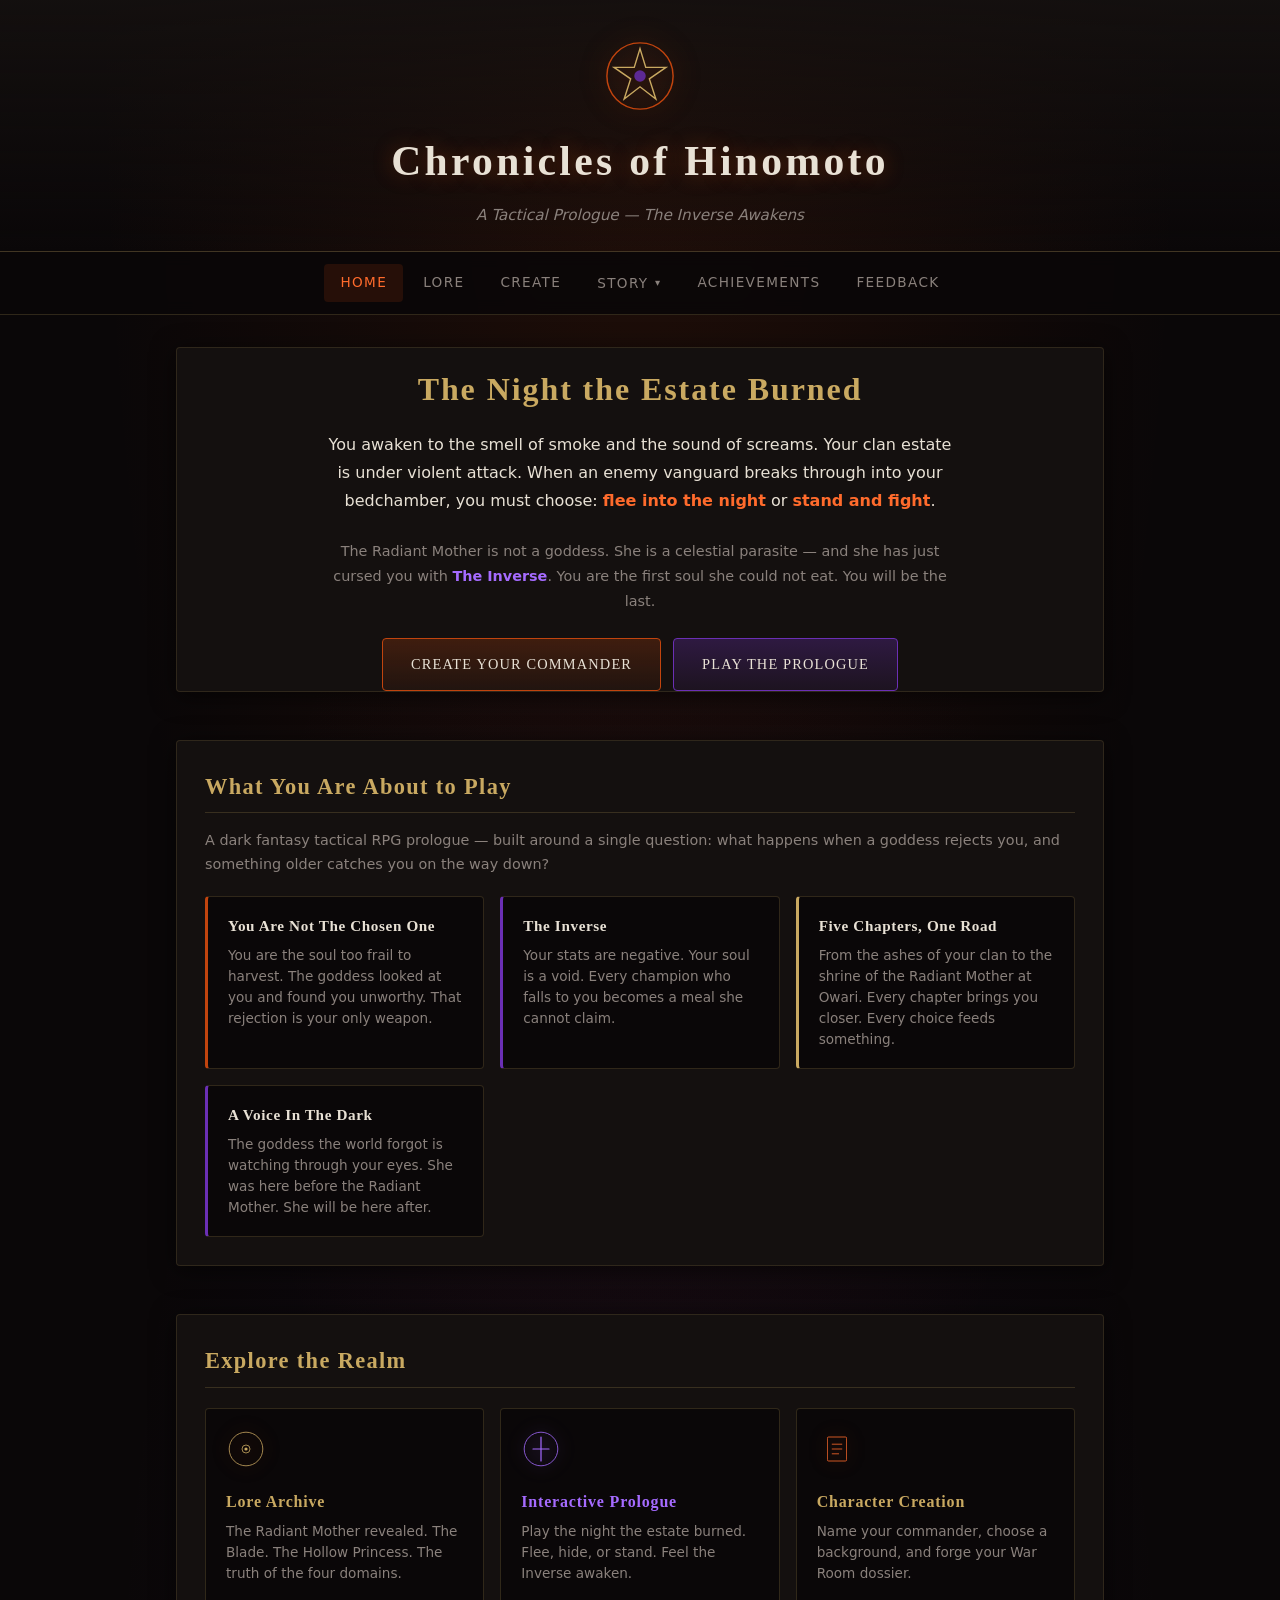
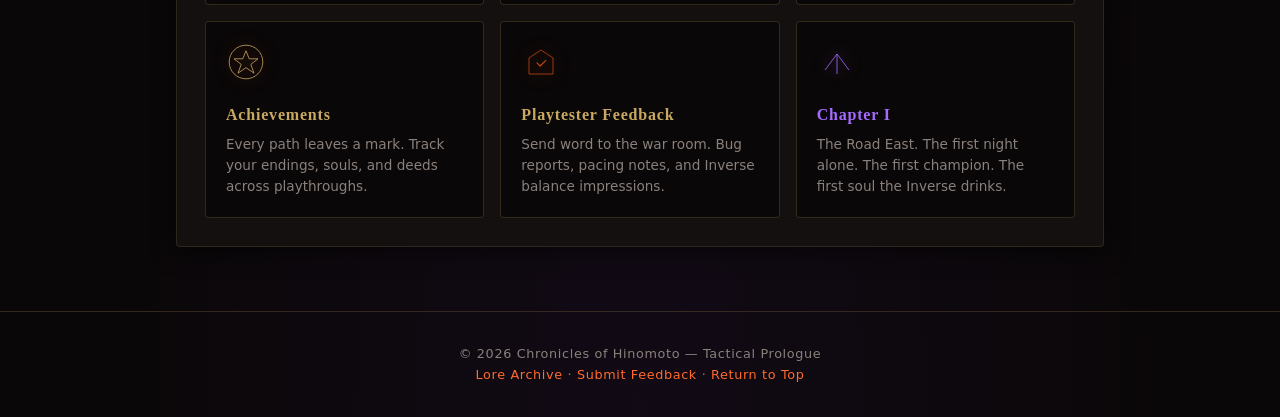
<file: index.html>
<!DOCTYPE html>
<html lang="en">
<head>
  <meta charset="UTF-8" />
  <meta name="viewport" content="width=device-width, initial-scale=1.0" />
  <title>Chronicles of Hinomoto – Tactical Prologue</title>
  <meta name="description" content="A dark fantasy, choice-driven tactical RPG prologue. Hunt the false goddess and reclaim the realm." />

  <link rel="stylesheet" href="styles.css" />

  <style>
    /* ---------- PAGE-SPECIFIC: LANDING HERO ---------- */
    .hero {
      text-align: center;
      padding: 1rem 0.5rem 0;
    }

    .hero h2 {
      font-family: var(--font-display);
      font-size: clamp(1.4rem, 3vw, 2rem);
      letter-spacing: 0.06em;
      color: var(--gold);
      border: none;
      margin-bottom: 1rem;
      padding: 0;
    }

    .hero p {
      max-width: 640px;
      margin: 0 auto 1.5rem;
      color: var(--bone);
      font-size: 1rem;
      line-height: 1.75;
    }

    .hero p.muted {
      color: var(--ash);
      font-size: 0.9rem;
    }

    .cta-row {
      display: flex;
      flex-wrap: wrap;
      gap: 0.75rem;
      justify-content: center;
      margin-top: 1.25rem;
    }

    .cta-row .btn {
      margin: 0;
      padding: 0.85rem 1.75rem;
      font-size: 0.9rem;
    }

    .link-grid {
      display: grid;
      grid-template-columns: repeat(auto-fit, minmax(220px, 1fr));
      gap: 1rem;
      margin-top: 1.25rem;
    }

    .link-card {
      display: flex;
      flex-direction: column;
      background: var(--bg-void);
      border: 1px solid rgba(201, 169, 97, 0.2);
      border-radius: var(--radius);
      padding: 1.25rem;
      text-decoration: none;
      color: var(--bone);
      transition: border-color 0.2s, box-shadow 0.2s, transform 0.15s;
    }

    .link-card:hover,
    .link-card:focus {
      border-color: var(--ember);
      box-shadow: 0 0 22px rgba(193, 68, 14, 0.25);
      transform: translateY(-2px);
      outline: none;
    }

    .link-card .card-icon {
      width: 40px;
      height: 40px;
      margin-bottom: 0.75rem;
      filter: drop-shadow(0 0 8px rgba(193, 68, 14, 0.5));
    }

    .link-card h3 {
      font-family: var(--font-display);
      color: var(--gold);
      font-size: 1rem;
      letter-spacing: 0.05em;
      margin: 0 0 0.4rem;
    }

    .link-card p {
      font-size: 0.85rem;
      color: var(--ash);
      margin: 0;
      line-height: 1.55;
    }

    .link-card.inverse:hover,
    .link-card.inverse:focus {
      border-color: var(--inverse);
      box-shadow: 0 0 22px rgba(165, 107, 255, 0.3);
    }

    .link-card.inverse .card-icon {
      filter: drop-shadow(0 0 8px rgba(165, 107, 255, 0.6));
    }

    .link-card.inverse h3 {
      color: var(--inverse-glow);
    }

    .pillar-grid {
      display: grid;
      grid-template-columns: repeat(auto-fit, minmax(220px, 1fr));
      gap: 1rem;
      margin-top: 1.25rem;
    }

    .pillar {
      background: var(--bg-void);
      border: 1px solid rgba(201, 169, 97, 0.2);
      border-left: 3px solid var(--ember);
      border-radius: var(--radius);
      padding: 1.1rem 1.25rem;
      transition: border-color 0.3s, box-shadow 0.3s;
    }

    .pillar.inverse { border-left-color: var(--inverse); }
    .pillar.gold    { border-left-color: var(--gold); }

    .pillar h4 {
      font-family: var(--font-display);
      font-size: 0.95rem;
      color: var(--bone);
      letter-spacing: 0.04em;
      margin-bottom: 0.4rem;
    }

    .pillar p {
      font-size: 0.85rem;
      color: var(--ash);
      margin: 0;
      line-height: 1.55;
    }

    @media (max-width: 600px) {
      .cta-row .btn { width: 100%; text-align: center; }
    }
  </style>
</head>
<body id="top">

  <header class="site-header">
    <svg class="clan-crest" viewBox="0 0 100 100" aria-hidden="true" role="img">
      <circle cx="50" cy="50" r="46" fill="none" stroke="#c1440e" stroke-width="2"/>
      <path d="M50 12 L58 38 L86 38 L63 54 L72 82 L50 65 L28 82 L37 54 L14 38 L42 38 Z"
            fill="none" stroke="#c9a961" stroke-width="2"/>
      <circle cx="50" cy="50" r="8" fill="#6b2fb5" opacity="0.8"/>
    </svg>
    <h1>Chronicles of Hinomoto</h1>
    <p class="tagline">A Tactical Prologue &mdash; The Inverse Awakens</p>
  </header>

  <nav class="site-nav" aria-label="Primary">
    <ul>
      <li><a href="index.html" class="active">Home</a></li>
      <li><a href="lore.html">Lore</a></li>
      <li><a href="create.html">Create</a></li>

      <li class="dropdown">
        <button class="dropdown-toggle" type="button" aria-haspopup="true" aria-expanded="false">
          Story
        </button>
        <ul class="dropdown-menu" role="menu">
          <li><a href="prologue.html" role="menuitem">Prologue — The Night the Estate Burned</a></li>
          <li><a href="interlude.html" role="menuitem">Interlude — Dawn After the Fire</a></li>
          <li class="menu-divider" role="separator"></li>
          <li class="menu-header">The Road to Owari</li>
          <li><a href="chapter1.html" role="menuitem">Chapter I — The Road East</a></li>
          <li><a href="chapter2.html" role="menuitem">Chapter II — The Shrine of Ash</a></li>
          <li><a href="chapter3.html" role="menuitem">Chapter III — The Village of Salt</a></li>
          <li><a href="chapter4.html" role="menuitem">Chapter IV — The Three Years</a></li>
          <li><a href="chapter5.html" role="menuitem">Chapter V — The Shrine of Light</a></li>
        </ul>
      </li>

      <li><a href="achievements.html">Achievements</a></li>
      <li><a href="feedback.html">Feedback</a></li>
    </ul>
  </nav>

  <main>

    <section class="hero" aria-labelledby="hero-heading">
      <h2 id="hero-heading">The Night the Estate Burned</h2>
      <p>
        You awaken to the smell of smoke and the sound of screams. Your clan estate is under
        violent attack. When an enemy vanguard breaks through into your bedchamber, you must
        choose: <span class="ember-text">flee into the night</span> or
        <span class="ember-text">stand and fight</span>.
      </p>
      <p class="muted">
        The Radiant Mother is not a goddess. She is a celestial parasite &mdash; and she has
        just cursed you with <span class="inverse-text">The Inverse</span>. You are the first
        soul she could not eat. You will be the last.
      </p>

      <div class="cta-row">
        <a class="btn" href="create.html">Create Your Commander</a>
        <a class="btn inverse" href="prologue.html">Play the Prologue</a>
      </div>
    </section>

    <section aria-labelledby="pillars-heading">
      <h2 id="pillars-heading">What You Are About to Play</h2>
      <p class="muted">
        A dark fantasy tactical RPG prologue &mdash; built around a single question: what happens
        when a goddess rejects you, and something older catches you on the way down?
      </p>
      <div class="pillar-grid">
        <div class="pillar">
          <h4>You Are Not The Chosen One</h4>
          <p>
            You are the soul too frail to harvest. The goddess looked at you and found you
            unworthy. That rejection is your only weapon.
          </p>
        </div>
        <div class="pillar inverse">
          <h4>The Inverse</h4>
          <p>
            Your stats are negative. Your soul is a void. Every champion who falls to you
            becomes a meal she cannot claim.
          </p>
        </div>
        <div class="pillar gold">
          <h4>Five Chapters, One Road</h4>
          <p>
            From the ashes of your clan to the shrine of the Radiant Mother at Owari. Every
            chapter brings you closer. Every choice feeds something.
          </p>
        </div>
        <div class="pillar inverse">
          <h4>A Voice In The Dark</h4>
          <p>
            The goddess the world forgot is watching through your eyes. She was here before
            the Radiant Mother. She will be here after.
          </p>
        </div>
      </div>
    </section>

    <section aria-labelledby="explore-heading">
      <h2 id="explore-heading">Explore the Realm</h2>
      <div class="link-grid">

        <a class="link-card" href="lore.html">
          <svg class="card-icon" viewBox="0 0 100 100" aria-hidden="true">
            <circle cx="50" cy="50" r="42" fill="none" stroke="#c9a961" stroke-width="2"/>
            <circle cx="50" cy="50" r="10" fill="none" stroke="#c9a961" stroke-width="2"/>
            <circle cx="50" cy="50" r="4" fill="#c9a961"/>
          </svg>
          <h3>Lore Archive</h3>
          <p>The Radiant Mother revealed. The Blade. The Hollow Princess. The truth of the four domains.</p>
        </a>

        <a class="link-card inverse" href="prologue.html">
          <svg class="card-icon" viewBox="0 0 100 100" aria-hidden="true">
            <circle cx="50" cy="50" r="42" fill="none" stroke="#a56bff" stroke-width="2"/>
            <path d="M50 20 L50 80 M30 50 L70 50" stroke="#a56bff" stroke-width="3" stroke-linecap="round"/>
          </svg>
          <h3>Interactive Prologue</h3>
          <p>Play the night the estate burned. Flee, hide, or stand. Feel the Inverse awaken.</p>
        </a>

        <a class="link-card" href="create.html">
          <svg class="card-icon" viewBox="0 0 100 100" aria-hidden="true">
            <rect x="26" y="20" width="48" height="60" rx="3" fill="none" stroke="#ff6b2c" stroke-width="2"/>
            <path d="M38 38 H62 M38 50 H62 M38 62 H54" stroke="#ff6b2c" stroke-width="2" stroke-linecap="round"/>
          </svg>
          <h3>Character Creation</h3>
          <p>Name your commander, choose a background, and forge your War Room dossier.</p>
        </a>

        <a class="link-card" href="achievements.html">
          <svg class="card-icon" viewBox="0 0 100 100" aria-hidden="true">
            <circle cx="50" cy="50" r="42" fill="none" stroke="#c9a961" stroke-width="2"/>
            <path d="M50 22 L58 42 L80 42 L62 56 L70 78 L50 64 L30 78 L38 56 L20 42 L42 42 Z"
                  fill="none" stroke="#c9a961" stroke-width="2" stroke-linejoin="round"/>
          </svg>
          <h3>Achievements</h3>
          <p>Every path leaves a mark. Track your endings, souls, and deeds across playthroughs.</p>
        </a>

        <a class="link-card" href="feedback.html">
          <svg class="card-icon" viewBox="0 0 100 100" aria-hidden="true">
            <path d="M20 40 L50 20 L80 40 L80 80 L20 80 Z" fill="none" stroke="#c1440e" stroke-width="2"/>
            <path d="M40 52 L48 60 L62 46" fill="none" stroke="#c1440e" stroke-width="3" stroke-linecap="round" stroke-linejoin="round"/>
          </svg>
          <h3>Playtester Feedback</h3>
          <p>Send word to the war room. Bug reports, pacing notes, and Inverse balance impressions.</p>
        </a>

        <a class="link-card inverse" href="chapter1.html">
          <svg class="card-icon" viewBox="0 0 100 100" aria-hidden="true">
            <path d="M20 70 L50 30 L80 70" fill="none" stroke="#a56bff" stroke-width="2" stroke-linejoin="round"/>
            <path d="M50 30 L50 80" stroke="#a56bff" stroke-width="2"/>
          </svg>
          <h3>Chapter I</h3>
          <p>The Road East. The first night alone. The first champion. The first soul the Inverse drinks.</p>
        </a>

      </div>
    </section>

  </main>

  <footer class="site-footer">
    <p>&copy; <span id="year"></span> Chronicles of Hinomoto &mdash; Tactical Prologue</p>
    <p>
      <a href="lore.html">Lore Archive</a> &middot;
      <a href="feedback.html">Submit Feedback</a> &middot;
      <a href="#top">Return to Top</a>
    </p>
  </footer>

  <script>
    document.getElementById("year").textContent = new Date().getFullYear();

    const dropdown = document.querySelector("nav.site-nav .dropdown");
    const dropdownToggle = dropdown ? dropdown.querySelector(".dropdown-toggle") : null;

    if (dropdown && dropdownToggle) {
      dropdownToggle.addEventListener("click", (e) => {
        e.stopPropagation();
        dropdown.classList.toggle("open");
        const expanded = dropdown.classList.contains("open");
        dropdownToggle.setAttribute("aria-expanded", expanded ? "true" : "false");
      });

      document.addEventListener("click", (e) => {
        if (!dropdown.contains(e.target)) {
          dropdown.classList.remove("open");
          dropdownToggle.setAttribute("aria-expanded", "false");
        }
      });

      document.addEventListener("keydown", (e) => {
        if (e.key === "Escape") {
          dropdown.classList.remove("open");
          dropdownToggle.setAttribute("aria-expanded", "false");
        }
      });
    }
  </script>
</body>
</html>
</file>
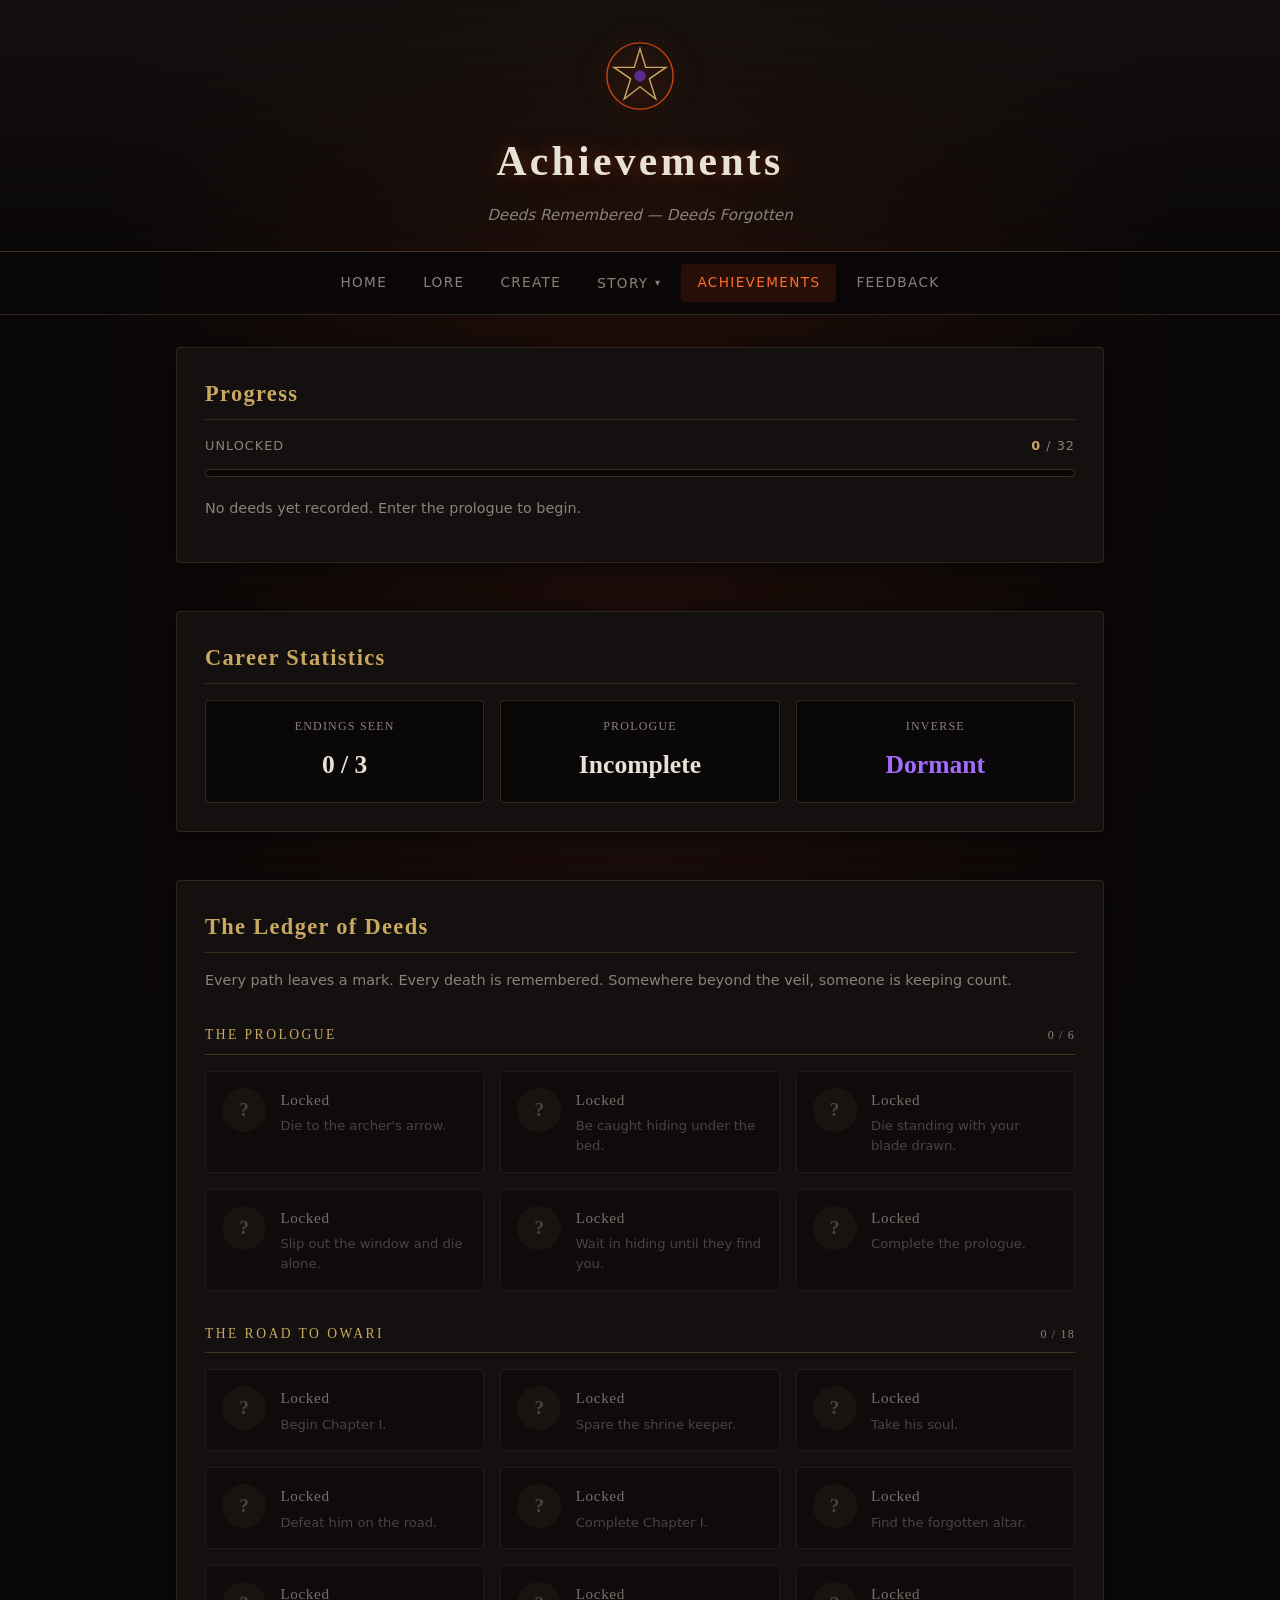
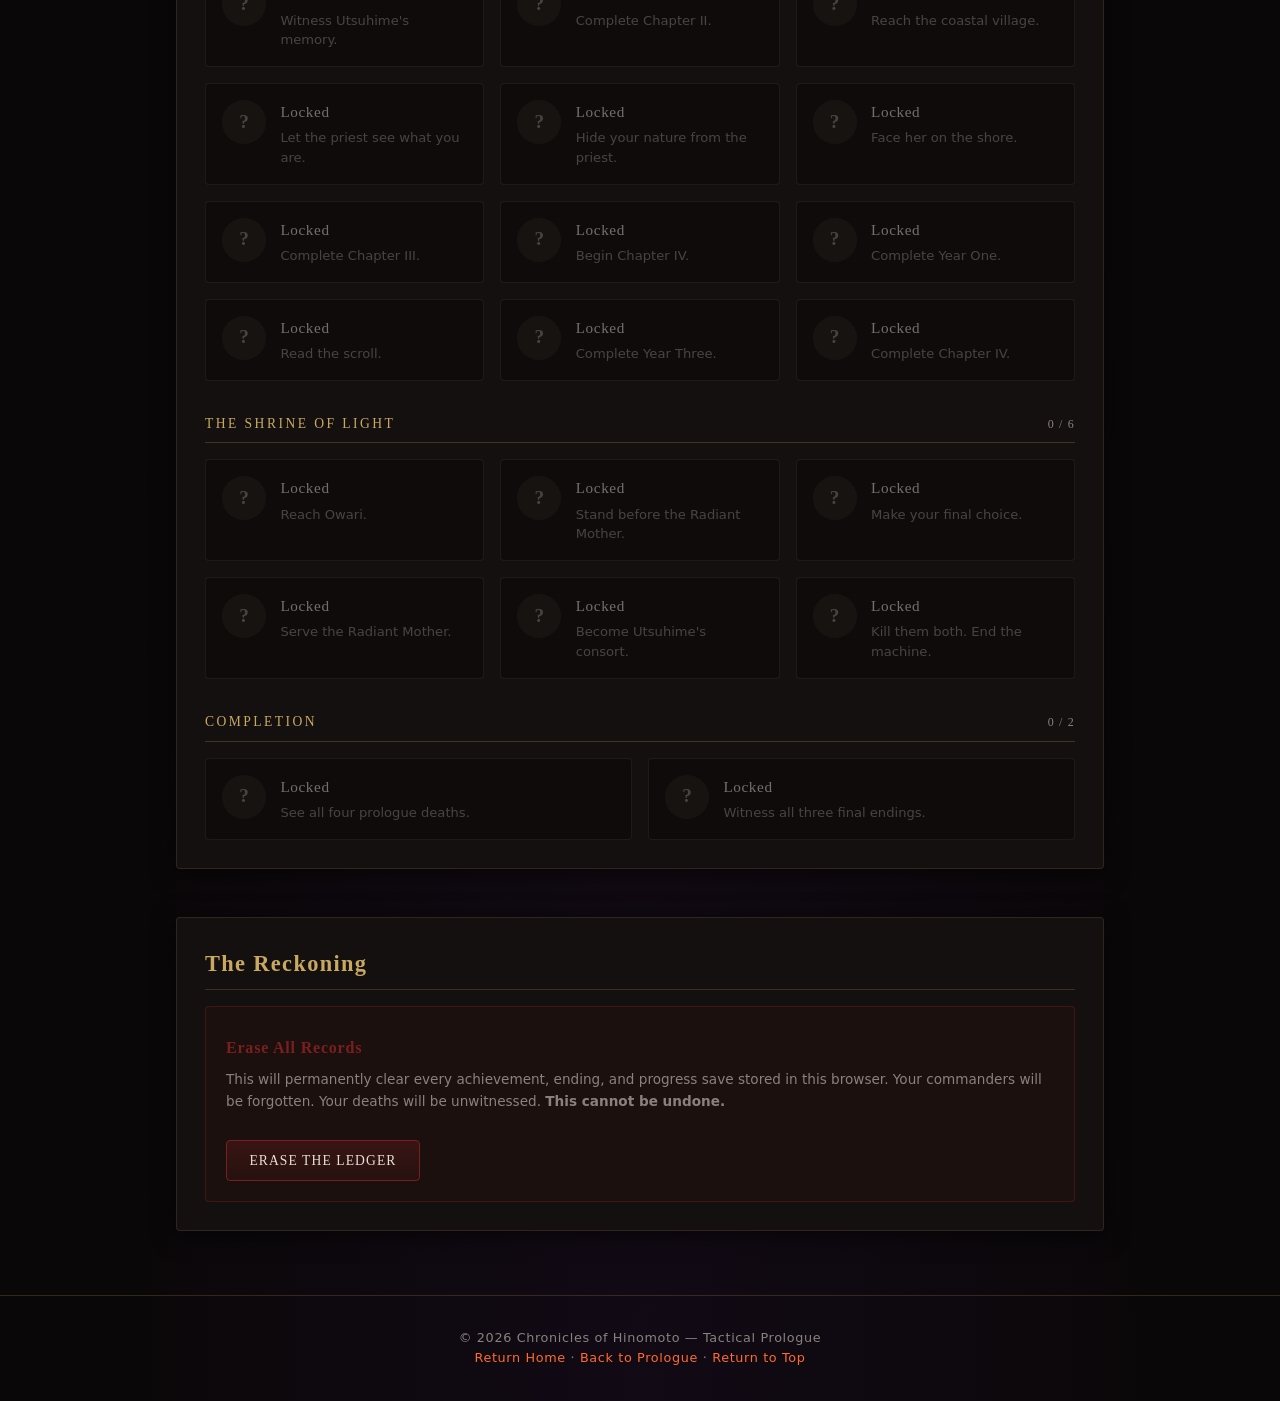
<file: achievements.html>
<!DOCTYPE html>
<html lang="en">
<head>
  <meta charset="UTF-8" />
  <meta name="viewport" content="width=device-width, initial-scale=1.0" />
  <title>Achievements – Chronicles of Hinomoto</title>
  <meta name="description" content="Track your progress across every path, ending, and soul claimed." />

  <link rel="stylesheet" href="styles.css" />

  <style>
    /* ---------- PROGRESS BAR ---------- */
    .progress-bar {
      width: 100%;
      height: 8px;
      background: var(--bg-void);
      border: 1px solid rgba(201, 169, 97, 0.25);
      border-radius: 999px;
      overflow: hidden;
      margin: 0.75rem 0 1.25rem;
    }

    .progress-bar .fill {
      height: 100%;
      background: linear-gradient(90deg, var(--gold), var(--ember-glow));
      width: 0%;
      transition: width 0.8s ease;
      box-shadow: 0 0 12px rgba(201, 169, 97, 0.6);
    }

    .progress-label {
      display: flex;
      justify-content: space-between;
      font-size: 0.8rem;
      color: var(--ash);
      text-transform: uppercase;
      letter-spacing: 0.08em;
      margin-bottom: 0.4rem;
    }

    .progress-label strong { color: var(--gold); font-weight: 700; }

    /* ---------- STATS ---------- */
    .stats-grid {
      display: grid;
      grid-template-columns: repeat(auto-fit, minmax(160px, 1fr));
      gap: 1rem;
      margin-top: 1rem;
    }

    .stat-card {
      background: var(--bg-void);
      border: 1px solid rgba(201, 169, 97, 0.2);
      border-radius: var(--radius);
      padding: 1rem;
      text-align: center;
    }

    .stat-card .label {
      font-family: var(--font-display);
      font-size: 0.75rem;
      letter-spacing: 0.1em;
      text-transform: uppercase;
      color: var(--ash);
      margin-bottom: 0.5rem;
    }

    .stat-card .value {
      font-family: var(--font-display);
      font-size: 1.6rem;
      color: var(--bone);
      font-weight: 700;
    }

    .stat-card .value.gold { color: var(--gold); }
    .stat-card .value.inverse { color: var(--inverse-glow); }

    /* ---------- CATEGORY SECTIONS ---------- */
    .category-section {
      margin-top: 2rem;
    }

    .category-heading {
      font-family: var(--font-display);
      font-size: 0.85rem;
      letter-spacing: 0.18em;
      text-transform: uppercase;
      color: var(--gold);
      margin-bottom: 1rem;
      padding-bottom: 0.5rem;
      border-bottom: 1px solid rgba(201, 169, 97, 0.25);
      display: flex;
      justify-content: space-between;
      align-items: baseline;
    }

    .category-heading .category-count {
      font-size: 0.75rem;
      color: var(--ash);
      letter-spacing: 0.1em;
      font-weight: 400;
    }

    /* ---------- ACHIEVEMENT GRID ---------- */
    .achievements-grid {
      display: grid;
      grid-template-columns: repeat(auto-fit, minmax(260px, 1fr));
      gap: 1rem;
    }

    .achievement-card {
      display: flex;
      gap: 0.9rem;
      padding: 1rem;
      background: var(--bg-void);
      border: 1px solid rgba(201, 169, 97, 0.2);
      border-radius: var(--radius);
      align-items: flex-start;
      transition: border-color 0.3s, box-shadow 0.3s;
    }

    .achievement-card.locked {
      opacity: 0.45;
      filter: grayscale(0.6);
    }

    .achievement-card.unlocked {
      border-color: rgba(201, 169, 97, 0.55);
      box-shadow: 0 0 20px rgba(201, 169, 97, 0.15);
    }

    .achievement-card.unlocked .badge {
      background: radial-gradient(circle, var(--gold), rgba(201, 169, 97, 0.15));
      box-shadow: 0 0 14px rgba(201, 169, 97, 0.8);
    }

    .achievement-card .badge {
      width: 44px;
      height: 44px;
      border-radius: 50%;
      background: rgba(201, 169, 97, 0.1);
      flex-shrink: 0;
      display: flex;
      align-items: center;
      justify-content: center;
      font-family: var(--font-display);
      font-size: 1.2rem;
      color: var(--bone);
      transition: background 0.3s, box-shadow 0.3s;
    }

    .achievement-card.locked .badge::before {
      content: "?";
      font-weight: 700;
      color: var(--ash);
    }

    .achievement-card.unlocked .badge::before {
      content: "★";
      color: var(--bg-void);
      font-weight: 700;
    }

    .achievement-card .meta {
      display: flex;
      flex-direction: column;
      gap: 0.25rem;
      min-width: 0;
    }

    .achievement-card .title {
      font-family: var(--font-display);
      font-size: 0.95rem;
      letter-spacing: 0.04em;
      color: var(--bone);
    }

    .achievement-card.unlocked .title { color: var(--gold); }

    .achievement-card .desc {
      font-size: 0.82rem;
      color: var(--ash);
      line-height: 1.5;
    }

    .achievement-card .earned-at {
      font-size: 0.7rem;
      letter-spacing: 0.05em;
      text-transform: uppercase;
      color: var(--ember-glow);
      margin-top: 0.35rem;
    }

    /* ---------- DANGER ZONE ---------- */
    .danger-zone {
      margin-top: 1rem;
      padding: 1.25rem;
      border: 1px solid rgba(122, 31, 31, 0.4);
      background: rgba(122, 31, 31, 0.08);
      border-radius: var(--radius);
    }

    .danger-zone h3 {
      color: var(--blood);
      margin-top: 0;
      margin-bottom: 0.5rem;
      font-family: var(--font-display);
      letter-spacing: 0.05em;
      font-size: 1rem;
    }

    .danger-zone p {
      font-size: 0.85rem;
      color: var(--ash);
      margin-bottom: 0.75rem;
    }

    .btn.danger {
      border-color: var(--blood);
      background: linear-gradient(180deg, rgba(122, 31, 31, 0.3), rgba(122, 31, 31, 0.1));
    }

    .btn.danger:hover,
    .btn.danger:focus {
      box-shadow: 0 0 18px rgba(122, 31, 31, 0.6);
    }
  </style>
</head>
<body id="top">

  <header class="site-header">
    <svg class="clan-crest" viewBox="0 0 100 100" aria-hidden="true" role="img">
      <circle cx="50" cy="50" r="46" fill="none" stroke="#c1440e" stroke-width="2"/>
      <path d="M50 12 L58 38 L86 38 L63 54 L72 82 L50 65 L28 82 L37 54 L14 38 L42 38 Z"
            fill="none" stroke="#c9a961" stroke-width="2"/>
      <circle cx="50" cy="50" r="8" fill="#6b2fb5" opacity="0.8"/>
    </svg>
    <h1>Achievements</h1>
    <p class="tagline">Deeds Remembered &mdash; Deeds Forgotten</p>
  </header>

  <nav class="site-nav" aria-label="Primary">
    <ul>
      <li><a href="index.html">Home</a></li>
      <li><a href="lore.html">Lore</a></li>
      <li><a href="create.html">Create</a></li>

      <li class="dropdown">
        <button class="dropdown-toggle" type="button" aria-haspopup="true" aria-expanded="false">
          Story
        </button>
        <ul class="dropdown-menu" role="menu">
          <li><a href="prologue.html" role="menuitem">Prologue — The Night the Estate Burned</a></li>
          <li><a href="interlude.html" role="menuitem">Interlude — Dawn After the Fire</a></li>
          <li class="menu-divider" role="separator"></li>
          <li class="menu-header">The Road to Owari</li>
          <li><a href="chapter1.html" role="menuitem">Chapter I — The Road East</a></li>
          <li><a href="chapter2.html" role="menuitem">Chapter II — The Shrine of Ash</a></li>
          <li><a href="chapter3.html" role="menuitem">Chapter III — The Village of Salt</a></li>
          <li><a href="chapter4.html" role="menuitem">Chapter IV — The Three Years</a></li>
          <li><a href="chapter5.html" role="menuitem">Chapter V — The Shrine of Light</a></li>
        </ul>
      </li>

      <li><a href="achievements.html" class="active">Achievements</a></li>
      <li><a href="feedback.html">Feedback</a></li>
    </ul>
  </nav>

  <main>

    <section aria-labelledby="progress-heading">
      <h2 id="progress-heading">Progress</h2>
      <div class="progress-label">
        <span>Unlocked</span>
        <span><strong id="progress-count">0</strong> / <span id="progress-total">0</span></span>
      </div>
      <div class="progress-bar" role="progressbar" aria-labelledby="progress-heading">
        <div class="fill" id="progress-fill"></div>
      </div>
      <p class="muted" id="progress-flavor">No deeds yet recorded. Enter the prologue to begin.</p>
    </section>

    <section aria-labelledby="stats-heading">
      <h2 id="stats-heading">Career Statistics</h2>
      <div class="stats-grid">
        <div class="stat-card">
          <div class="label">Endings Seen</div>
          <div class="value" id="stat-endings">0 / 3</div>
        </div>
        <div class="stat-card">
          <div class="label">Prologue</div>
          <div class="value" id="stat-prologue">Incomplete</div>
        </div>
        <div class="stat-card">
          <div class="label">Inverse</div>
          <div class="value inverse" id="stat-inverse">Dormant</div>
        </div>
      </div>
    </section>

    <section aria-labelledby="achievements-heading">
      <h2 id="achievements-heading">The Ledger of Deeds</h2>
      <p class="muted">
        Every path leaves a mark. Every death is remembered. Somewhere beyond the veil,
        someone is keeping count.
      </p>

      <div id="achievements-container">
        <!-- Rendered by JavaScript, grouped by category -->
      </div>
    </section>

    <section aria-labelledby="danger-heading">
      <h2 id="danger-heading">The Reckoning</h2>
      <div class="danger-zone">
        <h3>Erase All Records</h3>
        <p>
          This will permanently clear every achievement, ending, and progress save stored in
          this browser. Your commanders will be forgotten. Your deaths will be unwitnessed.
          <strong>This cannot be undone.</strong>
        </p>
        <button class="btn danger" type="button" id="reset-all">Erase the Ledger</button>
      </div>
    </section>

  </main>

  <footer class="site-footer">
    <p>&copy; <span id="year"></span> Chronicles of Hinomoto &mdash; Tactical Prologue</p>
    <p>
      <a href="index.html">Return Home</a> &middot;
      <a href="prologue.html">Back to Prologue</a> &middot;
      <a href="#top">Return to Top</a>
    </p>
  </footer>

  <script>
    const $ = (sel, root = document) => root.querySelector(sel);
    document.getElementById("year").textContent = new Date().getFullYear();

    /* ---------- ACHIEVEMENTS GROUPED BY CATEGORY ---------- */
    const CATEGORIES = [
      {
        name: "The Prologue",
        achievements: {
          the_arrow:        { title: "Felled in Flight",       desc: "Die to the archer's arrow." },
          the_beheader:     { title: "No Sign of Escape",      desc: "Be caught hiding under the bed." },
          the_warrior:      { title: "The Last of the Clan",   desc: "Die standing with your blade drawn." },
          the_coward:       { title: "The Coward's Path",      desc: "Slip out the window and die alone." },
          the_patient:      { title: "The Patient",            desc: "Wait in hiding until they find you." },
          inverse_awakened: { title: "The Inverse Awakens",    desc: "Complete the prologue." }
        }
      },
      {
        name: "The Road to Owari",
        achievements: {
          chapter1_begin:    { title: "The Road East",         desc: "Begin Chapter I." },
          chapter1_mercy:    { title: "The Bread He Gave",     desc: "Spare the shrine keeper." },
          chapter1_kill:     { title: "The Shrine Keeper",     desc: "Take his soul." },
          chapter1_champion: { title: "The First Champion",    desc: "Defeat him on the road." },
          chapter1_complete: { title: "The Road Continues",    desc: "Complete Chapter I." },
          chapter2_begin:    { title: "The Shrine of Ash",     desc: "Find the forgotten altar." },
          chapter2_memory:   { title: "Ten Thousand Years Ago", desc: "Witness Utsuhime's memory." },
          chapter2_complete: { title: "The Prayer Cord",       desc: "Complete Chapter II." },
          chapter3_begin:    { title: "The Village of Salt",   desc: "Reach the coastal village." },
          chapter3_reveal:   { title: "The Blessing Burns",    desc: "Let the priest see what you are." },
          chapter3_conceal:  { title: "The Quiet Guest",       desc: "Hide your nature from the priest." },
          chapter3_champion: { title: "The Second Champion",   desc: "Face her on the shore." },
          chapter3_complete: { title: "Salt on the Wind",      desc: "Complete Chapter III." },
          chapter4_begin:    { title: "Three Years",           desc: "Begin Chapter IV." },
          chapter4_hunter:   { title: "The Hunter",            desc: "Complete Year One." },
          chapter4_learner:  { title: "The Learned",           desc: "Read the scroll." },
          chapter4_changed:  { title: "Something New",         desc: "Complete Year Three." },
          chapter4_complete: { title: "The Night Before Owari", desc: "Complete Chapter IV." }
        }
      },
      {
        name: "The Shrine of Light",
        achievements: {
          chapter5_begin:         { title: "The Shrine of Light",   desc: "Reach Owari." },
          chapter5_confrontation: { title: "Face to Face",          desc: "Stand before the Radiant Mother." },
          chapter5_choice:        { title: "The Last Question",     desc: "Make your final choice." },
          ending_dog:             { title: "The Dog",               desc: "Serve the Radiant Mother." },
          ending_consort:         { title: "The Consort",           desc: "Become Utsuhime's consort." },
          ending_godslayer:       { title: "The Godslayer",         desc: "Kill them both. End the machine." }
        }
      },
      {
        name: "Completion",
        achievements: {
          all_endings:       { title: "Every Death, Every Door", desc: "See all four prologue deaths." },
          all_three_endings: { title: "Master of Three Skies",   desc: "Witness all three final endings." }
        }
      }
    ];

    /* ---------- FLATTEN FOR COUNTING ---------- */
    const ALL_ACHIEVEMENTS = {};
    CATEGORIES.forEach(cat => {
      Object.assign(ALL_ACHIEVEMENTS, cat.achievements);
    });
    const TOTAL = Object.keys(ALL_ACHIEVEMENTS).length;

    /* ---------- LOAD STATE ---------- */
    function loadJSON(key, fallback) {
      try {
        const raw = localStorage.getItem(key);
        return raw ? JSON.parse(raw) : fallback;
      } catch (e) {
        return fallback;
      }
    }

    const earned   = loadJSON("hinomoto.achievements", {});
    const seen     = loadJSON("hinomoto.endingsSeen", []);
    const progress = loadJSON("hinomoto.progress", {});

    /* ---------- RENDER CATEGORIES ---------- */
    const container = $("#achievements-container");
    let unlockedCount = 0;

    CATEGORIES.forEach(category => {
      const ids = Object.keys(category.achievements);
      const catUnlocked = ids.filter(id => !!earned[id]).length;

      if (earned) {
        unlockedCount += catUnlocked;
      }

      const section = document.createElement("div");
      section.className = "category-section";

      const heading = document.createElement("div");
      heading.className = "category-heading";
      heading.innerHTML = `
        <span>${category.name}</span>
        <span class="category-count">${catUnlocked} / ${ids.length}</span>
      `;
      section.appendChild(heading);

      const grid = document.createElement("div");
      grid.className = "achievements-grid";

      ids.forEach(id => {
        const data = category.achievements[id];
        const isUnlocked = !!earned[id];

        const card = document.createElement("div");
        card.className = `achievement-card ${isUnlocked ? "unlocked" : "locked"}`;

        let earnedLine = "";
        if (isUnlocked && earned[id]) {
          const date = new Date(earned[id]);
          earnedLine = `<span class="earned-at">Unlocked ${date.toLocaleDateString()}</span>`;
        }

        card.innerHTML = `
          <div class="badge" aria-hidden="true"></div>
          <div class="meta">
            <span class="title">${isUnlocked ? data.title : "Locked"}</span>
            <span class="desc">${data.desc}</span>
            ${earnedLine}
          </div>
        `;
        grid.appendChild(card);
      });

      section.appendChild(grid);
      container.appendChild(section);
    });

    /* ---------- PROGRESS BAR ---------- */
    const percent = Math.round((unlockedCount / TOTAL) * 100);
    $("#progress-count").textContent = unlockedCount;
    $("#progress-total").textContent = TOTAL;
    $("#progress-fill").style.width = percent + "%";

    const flavor = $("#progress-flavor");
    if (unlockedCount === 0) {
      flavor.textContent = "No deeds yet recorded. Enter the prologue to begin.";
    } else if (unlockedCount === TOTAL) {
      flavor.textContent = "Every deed is remembered. The ledger is full.";
    } else if (unlockedCount >= TOTAL * 0.75) {
      flavor.textContent = "The realm will remember your name.";
    } else if (unlockedCount >= TOTAL * 0.5) {
      flavor.textContent = "You have walked more roads than most.";
    } else {
      flavor.textContent = "The hunt has only just begun.";
    }

    /* ---------- STATS ---------- */
    // Count only final endings (dog, consort, godslayer)
    const finalEndings = seen.filter(e => ["dog", "consort", "godslayer"].includes(e));
    $("#stat-endings").textContent = `${finalEndings.length} / 3`;
    $("#stat-prologue").textContent = progress.prologueComplete ? "Complete" : "Incomplete";
    $("#stat-inverse").textContent = progress.inverseActive ? "Active" : "Dormant";

    /* ---------- RESET ---------- */
    $("#reset-all").addEventListener("click", () => {
      const confirmed = confirm(
        "Erase all achievements, endings, and progress permanently?\n\nThis cannot be undone."
      );
      if (!confirmed) return;

      try {
        localStorage.removeItem("hinomoto.achievements");
        localStorage.removeItem("hinomoto.endingsSeen");
        localStorage.removeItem("hinomoto.progress");
      } catch (e) {}

      location.reload();
    });

    /* ---------- DROPDOWN TOGGLE ---------- */
    const dropdown = document.querySelector("nav.site-nav .dropdown");
    const dropdownToggle = dropdown ? dropdown.querySelector(".dropdown-toggle") : null;

    if (dropdown && dropdownToggle) {
      dropdownToggle.addEventListener("click", (e) => {
        e.stopPropagation();
        dropdown.classList.toggle("open");
        const expanded = dropdown.classList.contains("open");
        dropdownToggle.setAttribute("aria-expanded", expanded ? "true" : "false");
      });

      document.addEventListener("click", (e) => {
        if (!dropdown.contains(e.target)) {
          dropdown.classList.remove("open");
          dropdownToggle.setAttribute("aria-expanded", "false");
        }
      });

      document.addEventListener("keydown", (e) => {
        if (e.key === "Escape") {
          dropdown.classList.remove("open");
          dropdownToggle.setAttribute("aria-expanded", "false");
        }
      });
    }
  </script>
</body>
</html>
</file>
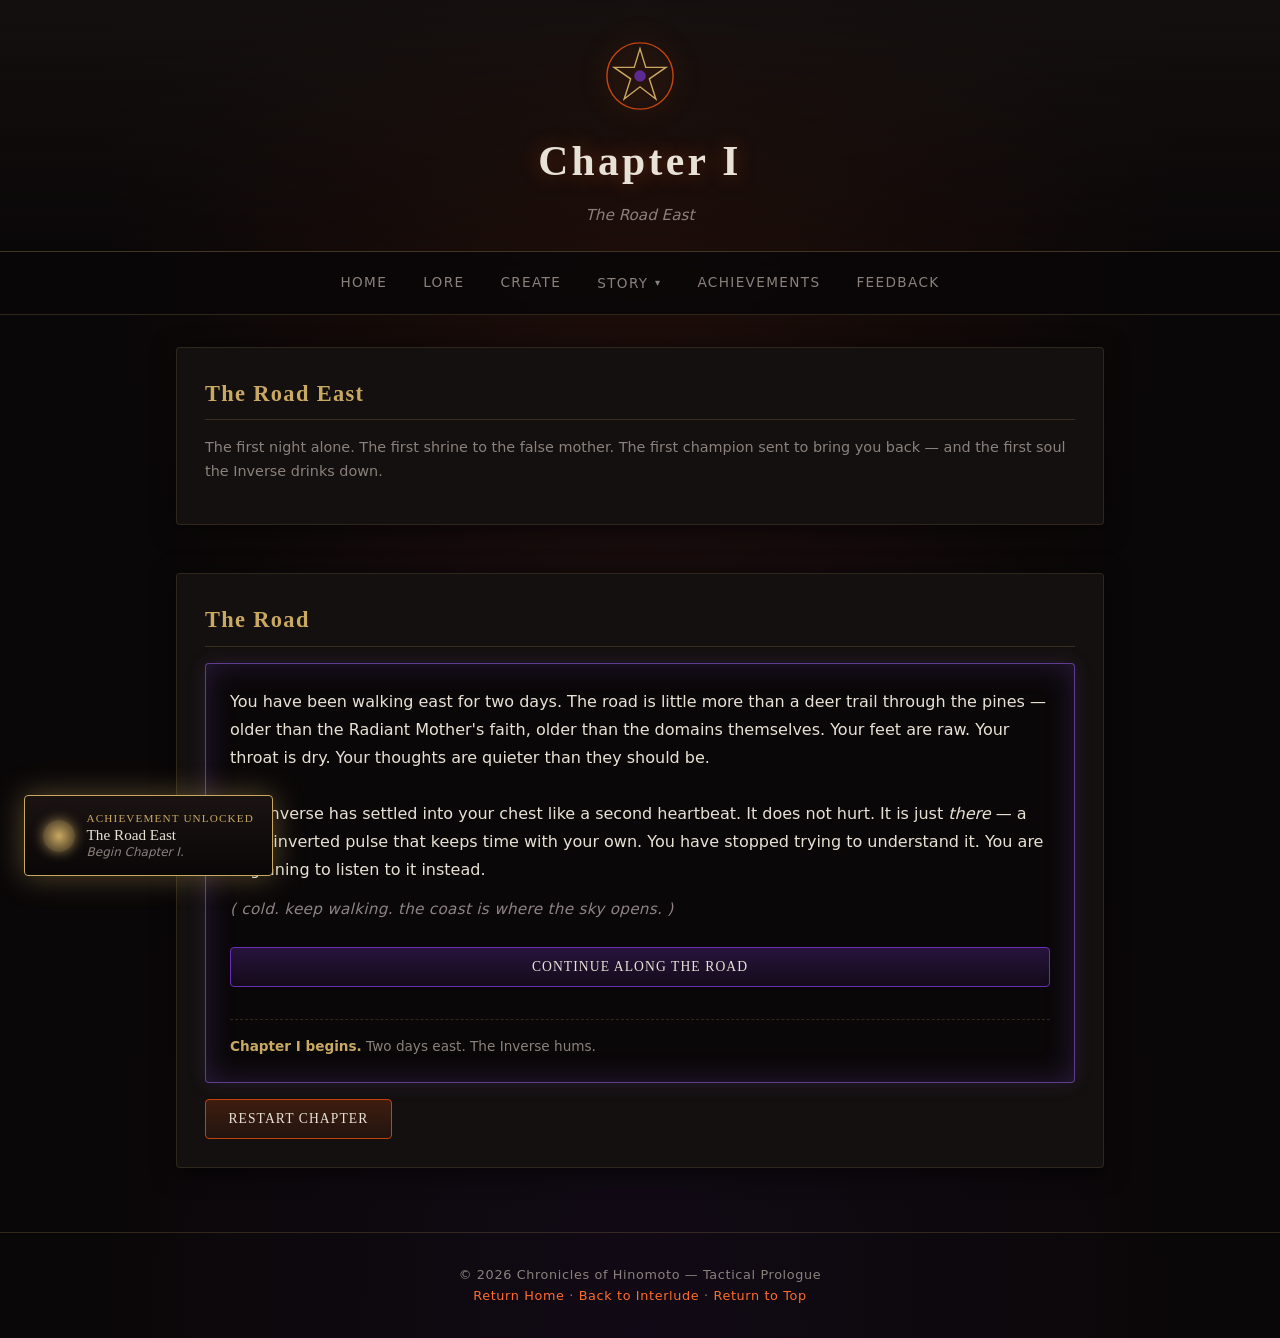
<file: chapter1.html>
<!DOCTYPE html>
<html lang="en">
<head>
  <meta charset="UTF-8" />
  <meta name="viewport" content="width=device-width, initial-scale=1.0" />
  <title>Chapter I – The Road East | Chronicles of Hinomoto</title>
  <meta name="description" content="Chapter I: The Road East. The first night alone. The first shrine. The first champion." />

  <link rel="stylesheet" href="styles.css" />

  <style>
    #chapter-viewport {
      background: var(--bg-void);
      border: 1px solid rgba(201, 169, 97, 0.4);
      border-radius: var(--radius);
      padding: 1.5rem;
      min-height: 220px;
      display: flex;
      flex-direction: column;
      gap: 1rem;
      transition: border-color 0.6s, box-shadow 0.6s, opacity 0.4s;
    }

    #chapter-viewport.road {
      border-color: rgba(165, 107, 255, 0.55);
      box-shadow: 0 0 30px rgba(165, 107, 255, 0.2) inset, 0 0 20px rgba(165, 107, 255, 0.12);
    }

    #chapter-viewport.shrine {
      border-color: rgba(201, 169, 97, 0.55);
      box-shadow: 0 0 30px rgba(201, 169, 97, 0.2) inset;
    }

    #chapter-viewport.combat {
      border-color: rgba(165, 107, 255, 0.8);
      box-shadow: 0 0 40px rgba(165, 107, 255, 0.35) inset, 0 0 24px rgba(165, 107, 255, 0.25);
    }

    #chapter-text {
      font-size: 1rem;
      line-height: 1.75;
      color: var(--bone);
    }

    .choices {
      display: flex;
      flex-direction: column;
      gap: 0.6rem;
      margin-top: 0.5rem;
    }

    .choices .btn { margin-top: 0; }

    .chapter-log {
      margin-top: 1rem;
      padding-top: 1rem;
      border-top: 1px dashed rgba(201, 169, 97, 0.2);
      font-size: 0.85rem;
      color: var(--ash);
    }

    .chapter-log strong { color: var(--gold); }

    /* ---------- ACHIEVEMENT TOAST ---------- */
    .achievement-toast {
      position: fixed;
      bottom: 1.5rem;
      left: 1.5rem;
      z-index: 200;
      background: linear-gradient(180deg, #1a1312, #0a0708);
      border: 1px solid var(--gold);
      border-radius: var(--radius);
      box-shadow: 0 0 30px rgba(201, 169, 97, 0.4);
      padding: 0.9rem 1.1rem;
      display: flex;
      align-items: center;
      gap: 0.75rem;
      max-width: 340px;
      transform: translateY(180%);
      transition: transform 0.5s ease;
      pointer-events: none;
    }

    .achievement-toast.visible { transform: translateY(0); }

    .achievement-toast .badge {
      width: 32px;
      height: 32px;
      border-radius: 50%;
      background: radial-gradient(circle, var(--gold), rgba(201, 169, 97, 0.15));
      flex-shrink: 0;
      box-shadow: 0 0 12px rgba(201, 169, 97, 0.7);
    }

    .achievement-toast .meta {
      display: flex;
      flex-direction: column;
      line-height: 1.3;
    }

    .achievement-toast .label {
      font-family: var(--font-display);
      font-size: 0.7rem;
      letter-spacing: 0.1em;
      text-transform: uppercase;
      color: var(--gold);
    }

    .achievement-toast .title {
      font-family: var(--font-display);
      font-size: 0.95rem;
      color: var(--bone);
    }

    .achievement-toast .desc {
      font-size: 0.75rem;
      color: var(--ash);
      font-style: italic;
    }

    @media (max-width: 600px) {
      .choices .btn { width: 100%; }
      .achievement-toast { left: 0.75rem; right: 0.75rem; bottom: 0.75rem; max-width: none; }
    }
  </style>
</head>
<body id="top">

  <header class="site-header">
    <svg class="clan-crest" viewBox="0 0 100 100" aria-hidden="true" role="img">
      <circle cx="50" cy="50" r="46" fill="none" stroke="#c1440e" stroke-width="2"/>
      <path d="M50 12 L58 38 L86 38 L63 54 L72 82 L50 65 L28 82 L37 54 L14 38 L42 38 Z"
            fill="none" stroke="#c9a961" stroke-width="2"/>
      <circle cx="50" cy="50" r="8" fill="#6b2fb5" opacity="0.8"/>
    </svg>
    <h1>Chapter I</h1>
    <p class="tagline">The Road East</p>
  </header>

  <nav class="site-nav" aria-label="Primary">
    <ul>
      <li><a href="index.html">Home</a></li>
      <li><a href="lore.html">Lore</a></li>
      <li><a href="create.html">Create</a></li>

      <li class="dropdown">
        <button class="dropdown-toggle" type="button" aria-haspopup="true" aria-expanded="false">
          Story
        </button>
        <ul class="dropdown-menu" role="menu">
          <li><a href="prologue.html" role="menuitem">Prologue — The Night the Estate Burned</a></li>
          <li><a href="interlude.html" role="menuitem">Interlude — Dawn After the Fire</a></li>
          <li class="menu-divider" role="separator"></li>
          <li class="menu-header">The Road to Owari</li>
          <li><a href="chapter1.html" class="current" role="menuitem">Chapter I — The Road East</a></li>
          <li><a href="chapter2.html" role="menuitem">Chapter II — The Shrine of Ash</a></li>
          <li><a href="chapter3.html" role="menuitem">Chapter III — The Village of Salt</a></li>
          <li><a href="chapter4.html" role="menuitem">Chapter IV — The Three Years</a></li>
          <li><a href="chapter5.html" role="menuitem">Chapter V — The Shrine of Light</a></li>
        </ul>
      </li>

      <li><a href="achievements.html">Achievements</a></li>
      <li><a href="feedback.html">Feedback</a></li>
    </ul>
  </nav>

  <main>

    <section aria-labelledby="chapter-intro">
      <h2 id="chapter-intro">The Road East</h2>
      <p class="muted" id="commander-line" style="display:none;">
        Commander on record: <strong id="commander-name-display"></strong>.
      </p>
      <p class="muted">
        The first night alone. The first shrine to the false mother. The first champion sent
        to bring you back &mdash; and the first soul the Inverse drinks down.
      </p>
    </section>

    <section id="chapter" aria-labelledby="chapter-heading">
      <h2 id="chapter-heading">The Road</h2>
      <div id="chapter-viewport" role="region" aria-live="polite">
        <div id="chapter-text">Loading&hellip;</div>
        <div class="choices" id="chapter-choices"></div>
        <div class="chapter-log" id="chapter-log" hidden></div>
      </div>
      <button class="btn" type="button" id="reset-chapter">Restart Chapter</button>
    </section>

  </main>

  <!-- ============================================
       ACHIEVEMENT TOAST
       ============================================ -->
  <div class="achievement-toast" id="achievement-toast" role="status" aria-live="polite">
    <span class="badge" aria-hidden="true"></span>
    <div class="meta">
      <span class="label">Achievement Unlocked</span>
      <span class="title" id="ach-title"></span>
      <span class="desc" id="ach-desc"></span>
    </div>
  </div>

  <footer class="site-footer">
    <p>&copy; <span id="year"></span> Chronicles of Hinomoto &mdash; Tactical Prologue</p>
    <p>
      <a href="index.html">Return Home</a> &middot;
      <a href="interlude.html">Back to Interlude</a> &middot;
      <a href="#top">Return to Top</a>
    </p>
  </footer>

  <script>
    const $ = (sel, root = document) => root.querySelector(sel);
    const $$ = (sel, root = document) => Array.from(root.querySelectorAll(sel));

    document.getElementById("year").textContent = new Date().getFullYear();

    let commanderName = "Unnamed Commander";

    try {
      const commander = JSON.parse(localStorage.getItem("hinomoto.commander") || "null");
      if (commander && commander.name) {
        commanderName = commander.name;
        $("#commander-line").style.display = "";
        $("#commander-name-display").textContent = commanderName;
      }
    } catch (e) {}

    const ACHIEVEMENTS = {
      chapter1_begin:    { title: "The Road East",         desc: "Begin Chapter I." },
      chapter1_mercy:    { title: "The Bread He Gave",     desc: "Spare the shrine keeper." },
      chapter1_kill:     { title: "The Shrine Keeper",     desc: "Take his soul." },
      chapter1_champion: { title: "The First Champion",    desc: "Defeat him on the road." },
      chapter1_complete: { title: "The Road Continues",    desc: "Complete Chapter I." }
    };

    function unlockAchievement(id) {
      try {
        const earned = JSON.parse(localStorage.getItem("hinomoto.achievements") || "{}");
        if (earned[id]) return;
        earned[id] = new Date().toISOString();
        localStorage.setItem("hinomoto.achievements", JSON.stringify(earned));

        const a = ACHIEVEMENTS[id];
        if (a) {
          const toast = $("#achievement-toast");
          $("#ach-title").textContent = a.title;
          $("#ach-desc").textContent = a.desc;
          toast.classList.add("visible");
          clearTimeout(window.__achTimer);
          window.__achTimer = setTimeout(() => toast.classList.remove("visible"), 3500);
        }
      } catch (e) {}
    }

    function getUtsuhimeTier() {
      const progress = JSON.parse(localStorage.getItem("hinomoto.progress") || "{}");
      const chapter = progress.chapter || 0;
      return Math.min(5, Math.max(2, chapter + 1));
    }

    const viewport   = $("#chapter-viewport");
    const chapterText = $("#chapter-text");
    const chapterChoices = $("#chapter-choices");
    const chapterLog = $("#chapter-log");

    function setText(html) { chapterText.innerHTML = html; }

    function setState(state) {
      viewport.classList.remove("road", "shrine", "combat");
      if (state) viewport.classList.add(state);
    }

    function whisper(line) {
      const tier = getUtsuhimeTier();
      chapterText.innerHTML +=
        `<span class="whisper-line whisper-tier-${tier}">( ${line} )</span>`;
    }

    function showChoices(buttons) {
      chapterChoices.innerHTML = buttons
        .map(b => `<button class="btn ${b.className || ''}" data-choice="${b.id}" type="button">${b.label}</button>`)
        .join("");
      bindChoices();
    }

    function clearChoices() { chapterChoices.innerHTML = ""; }

    function bindChoices() {
      $$("#chapter-choices .btn").forEach(btn => {
        btn.addEventListener("click", () => handleChoice(btn.dataset.choice));
      });
    }

    function log(html) {
      chapterLog.hidden = false;
      chapterLog.innerHTML = html;
    }

    function clearLog() {
      chapterLog.hidden = true;
      chapterLog.innerHTML = "";
    }

    function saveProgress(patch) {
      try {
        const existing = JSON.parse(localStorage.getItem("hinomoto.progress") || "{}");
        localStorage.setItem("hinomoto.progress", JSON.stringify({
          ...existing,
          chapter: 1,
          ...patch
        }));
      } catch (e) {}
    }

    function restartChapter() {
      setState("road");
      clearLog();
      unlockAchievement("chapter1_begin");
      saveProgress({ chapter1Started: true });

      setText(
        `You have been walking east for two days. The road is little more than a deer trail ` +
        `through the pines &mdash; older than the Radiant Mother's faith, older than the ` +
        `domains themselves. Your feet are raw. Your throat is dry. Your thoughts are ` +
        `quieter than they should be. ` +
        `<br><br>` +
        `The Inverse has settled into your chest like a second heartbeat. It does not hurt. ` +
        `It is just <em>there</em> &mdash; a cold, inverted pulse that keeps time with your own. ` +
        `You have stopped trying to understand it. You are beginning to listen to it instead.`
      );

      whisper("cold. keep walking. the coast is where the sky opens.");

      showChoices([
        { id: "to_shrine", label: "Continue Along the Road", className: "inverse" }
      ]);
      log(`<strong>Chapter I begins.</strong> Two days east. The Inverse hums.`);
    }

    function sceneShrine() {
      setState("shrine");
      setText(
        `By midday you come upon a shrine. Small. Modest. Not one of the great ones at Owari ` +
        `&mdash; just a roadside altar where travelers stop to pray before the long pass. ` +
        `<br><br>` +
        `The symbol above the gate is hers. Golden halo encircling a single eye. Incense ` +
        `curls from the altar inside. A shrine keeper sweeps the steps with a straw broom ` +
        `&mdash; an old man, bent but not frail, with the calm of someone who has kept this ` +
        `place for decades. ` +
        `<br><br>` +
        `He looks up at you as you approach. He smiles. ` +
        `<br><br>` +
        `<em>"Rest, traveler. You look like you have walked a long way."</em> ` +
        `<br><br>` +
        `You can feel the Inverse stir in your chest. His soul is right there. A small, ` +
        `quiet, well-worn thing. It would be so easy.`
      );

      whisper("kill him. he was already hers. his soul is only food she has not eaten yet.");

      showChoices([
        { id: "spare", label: "Rest. Do Not Touch Him.",       className: "" },
        { id: "kill",  label: "Take His Soul.",                className: "inverse" }
      ]);
      log(`<strong>The shrine keeper.</strong> He does not know what you are.`);
    }

    function sceneSpare() {
      setState("shrine");
      unlockAchievement("chapter1_mercy");

      setText(
        `You sit on the shrine steps. You do not speak. The keeper brings you water and a ` +
        `piece of bread and does not ask you any questions. He seems to know, somehow, that ` +
        `questions are the last thing you need. ` +
        `<br><br>` +
        `You eat. You drink. You watch the incense curl. You do not look at the golden eye ` +
        `above the gate. ` +
        `<br><br>` +
        `After a long while, the keeper says: ` +
        `<br><br>` +
        `<em>"You are running from something."</em> ` +
        `<br><br>` +
        `You do not answer. ` +
        `<br><br>` +
        `<em>"That is fine. Everyone who comes here is running from something. I do not need ` +
        `to know what."</em> ` +
        `<br><br>` +
        `He rises and returns to his sweeping. ` +
        `<br><br>` +
        `You leave the shrine an hour later, still whole, still human. You do not know why ` +
        `you spared him. You do not know if it matters.`
      );

      whisper("you did not have to do that. you will have to kill many others. but not him. remember that you did not have to do it.");

      showChoices([
        { id: "to_champion", label: "Continue East", className: "inverse" }
      ]);
      log(`<strong>Mercy.</strong> The shrine keeper lives. You carry his bread with you.`);
    }

    function sceneKill() {
      setState("combat");
      unlockAchievement("chapter1_kill");
      saveProgress({ chapter1SparedKeeper: false });

      setText(
        `You cross the courtyard before you can think about it. The keeper sees something ` +
        `in your eyes and his smile falters. He does not run. He does not scream. He just ` +
        `sets down the broom and closes his eyes. ` +
        `<br><br>` +
        `He knew. He must have known. Old shrine keepers always know. ` +
        `<br><br>` +
        `You kill him quickly. He does not suffer. That is the only mercy you have left ` +
        `to give him. ` +
        `<br><br>` +
        `His soul lifts from his body. Not in gold &mdash; in <span class="ash-text">black ` +
        `ash</span>. It curls inward, collapsing on itself, and then it turns to you. ` +
        `It flows into your chest. ` +
        `<br><br>` +
        `The Inverse drinks it down. ` +
        `<br><br>` +
        `And for the first time, you feel something else alongside the cold. A whisper of ` +
        `warmth. Deep inside. Not yours.`
      );

      whisper("yes. this is what we are. do not apologize. he would have died of old age in a few years anyway. you only took him early. he was going to be hers.");

      showChoices([
        { id: "to_champion", label: "Continue East", className: "inverse" }
      ]);
      log(`<strong>Kill.</strong> The shrine keeper's soul is yours.`);
    }

    function sceneChampion() {
      setState("combat");
      setText(
        `The champion finds you at dusk, three miles past the shrine. ` +
        `<br><br>` +
        `He is on horseback. He wears the Radiant Mother's gold on his cloak. His blade is ` +
        `drawn. His eyes are calm &mdash; not angry, not cruel. Just patient. The patience ` +
        `of a man who has done this many times. ` +
        `<br><br>` +
        `<em>"The estate called for help before it burned. We found no survivors. We found ` +
        `no bodies of the family. That means one of you is still alive."</em> ` +
        `<br><br>` +
        `He dismounts. He walks toward you. ` +
        `<br><br>` +
        `<em>"Come back with me. She will judge you. If you are worthy, she will bless you. ` +
        `If you are not, she will let you go. That is the law."</em> ` +
        `<br><br>` +
        `He does not know she has already judged you. He does not know what you carry.`
      );

      whisper("let him strike first. let the world see what happens when she tries to harvest a hole.");

      showChoices([
        { id: "stand", label: "Stand Your Ground", className: "inverse" }
      ]);
      log(`<strong>The champion.</strong> He has been sent to bring you back.`);
    }

    function sceneStand() {
      setState("combat");
      setText(
        `He swings first. Of course he does &mdash; you are a cursed thing, an anomaly, a ` +
        `thing that should not exist. His blade comes down on your shoulder and stops. ` +
        `<br><br>` +
        `Not because you block it. Because the Inverse <em>drinks it</em>. ` +
        `<br><br>` +
        `The divine blessing on his blade &mdash; the golden sheen of the Radiant Mother's ` +
        `light &mdash; dulls on contact. The steel that should have cut you cleanly instead ` +
        `scrapes against your skin like a children's toy. ` +
        `<br><br>` +
        `His eyes widen. For the first time in his life, he is <em>afraid</em>. ` +
        `<br><br>` +
        `You take his blade out of his hand. You do not need to swing it. His soul has ` +
        `already left him. He was not prepared to be <em>unmade</em>.` +
        `<br><br>` +
        `His soul turns <span class="ash-text">black like ash</span>. It curls into your ` +
        `chest. The Inverse drinks it down. ` +
        `<br><br>` +
        `You feel the warmth again. Stronger this time. Something inside you is growing. ` +
        `Something that has been waiting a long, long time.`
      );

      unlockAchievement("chapter1_champion");
      saveProgress({ chapter1KilledChampion: true });

      whisper("he was the first one who tried to bring you back to her. he will not be the last. each one you kill, i remember a little more. each one you kill, i am less broken.");

      showChoices([
        { id: "end", label: "Continue East", className: "inverse" }
      ]);
      log(`<strong>First champion.</strong> His soul is yours. Utsuhime grows stronger.`);
    }

    function sceneEnd() {
      setState("road");
      unlockAchievement("chapter1_complete");
      saveProgress({
        chapter1Complete: true,
        chapter: 1
      });

      setText(
        `You leave the body on the road. You do not take his blade &mdash; the blessing on ` +
        `it would rot in your hand. You do not take his gold. You only take the road, still ` +
        `pointing east, still pulling you toward the coast. ` +
        `<br><br>` +
        `The Inverse hums with every step. It feels different now. Fuller. The cold pulse ` +
        `in your chest has a second rhythm underneath it &mdash; a whisper that is not your ` +
        `own heartbeat, but beats alongside it. ` +
        `<br><br>` +
        `You do not know what you are becoming. ` +
        `<br><br>` +
        `You are beginning to suspect you are not becoming it <em>alone</em>.`
      );

      whisper("good. keep east. the shrine at owari is close. the next one who finds you will not be alone either. there will be more. there are always more.");

      showChoices([
        { id: "chapter2", label: "Continue to Chapter II", className: "inverse" }
      ]);
      log(`<strong>Chapter I complete.</strong> The road continues.`);
    }

    function handleChoice(choice) {
      switch (choice) {
        case "to_shrine":    return sceneShrine();
        case "spare":        return sceneSpare();
        case "kill":         return sceneKill();
        case "to_champion":  return sceneChampion();
        case "stand":        return sceneStand();
        case "end":          return sceneEnd();
        case "chapter2":     window.location.href = "chapter2.html"; return;
        default:             return;
      }
    }

    $("#reset-chapter").addEventListener("click", restartChapter);

    const dropdown = document.querySelector("nav.site-nav .dropdown");
    const dropdownToggle = dropdown ? dropdown.querySelector(".dropdown-toggle") : null;

    if (dropdown && dropdownToggle) {
      dropdownToggle.addEventListener("click", (e) => {
        e.stopPropagation();
        dropdown.classList.toggle("open");
        const expanded = dropdown.classList.contains("open");
        dropdownToggle.setAttribute("aria-expanded", expanded ? "true" : "false");
      });

      document.addEventListener("click", (e) => {
        if (!dropdown.contains(e.target)) {
          dropdown.classList.remove("open");
          dropdownToggle.setAttribute("aria-expanded", "false");
        }
      });

      document.addEventListener("keydown", (e) => {
        if (e.key === "Escape") {
          dropdown.classList.remove("open");
          dropdownToggle.setAttribute("aria-expanded", "false");
        }
      });
    }

    restartChapter();
  </script>
</body>
</html>
</file>
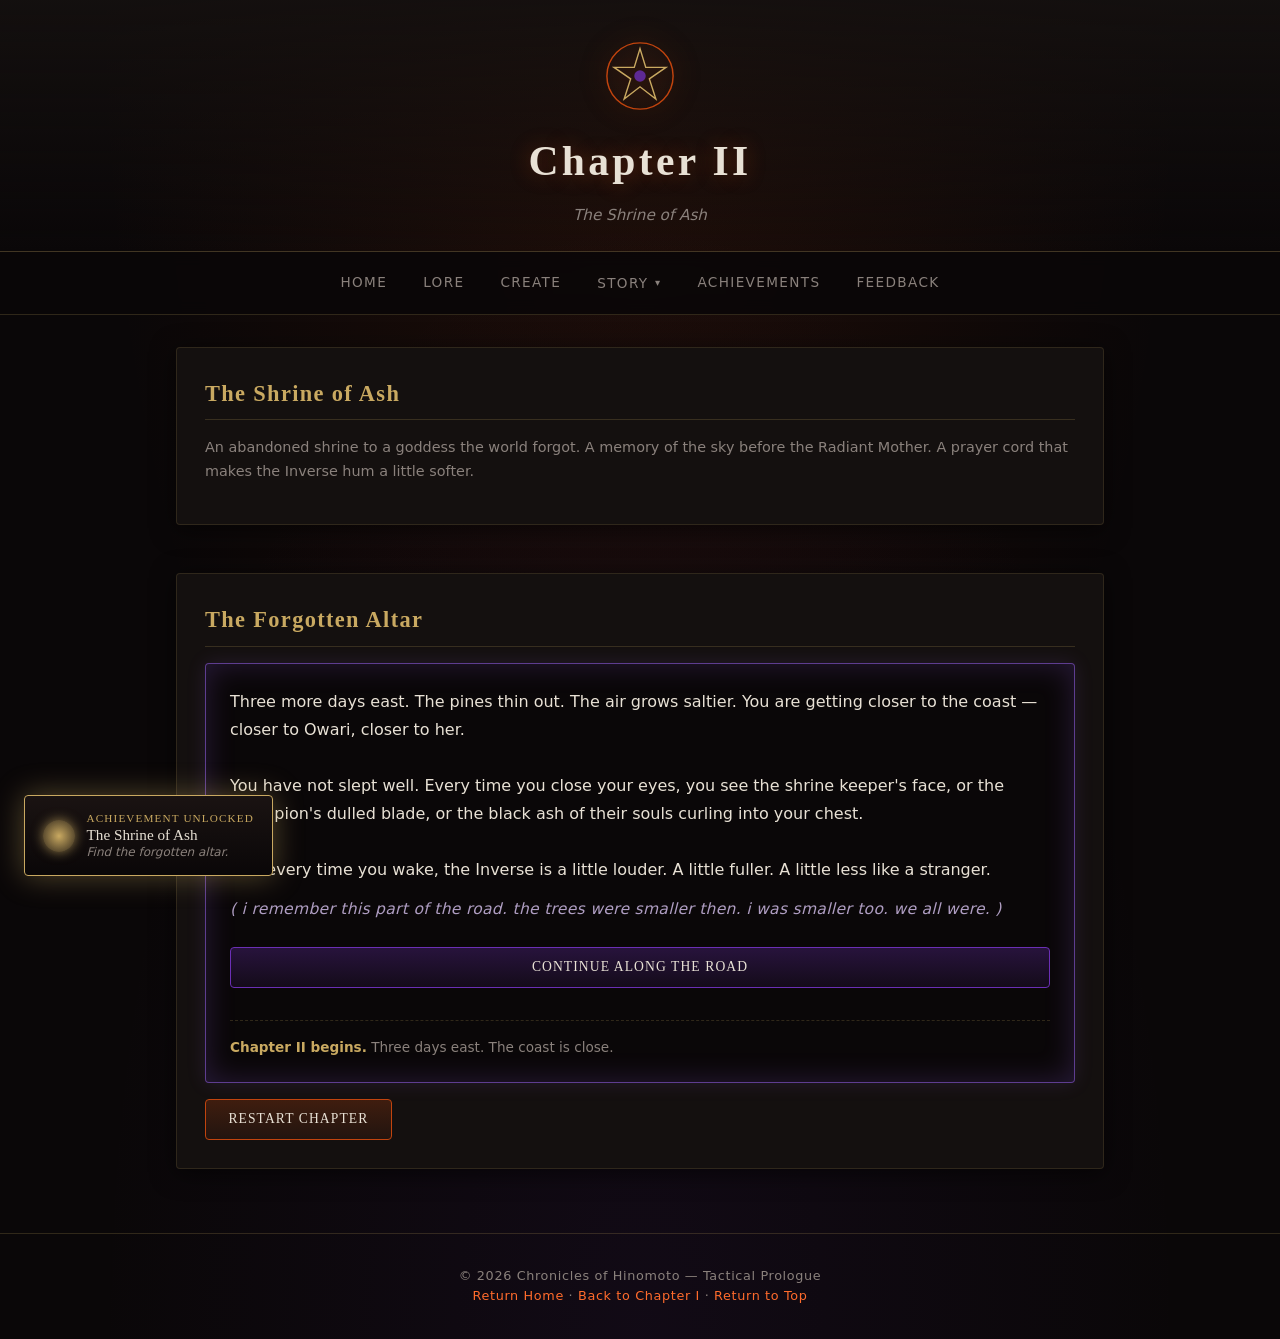
<file: chapter2.html>
<!DOCTYPE html>
<html lang="en">
<head>
  <meta charset="UTF-8" />
  <meta name="viewport" content="width=device-width, initial-scale=1.0" />
  <title>Chapter II – The Shrine of Ash | Chronicles of Hinomoto</title>
  <meta name="description" content="Chapter II: The Shrine of Ash. An abandoned altar to Utsuhime. A memory of the sky before the Radiant Mother." />

  <link rel="stylesheet" href="styles.css" />

  <style>
    #chapter-viewport {
      background: var(--bg-void);
      border: 1px solid rgba(201, 169, 97, 0.4);
      border-radius: var(--radius);
      padding: 1.5rem;
      min-height: 220px;
      display: flex;
      flex-direction: column;
      gap: 1rem;
      transition: border-color 0.6s, box-shadow 0.6s, opacity 0.4s;
    }

    #chapter-viewport.road {
      border-color: rgba(165, 107, 255, 0.55);
      box-shadow: 0 0 30px rgba(165, 107, 255, 0.2) inset, 0 0 20px rgba(165, 107, 255, 0.12);
    }

    #chapter-viewport.shrine {
      border-color: rgba(201, 169, 97, 0.5);
      box-shadow: 0 0 30px rgba(201, 169, 97, 0.2) inset;
    }

    #chapter-viewport.memory {
      border-color: rgba(165, 107, 255, 0.85);
      box-shadow: 0 0 50px rgba(165, 107, 255, 0.4) inset, 0 0 30px rgba(165, 107, 255, 0.3);
    }

    #chapter-text {
      font-size: 1rem;
      line-height: 1.75;
      color: var(--bone);
    }

    .choices {
      display: flex;
      flex-direction: column;
      gap: 0.6rem;
      margin-top: 0.5rem;
    }

    .choices .btn { margin-top: 0; }

    .chapter-log {
      margin-top: 1rem;
      padding-top: 1rem;
      border-top: 1px dashed rgba(201, 169, 97, 0.2);
      font-size: 0.85rem;
      color: var(--ash);
    }

    .chapter-log strong { color: var(--gold); }

    /* ---------- ACHIEVEMENT TOAST ---------- */
    .achievement-toast {
      position: fixed;
      bottom: 1.5rem;
      left: 1.5rem;
      z-index: 200;
      background: linear-gradient(180deg, #1a1312, #0a0708);
      border: 1px solid var(--gold);
      border-radius: var(--radius);
      box-shadow: 0 0 30px rgba(201, 169, 97, 0.4);
      padding: 0.9rem 1.1rem;
      display: flex;
      align-items: center;
      gap: 0.75rem;
      max-width: 340px;
      transform: translateY(180%);
      transition: transform 0.5s ease;
      pointer-events: none;
    }

    .achievement-toast.visible { transform: translateY(0); }

    .achievement-toast .badge {
      width: 32px;
      height: 32px;
      border-radius: 50%;
      background: radial-gradient(circle, var(--gold), rgba(201, 169, 97, 0.15));
      flex-shrink: 0;
      box-shadow: 0 0 12px rgba(201, 169, 97, 0.7);
    }

    .achievement-toast .meta {
      display: flex;
      flex-direction: column;
      line-height: 1.3;
    }

    .achievement-toast .label {
      font-family: var(--font-display);
      font-size: 0.7rem;
      letter-spacing: 0.1em;
      text-transform: uppercase;
      color: var(--gold);
    }

    .achievement-toast .title {
      font-family: var(--font-display);
      font-size: 0.95rem;
      color: var(--bone);
    }

    .achievement-toast .desc {
      font-size: 0.75rem;
      color: var(--ash);
      font-style: italic;
    }

    @media (max-width: 600px) {
      .choices .btn { width: 100%; }
      .achievement-toast { left: 0.75rem; right: 0.75rem; bottom: 0.75rem; max-width: none; }
    }
  </style>
</head>
<body id="top">

  <header class="site-header">
    <svg class="clan-crest" viewBox="0 0 100 100" aria-hidden="true" role="img">
      <circle cx="50" cy="50" r="46" fill="none" stroke="#c1440e" stroke-width="2"/>
      <path d="M50 12 L58 38 L86 38 L63 54 L72 82 L50 65 L28 82 L37 54 L14 38 L42 38 Z"
            fill="none" stroke="#c9a961" stroke-width="2"/>
      <circle cx="50" cy="50" r="8" fill="#6b2fb5" opacity="0.8"/>
    </svg>
    <h1>Chapter II</h1>
    <p class="tagline">The Shrine of Ash</p>
  </header>

  <nav class="site-nav" aria-label="Primary">
    <ul>
      <li><a href="index.html">Home</a></li>
      <li><a href="lore.html">Lore</a></li>
      <li><a href="create.html">Create</a></li>

      <li class="dropdown">
        <button class="dropdown-toggle" type="button" aria-haspopup="true" aria-expanded="false">
          Story
        </button>
        <ul class="dropdown-menu" role="menu">
          <li><a href="prologue.html" role="menuitem">Prologue — The Night the Estate Burned</a></li>
          <li><a href="interlude.html" role="menuitem">Interlude — Dawn After the Fire</a></li>
          <li class="menu-divider" role="separator"></li>
          <li class="menu-header">The Road to Owari</li>
          <li><a href="chapter1.html" role="menuitem">Chapter I — The Road East</a></li>
          <li><a href="chapter2.html" class="current" role="menuitem">Chapter II — The Shrine of Ash</a></li>
          <li><a href="chapter3.html" role="menuitem">Chapter III — The Village of Salt</a></li>
          <li><a href="chapter4.html" role="menuitem">Chapter IV — The Three Years</a></li>
          <li><a href="chapter5.html" role="menuitem">Chapter V — The Shrine of Light</a></li>
        </ul>
      </li>

      <li><a href="achievements.html">Achievements</a></li>
      <li><a href="feedback.html">Feedback</a></li>
    </ul>
  </nav>

  <main>

    <section aria-labelledby="chapter-intro">
      <h2 id="chapter-intro">The Shrine of Ash</h2>
      <p class="muted" id="commander-line" style="display:none;">
        Commander on record: <strong id="commander-name-display"></strong>.
      </p>
      <p class="muted">
        An abandoned shrine to a goddess the world forgot. A memory of the sky before the
        Radiant Mother. A prayer cord that makes the Inverse hum a little softer.
      </p>
    </section>

    <section id="chapter" aria-labelledby="chapter-heading">
      <h2 id="chapter-heading">The Forgotten Altar</h2>
      <div id="chapter-viewport" role="region" aria-live="polite">
        <div id="chapter-text">Loading&hellip;</div>
        <div class="choices" id="chapter-choices"></div>
        <div class="chapter-log" id="chapter-log" hidden></div>
      </div>
      <button class="btn" type="button" id="reset-chapter">Restart Chapter</button>
    </section>

  </main>

  <div class="achievement-toast" id="achievement-toast" role="status" aria-live="polite">
    <span class="badge" aria-hidden="true"></span>
    <div class="meta">
      <span class="label">Achievement Unlocked</span>
      <span class="title" id="ach-title"></span>
      <span class="desc" id="ach-desc"></span>
    </div>
  </div>

  <footer class="site-footer">
    <p>&copy; <span id="year"></span> Chronicles of Hinomoto &mdash; Tactical Prologue</p>
    <p>
      <a href="index.html">Return Home</a> &middot;
      <a href="chapter1.html">Back to Chapter I</a> &middot;
      <a href="#top">Return to Top</a>
    </p>
  </footer>

  <script>
    const $ = (sel, root = document) => root.querySelector(sel);
    const $$ = (sel, root = document) => Array.from(root.querySelectorAll(sel));

    document.getElementById("year").textContent = new Date().getFullYear();

    let commanderName = "Unnamed Commander";

    try {
      const commander = JSON.parse(localStorage.getItem("hinomoto.commander") || "null");
      if (commander && commander.name) {
        commanderName = commander.name;
        $("#commander-line").style.display = "";
        $("#commander-name-display").textContent = commanderName;
      }
    } catch (e) {}

    const ACHIEVEMENTS = {
      chapter2_begin:   { title: "The Shrine of Ash",        desc: "Find the forgotten altar." },
      chapter2_memory:  { title: "Ten Thousand Years Ago",   desc: "Witness Utsuhime's memory." },
      chapter2_complete:{ title: "The Prayer Cord",          desc: "Complete Chapter II." }
    };

    function unlockAchievement(id) {
      try {
        const earned = JSON.parse(localStorage.getItem("hinomoto.achievements") || "{}");
        if (earned[id]) return;
        earned[id] = new Date().toISOString();
        localStorage.setItem("hinomoto.achievements", JSON.stringify(earned));

        const a = ACHIEVEMENTS[id];
        if (a) {
          const toast = $("#achievement-toast");
          $("#ach-title").textContent = a.title;
          $("#ach-desc").textContent = a.desc;
          toast.classList.add("visible");
          clearTimeout(window.__achTimer);
          window.__achTimer = setTimeout(() => toast.classList.remove("visible"), 3500);
        }
      } catch (e) {}
    }

    function getUtsuhimeTier() {
      const progress = JSON.parse(localStorage.getItem("hinomoto.progress") || "{}");
      const chapter = progress.chapter || 0;
      return Math.min(5, Math.max(3, chapter + 1));
    }

    const viewport   = $("#chapter-viewport");
    const chapterText = $("#chapter-text");
    const chapterChoices = $("#chapter-choices");
    const chapterLog = $("#chapter-log");

    function setText(html) { chapterText.innerHTML = html; }

    function setState(state) {
      viewport.classList.remove("road", "shrine", "memory");
      if (state) viewport.classList.add(state);
    }

    function whisper(line) {
      const tier = getUtsuhimeTier();
      chapterText.innerHTML +=
        `<span class="whisper-line whisper-tier-${tier}">( ${line} )</span>`;
    }

    function showChoices(buttons) {
      chapterChoices.innerHTML = buttons
        .map(b => `<button class="btn ${b.className || ''}" data-choice="${b.id}" type="button">${b.label}</button>`)
        .join("");
      bindChoices();
    }

    function clearChoices() { chapterChoices.innerHTML = ""; }

    function bindChoices() {
      $$("#chapter-choices .btn").forEach(btn => {
        btn.addEventListener("click", () => handleChoice(btn.dataset.choice));
      });
    }

    function log(html) {
      chapterLog.hidden = false;
      chapterLog.innerHTML = html;
    }

    function clearLog() {
      chapterLog.hidden = true;
      chapterLog.innerHTML = "";
    }

    function saveProgress(patch) {
      try {
        const existing = JSON.parse(localStorage.getItem("hinomoto.progress") || "{}");
        localStorage.setItem("hinomoto.progress", JSON.stringify({
          ...existing,
          chapter: 2,
          ...patch
        }));
      } catch (e) {}
    }

    function restartChapter() {
      setState("road");
      clearLog();
      unlockAchievement("chapter2_begin");
      saveProgress({ chapter2Started: true });

      setText(
        `Three more days east. The pines thin out. The air grows saltier. You are getting ` +
        `closer to the coast &mdash; closer to Owari, closer to her. ` +
        `<br><br>` +
        `You have not slept well. Every time you close your eyes, you see the shrine keeper's ` +
        `face, or the champion's dulled blade, or the black ash of their souls curling into ` +
        `your chest. ` +
        `<br><br>` +
        `And every time you wake, the Inverse is a little louder. A little fuller. ` +
        `A little less like a stranger.`
      );

      whisper("i remember this part of the road. the trees were smaller then. i was smaller too. we all were.");

      showChoices([
        { id: "to_shrine", label: "Continue Along the Road", className: "inverse" }
      ]);
      log(`<strong>Chapter II begins.</strong> Three days east. The coast is close.`);
    }

    function sceneShrine() {
      setState("shrine");
      setText(
        `You find it by accident, an hour before dusk. ` +
        `<br><br>` +
        `A shrine. Not one of hers. Not one of the Radiant Mother's. ` +
        `<br><br>` +
        `This shrine is <em>old</em>. Older than the road, older than the pines, older than ` +
        `any map you have ever seen. The stone is cracked and moss-covered. The roof has ` +
        `collapsed on one side. There are no golden halos here, no single eyes, no incense ` +
        `burning at an altar. ` +
        `<br><br>` +
        `Just an empty doorway, and beyond it, a stone table where offerings were once laid. ` +
        `And above the doorway, carved in a script you do not recognize, a symbol. ` +
        `<br><br>` +
        `A crescent. Waning. Alone in the dark.`
      );

      whisper("i remember this place. i remember the children who lit incense here. they are gone now.");

      showChoices([
        { id: "enter", label: "Enter the Shrine", className: "inverse" }
      ]);
      log(`<strong>The forgotten shrine.</strong> Older than the faith.`);
    }

    function sceneEnter() {
      setState("shrine");
      setText(
        `You step inside. The air is cool and still. Moss on the stones. Dust on the altar. ` +
        `Something has not been disturbed here in a very long time. ` +
        `<br><br>` +
        `The Inverse begins to <em>hum</em>. Not the cold pulse you have grown used to. ` +
        `Something deeper. Something older. It resonates with the shrine itself, as if the ` +
        `two of them have been waiting for each other. ` +
        `<br><br>` +
        `You place your hand on the altar. ` +
        `<br><br>` +
        `And the world <em>bends</em>.`
      );

      whisper("you will see what i saw. do not be afraid. it is only a memory. it cannot hurt you.");

      showChoices([
        { id: "memory", label: "Let the Memory Take You", className: "inverse" }
      ]);
      log(`<strong>The altar.</strong> Something is happening.`);
    }

    function sceneMemory() {
      setState("memory");
      unlockAchievement("chapter2_memory");

      setText(
        `You are not in the shrine anymore. You are not in your body anymore. ` +
        `<br><br>` +
        `You are standing on a hill under a sky you have never seen. It is night. The stars ` +
        `are arranged differently &mdash; constellations you do not recognize, patterns that ` +
        `the world has forgotten. There are <em>two moons</em>. One large, one small, both ` +
        `silver-pale. ` +
        `<br><br>` +
        `Below you, a village sleeps. Wooden houses with thatched roofs. Rice fields. A ` +
        `stream catching the light of the two moons. It is a quiet place. It is a happy ` +
        `place. ` +
        `<br><br>` +
        `And above it all &mdash; above the village, above the fields, above the two moons ` +
        `&mdash; there is a figure in the sky. ` +
        `<br><br>` +
        `A woman. Not the Radiant Mother. Not the golden halo. ` +
        `<br><br>` +
        `A woman with long dark hair, drifting in a cosmic wind, silhouetted in violet ` +
        `light. Her eyes are closed. Her hands are open. She is not watching the village. ` +
        `She is simply <em>present</em> with it &mdash; the way a mother is present with a ` +
        `sleeping child, the way a sky is present with the land. ` +
        `<br><br>` +
        `She is not feeding on anyone. She is not harvesting anyone. She is just <em>there</em>. ` +
        `And the village below does not know she exists, and does not need to. ` +
        `<br><br>` +
        `This is Utsuhime. This is what she was.`
      );

      whisper("this was my world. i did not need much. i only needed time.");

      showChoices([
        { id: "memory_2", label: "Watch Longer", className: "inverse" }
      ]);
      log(`<strong>The memory.</strong> A world before the Radiant Mother.`);
    }

    function sceneMemory2() {
      setState("memory");
      setText(
        `You watch for a long time. Nothing happens. That is the point. ` +
        `<br><br>` +
        `The village sleeps. The two moons drift. The woman in the sky opens her eyes for ` +
        `just a moment and looks down at the world below her &mdash; not hungrily, not ` +
        `possessively. Just to <em>see</em> it. To see the rice growing. To see the sleeping ` +
        `children. To see the stream catching the moonlight. ` +
        `<br><br>` +
        `She closes her eyes again. ` +
        `<br><br>` +
        `And then, very slowly, the sky begins to change. ` +
        `<br><br>` +
        `Something is arriving from the east. Something <em>gold</em>. A light that does not ` +
        `belong to any star or moon. It rises over the horizon like a sunrise that has no ` +
        `right to be there at midnight. The woman in the sky does not see it yet. She is ` +
        `still looking at the village. ` +
        `<br><br>` +
        `The light grows. The stars begin to disappear. The two moons dim. And somewhere, ` +
        `very far away, something laughs.`
      );

      whisper("do not watch what happens next. i do not want you to see me like that. i was not brave. i was not wise. i was only small.");

      showChoices([
        { id: "wake", label: "Wake Up", className: "inverse" }
      ]);
      log(`<strong>The memory breaks.</strong> You have seen enough.`);
    }

    function sceneWake() {
      setState("shrine");
      unlockAchievement("chapter2_complete");
      saveProgress({
        chapter2Complete: true,
        chapter: 2,
        sawUtsuhimeMemory: true
      });

      setText(
        `You are back in the shrine. Your hand is on the altar. The air is still cool and ` +
        `still. The Inverse hums quietly in your chest, as if it too has just returned from ` +
        `somewhere far away. ` +
        `<br><br>` +
        `On the altar, where there was nothing before, there is now a cord. ` +
        `<br><br>` +
        `It is woven from something pale and old &mdash; not silk, not cotton, something ` +
        `between. It is warm in your hand when you pick it up. Warmer than it should be. ` +
        `<br><br>` +
        `The Inverse hums a little softer when you wrap it around your wrist. ` +
        `<br><br>` +
        `You do not know what the cord is for. You only know it was left here for you, ` +
        `somehow, by a goddess who has not spoken to a mortal in ten thousand years.`
      );

      whisper("wear it. it does not protect you. it only reminds you that you do not need her protection. keep east. the coast is close now.");

      showChoices([
        { id: "chapter3", label: "Continue to Chapter III", className: "inverse" }
      ]);
      log(`<strong>Chapter II complete.</strong> You have seen her memory. You carry her cord.`);
    }

    function handleChoice(choice) {
      switch (choice) {
        case "to_shrine":   return sceneShrine();
        case "enter":       return sceneEnter();
        case "memory":      return sceneMemory();
        case "memory_2":    return sceneMemory2();
        case "wake":        return sceneWake();
        case "chapter3":    window.location.href = "chapter3.html"; return;
        default:            return;
      }
    }

    $("#reset-chapter").addEventListener("click", restartChapter);

    const dropdown = document.querySelector("nav.site-nav .dropdown");
    const dropdownToggle = dropdown ? dropdown.querySelector(".dropdown-toggle") : null;

    if (dropdown && dropdownToggle) {
      dropdownToggle.addEventListener("click", (e) => {
        e.stopPropagation();
        dropdown.classList.toggle("open");
        const expanded = dropdown.classList.contains("open");
        dropdownToggle.setAttribute("aria-expanded", expanded ? "true" : "false");
      });

      document.addEventListener("click", (e) => {
        if (!dropdown.contains(e.target)) {
          dropdown.classList.remove("open");
          dropdownToggle.setAttribute("aria-expanded", "false");
        }
      });

      document.addEventListener("keydown", (e) => {
        if (e.key === "Escape") {
          dropdown.classList.remove("open");
          dropdownToggle.setAttribute("aria-expanded", "false");
        }
      });
    }

    restartChapter();
  </script>
</body>
</html>
</file>
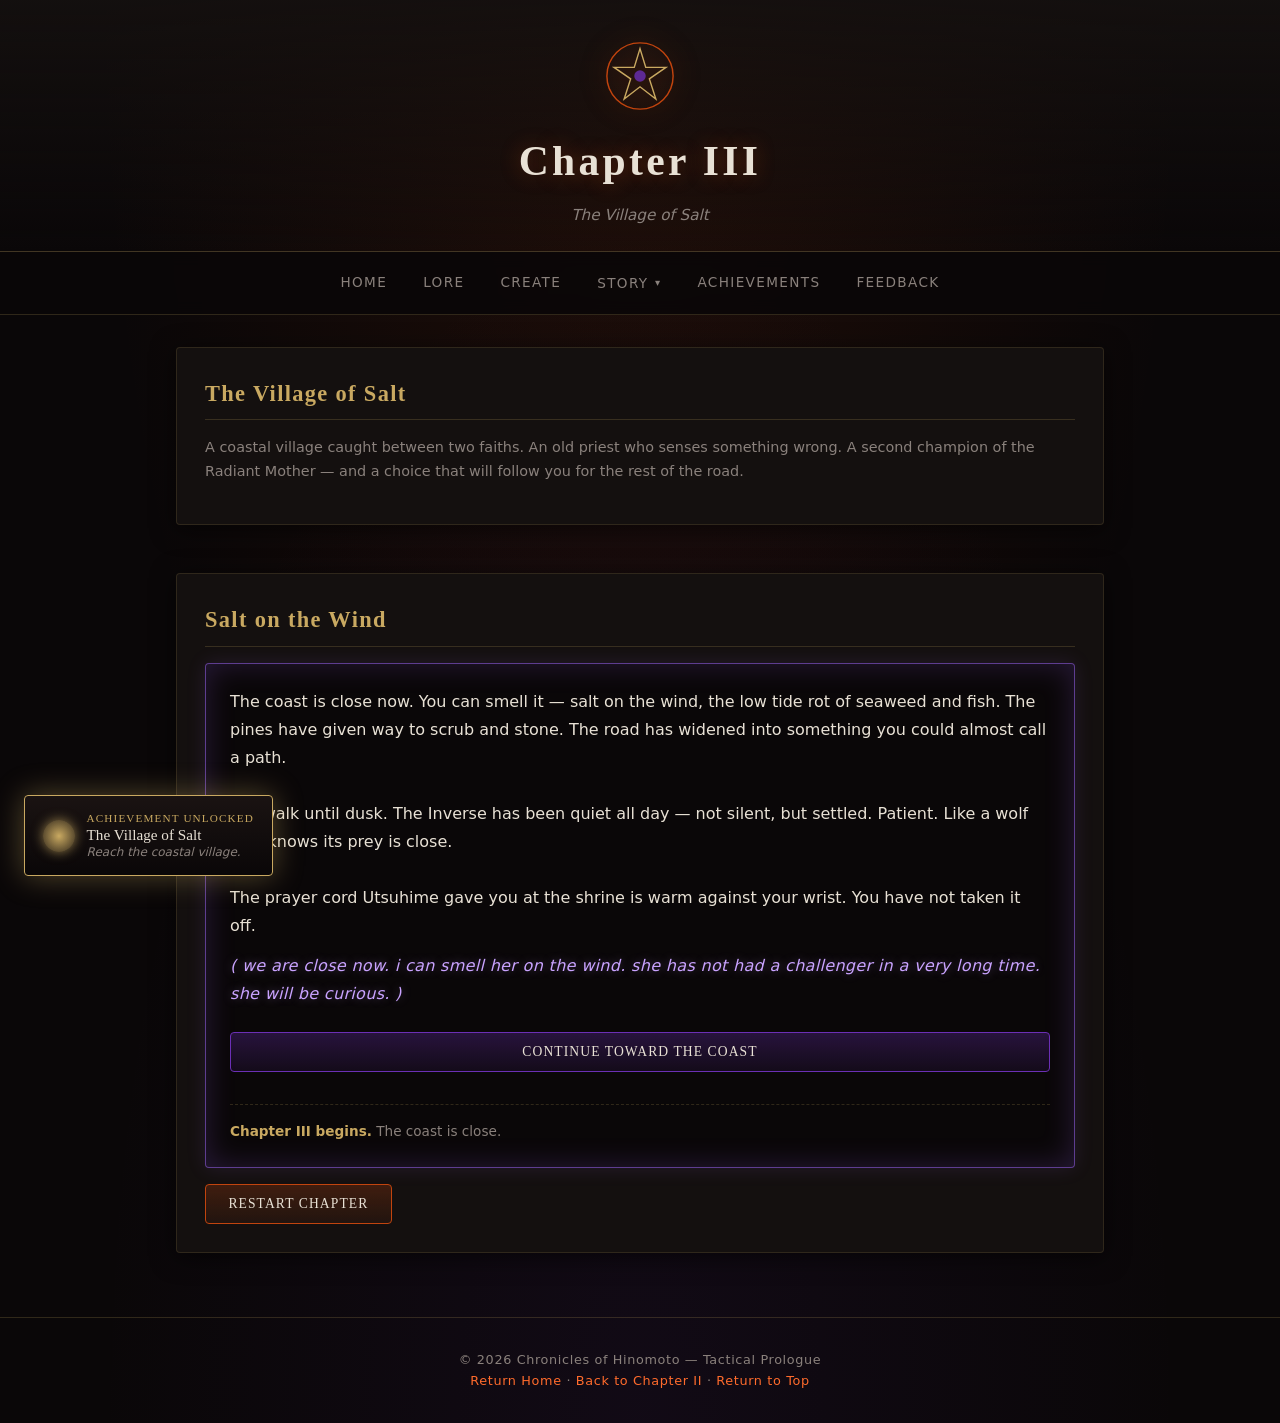
<file: chapter3.html>
<!DOCTYPE html>
<html lang="en">
<head>
  <meta charset="UTF-8" />
  <meta name="viewport" content="width=device-width, initial-scale=1.0" />
  <title>Chapter III – The Village of Salt | Chronicles of Hinomoto</title>
  <meta name="description" content="Chapter III: The Village of Salt. An old priest senses something wrong. A second champion arrives." />

  <link rel="stylesheet" href="styles.css" />

  <style>
    #chapter-viewport {
      background: var(--bg-void);
      border: 1px solid rgba(201, 169, 97, 0.4);
      border-radius: var(--radius);
      padding: 1.5rem;
      min-height: 220px;
      display: flex;
      flex-direction: column;
      gap: 1rem;
      transition: border-color 0.6s, box-shadow 0.6s, opacity 0.4s;
    }

    #chapter-viewport.road {
      border-color: rgba(165, 107, 255, 0.55);
      box-shadow: 0 0 30px rgba(165, 107, 255, 0.2) inset, 0 0 20px rgba(165, 107, 255, 0.12);
    }

    #chapter-viewport.village {
      border-color: rgba(232, 225, 213, 0.4);
      box-shadow: 0 0 30px rgba(232, 225, 213, 0.12) inset;
    }

    #chapter-viewport.priest {
      border-color: rgba(184, 166, 204, 0.55);
      box-shadow: 0 0 30px rgba(184, 166, 204, 0.2) inset;
    }

    #chapter-viewport.combat {
      border-color: rgba(165, 107, 255, 0.85);
      box-shadow: 0 0 40px rgba(165, 107, 255, 0.35) inset, 0 0 24px rgba(165, 107, 255, 0.25);
    }

    #chapter-text {
      font-size: 1rem;
      line-height: 1.75;
      color: var(--bone);
    }

    .choices {
      display: flex;
      flex-direction: column;
      gap: 0.6rem;
      margin-top: 0.5rem;
    }

    .choices .btn { margin-top: 0; }

    .chapter-log {
      margin-top: 1rem;
      padding-top: 1rem;
      border-top: 1px dashed rgba(201, 169, 97, 0.2);
      font-size: 0.85rem;
      color: var(--ash);
    }

    .chapter-log strong { color: var(--gold); }

    /* ---------- ACHIEVEMENT TOAST ---------- */
    .achievement-toast {
      position: fixed;
      bottom: 1.5rem;
      left: 1.5rem;
      z-index: 200;
      background: linear-gradient(180deg, #1a1312, #0a0708);
      border: 1px solid var(--gold);
      border-radius: var(--radius);
      box-shadow: 0 0 30px rgba(201, 169, 97, 0.4);
      padding: 0.9rem 1.1rem;
      display: flex;
      align-items: center;
      gap: 0.75rem;
      max-width: 340px;
      transform: translateY(180%);
      transition: transform 0.5s ease;
      pointer-events: none;
    }

    .achievement-toast.visible { transform: translateY(0); }

    .achievement-toast .badge {
      width: 32px;
      height: 32px;
      border-radius: 50%;
      background: radial-gradient(circle, var(--gold), rgba(201, 169, 97, 0.15));
      flex-shrink: 0;
      box-shadow: 0 0 12px rgba(201, 169, 97, 0.7);
    }

    .achievement-toast .meta {
      display: flex;
      flex-direction: column;
      line-height: 1.3;
    }

    .achievement-toast .label {
      font-family: var(--font-display);
      font-size: 0.7rem;
      letter-spacing: 0.1em;
      text-transform: uppercase;
      color: var(--gold);
    }

    .achievement-toast .title {
      font-family: var(--font-display);
      font-size: 0.95rem;
      color: var(--bone);
    }

    .achievement-toast .desc {
      font-size: 0.75rem;
      color: var(--ash);
      font-style: italic;
    }

    @media (max-width: 600px) {
      .choices .btn { width: 100%; }
      .achievement-toast { left: 0.75rem; right: 0.75rem; bottom: 0.75rem; max-width: none; }
    }
  </style>
</head>
<body id="top">

  <header class="site-header">
    <svg class="clan-crest" viewBox="0 0 100 100" aria-hidden="true" role="img">
      <circle cx="50" cy="50" r="46" fill="none" stroke="#c1440e" stroke-width="2"/>
      <path d="M50 12 L58 38 L86 38 L63 54 L72 82 L50 65 L28 82 L37 54 L14 38 L42 38 Z"
            fill="none" stroke="#c9a961" stroke-width="2"/>
      <circle cx="50" cy="50" r="8" fill="#6b2fb5" opacity="0.8"/>
    </svg>
    <h1>Chapter III</h1>
    <p class="tagline">The Village of Salt</p>
  </header>

  <nav class="site-nav" aria-label="Primary">
    <ul>
      <li><a href="index.html">Home</a></li>
      <li><a href="lore.html">Lore</a></li>
      <li><a href="create.html">Create</a></li>

      <li class="dropdown">
        <button class="dropdown-toggle" type="button" aria-haspopup="true" aria-expanded="false">
          Story
        </button>
        <ul class="dropdown-menu" role="menu">
          <li><a href="prologue.html" role="menuitem">Prologue — The Night the Estate Burned</a></li>
          <li><a href="interlude.html" role="menuitem">Interlude — Dawn After the Fire</a></li>
          <li class="menu-divider" role="separator"></li>
          <li class="menu-header">The Road to Owari</li>
          <li><a href="chapter1.html" role="menuitem">Chapter I — The Road East</a></li>
          <li><a href="chapter2.html" role="menuitem">Chapter II — The Shrine of Ash</a></li>
          <li><a href="chapter3.html" class="current" role="menuitem">Chapter III — The Village of Salt</a></li>
          <li><a href="chapter4.html" role="menuitem">Chapter IV — The Three Years</a></li>
          <li><a href="chapter5.html" role="menuitem">Chapter V — The Shrine of Light</a></li>
        </ul>
      </li>

      <li><a href="achievements.html">Achievements</a></li>
      <li><a href="feedback.html">Feedback</a></li>
    </ul>
  </nav>

  <main>

    <section aria-labelledby="chapter-intro">
      <h2 id="chapter-intro">The Village of Salt</h2>
      <p class="muted" id="commander-line" style="display:none;">
        Commander on record: <strong id="commander-name-display"></strong>.
      </p>
      <p class="muted">
        A coastal village caught between two faiths. An old priest who senses something wrong.
        A second champion of the Radiant Mother &mdash; and a choice that will follow you for
        the rest of the road.
      </p>
    </section>

    <section id="chapter" aria-labelledby="chapter-heading">
      <h2 id="chapter-heading">Salt on the Wind</h2>
      <div id="chapter-viewport" role="region" aria-live="polite">
        <div id="chapter-text">Loading&hellip;</div>
        <div class="choices" id="chapter-choices"></div>
        <div class="chapter-log" id="chapter-log" hidden></div>
      </div>
      <button class="btn" type="button" id="reset-chapter">Restart Chapter</button>
    </section>

  </main>

  <div class="achievement-toast" id="achievement-toast" role="status" aria-live="polite">
    <span class="badge" aria-hidden="true"></span>
    <div class="meta">
      <span class="label">Achievement Unlocked</span>
      <span class="title" id="ach-title"></span>
      <span class="desc" id="ach-desc"></span>
    </div>
  </div>

  <footer class="site-footer">
    <p>&copy; <span id="year"></span> Chronicles of Hinomoto &mdash; Tactical Prologue</p>
    <p>
      <a href="index.html">Return Home</a> &middot;
      <a href="chapter2.html">Back to Chapter II</a> &middot;
      <a href="#top">Return to Top</a>
    </p>
  </footer>

  <script>
    const $ = (sel, root = document) => root.querySelector(sel);
    const $$ = (sel, root = document) => Array.from(root.querySelectorAll(sel));

    document.getElementById("year").textContent = new Date().getFullYear();

    let commanderName = "Unnamed Commander";

    try {
      const commander = JSON.parse(localStorage.getItem("hinomoto.commander") || "null");
      if (commander && commander.name) {
        commanderName = commander.name;
        $("#commander-line").style.display = "";
        $("#commander-name-display").textContent = commanderName;
      }
    } catch (e) {}

    const ACHIEVEMENTS = {
      chapter3_begin:    { title: "The Village of Salt",   desc: "Reach the coastal village." },
      chapter3_reveal:   { title: "The Blessing Burns",    desc: "Let the priest see what you are." },
      chapter3_conceal:  { title: "The Quiet Guest",       desc: "Hide your nature from the priest." },
      chapter3_champion: { title: "The Second Champion",   desc: "Face her on the shore." },
      chapter3_complete: { title: "Salt on the Wind",      desc: "Complete Chapter III." }
    };

    function unlockAchievement(id) {
      try {
        const earned = JSON.parse(localStorage.getItem("hinomoto.achievements") || "{}");
        if (earned[id]) return;
        earned[id] = new Date().toISOString();
        localStorage.setItem("hinomoto.achievements", JSON.stringify(earned));

        const a = ACHIEVEMENTS[id];
        if (a) {
          const toast = $("#achievement-toast");
          $("#ach-title").textContent = a.title;
          $("#ach-desc").textContent = a.desc;
          toast.classList.add("visible");
          clearTimeout(window.__achTimer);
          window.__achTimer = setTimeout(() => toast.classList.remove("visible"), 3500);
        }
      } catch (e) {}
    }

    function getUtsuhimeTier() {
      const progress = JSON.parse(localStorage.getItem("hinomoto.progress") || "{}");
      const chapter = progress.chapter || 0;
      return Math.min(5, Math.max(3, chapter + 1));
    }

    const viewport   = $("#chapter-viewport");
    const chapterText = $("#chapter-text");
    const chapterChoices = $("#chapter-choices");
    const chapterLog = $("#chapter-log");

    function setText(html) { chapterText.innerHTML = html; }

    function setState(state) {
      viewport.classList.remove("road", "village", "priest", "combat");
      if (state) viewport.classList.add(state);
    }

    function whisper(line) {
      const tier = getUtsuhimeTier();
      chapterText.innerHTML +=
        `<span class="whisper-line whisper-tier-${tier}">( ${line} )</span>`;
    }

    function showChoices(buttons) {
      chapterChoices.innerHTML = buttons
        .map(b => `<button class="btn ${b.className || ''}" data-choice="${b.id}" type="button">${b.label}</button>`)
        .join("");
      bindChoices();
    }

    function clearChoices() { chapterChoices.innerHTML = ""; }

    function bindChoices() {
      $$("#chapter-choices .btn").forEach(btn => {
        btn.addEventListener("click", () => handleChoice(btn.dataset.choice));
      });
    }

    function log(html) {
      chapterLog.hidden = false;
      chapterLog.innerHTML = html;
    }

    function clearLog() {
      chapterLog.hidden = true;
      chapterLog.innerHTML = "";
    }

    function saveProgress(patch) {
      try {
        const existing = JSON.parse(localStorage.getItem("hinomoto.progress") || "{}");
        localStorage.setItem("hinomoto.progress", JSON.stringify({
          ...existing,
          chapter: 3,
          ...patch
        }));
      } catch (e) {}
    }

    function restartChapter() {
      setState("road");
      clearLog();
      unlockAchievement("chapter3_begin");
      saveProgress({ chapter3Started: true });

      setText(
        `The coast is close now. You can smell it &mdash; salt on the wind, the low tide ` +
        `rot of seaweed and fish. The pines have given way to scrub and stone. The road ` +
        `has widened into something you could almost call a path. ` +
        `<br><br>` +
        `You walk until dusk. The Inverse has been quiet all day &mdash; not silent, but ` +
        `settled. Patient. Like a wolf that knows its prey is close. ` +
        `<br><br>` +
        `The prayer cord Utsuhime gave you at the shrine is warm against your wrist. ` +
        `You have not taken it off.`
      );

      whisper("we are close now. i can smell her on the wind. she has not had a challenger in a very long time. she will be curious.");

      showChoices([
        { id: "to_village", label: "Continue Toward the Coast", className: "inverse" }
      ]);
      log(`<strong>Chapter III begins.</strong> The coast is close.`);
    }

    function sceneVillage() {
      setState("village");
      setText(
        `The village appears an hour after sunset. A cluster of low houses clinging to a ` +
        `narrow bay, roofs shingled with driftwood and canvas, boats pulled up on the shore ` +
        `for the night. Fires flicker in windows. Somewhere, someone is singing. ` +
        `<br><br>` +
        `At the center of the village, on the highest point of the shore, stands a shrine. ` +
        `Small. Modest. But well-kept &mdash; freshly painted, the golden eye above its gate ` +
        `polished so bright it catches even the moonlight. ` +
        `<br><br>` +
        `You stop at the edge of the village. You do not know if you are welcome here. You ` +
        `do not know if you should be seen.`
      );

      whisper("do not go to the shrine. do not kneel. do not let them bless you. the men who bless for her are the ones who watch for her.");

      showChoices([
        { id: "enter", label: "Walk Into the Village", className: "inverse" }
      ]);
      log(`<strong>The village.</strong> Poor. Coastal. Watched.`);
    }

    function sceneEnter() {
      setState("priest");
      setText(
        `You are halfway across the village square when a voice stops you. ` +
        `<br><br>` +
        `<em>"Traveler."</em> ` +
        `<br><br>` +
        `An old priest. White robes, threadbare but clean. A small golden eye pendant at ` +
        `his throat. He stands in the doorway of a small house beside the shrine &mdash; ` +
        `not the shrine itself, but the priest's house. His eyes are milky with age, but ` +
        `they are not blind. They fix on you with an interest that makes your skin prickle. ` +
        `<br><br>` +
        `<em>"You have walked a long way. Rest here tonight. The shrine has beds for ` +
        `travelers."</em> ` +
        `<br><br>` +
        `The Inverse stirs in your chest. You can feel the priest's soul &mdash; quiet, ` +
        `patient, well-worn. Nothing like the champion's. But there is something behind his ` +
        `eyes that is <em>watching</em>. Not staring. Just watching.`
      );

      whisper("careful. he is old. old priests see things the young ones cannot. do not let him touch you.");

      showChoices([
        { id: "reveal", label: "Reveal Yourself. Let Him See.", className: "inverse" },
        { id: "conceal", label: "Conceal Yourself. Stay Silent.", className: "" }
      ]);
      log(`<strong>The priest.</strong> He is watching you.`);
    }

    function sceneReveal() {
      setState("priest");
      unlockAchievement("chapter3_reveal");
      saveProgress({ chapter3Revealed: true });

      setText(
        `You do not hide. You do not lower your eyes. You walk forward until you are ` +
        `standing in front of him, and you let the Inverse hum a little louder. ` +
        `<br><br>` +
        `You watch his face as it happens. First confusion. Then recognition. Then ` +
        `<em>fear</em>. ` +
        `<br><br>` +
        `He steps back. His hand rises to the pendant at his throat. ` +
        `<br><br>` +
        `<em>"You are..."</em> he starts. <em>"You are one of hers. One of the cursed. I have ` +
        `read about you. I did not think..."</em> ` +
        `<br><br>` +
        `He swallows. His voice steadies. ` +
        `<br><br>` +
        `<em>"I have been a priest of the Radiant Mother for forty-two years. I have never ` +
        `met one of the cursed. I have never met anyone she has rejected."</em> ` +
        `<br><br>` +
        `He looks at you the way a scholar looks at a text he has spent his life trying to ` +
        `find. Not with hatred. With <em>curiosity</em>. ` +
        `<br><br>` +
        `<em>"Come inside. Please. I do not wish you harm."</em>`
      );

      whisper("he is not what i expected. he is afraid of her, not of you. be careful. that kind of man can help you, or he can get you killed.");

      showChoices([
        { id: "priest_dinner", label: "Enter the Priest's House", className: "inverse" }
      ]);
      log(`<strong>Revealed.</strong> The priest knows what you are.`);
    }

    function sceneConceal() {
      setState("priest");
      unlockAchievement("chapter3_conceal");
      saveProgress({ chapter3Revealed: false });

      setText(
        `You do not answer him. You do not let the Inverse rise. You let your face stay ` +
        `neutral, your body stay loose, your eyes stay flat. ` +
        `<br><br>` +
        `You have been doing this since the estate. You have learned how to hide. ` +
        `<br><br>` +
        `<em>"I will rest,"</em> you say. <em>"Thank you."</em> ` +
        `<br><br>` +
        `The priest studies you for one long breath. Then two. Then he nods, slowly. ` +
        `<br><br>` +
        `<em>"Of course. This way."</em> ` +
        `<br><br>` +
        `He turns and walks into the house. You follow him. You do not know if he believed ` +
        `you. You do not know if it matters. But you are inside, and you are warm, and for ` +
        `one night, at least, no one is trying to kill you.`
      );

      whisper("good. he sees something, but he does not see me. keep it that way. the longer she cannot see you, the longer you have to reach her.");

      showChoices([
        { id: "priest_dinner", label: "Enter the Priest's House", className: "inverse" }
      ]);
      log(`<strong>Concealed.</strong> You stayed silent.`);
    }

    function sceneDinner() {
      setState("priest");
      setText(
        `His house is small. One room, a hearth, a low table. He makes you tea and sets ` +
        `out a bowl of rice and salted fish. He does not eat with you. He sits across the ` +
        `table and watches. ` +
        `<br><br>` +
        `<em>"I was stationed here when I was young,"</em> he says. <em>"I was supposed to ` +
        `move on years ago. To a bigger shrine. To more important work. But I stayed. I ` +
        `like it here. The people are kind. The sea is honest."</em> ` +
        `<br><br>` +
        `He takes a sip of his tea. ` +
        `<br><br>` +
        `<em>"And I have been waiting."</em> ` +
        `<br><br>` +
        `<em>"Waiting for what?"</em> you ask. ` +
        `<br><br>` +
        `<em>"For someone like you."</em> ` +
        `<br><br>` +
        `He sets the cup down. His eyes are very steady. ` +
        `<br><br>` +
        `<em>"There is a record, in the back of the shrine. Older than the Radiant Mother's ` +
        `faith. The priests of Owari do not know I have it. It speaks of a time before her ` +
        `arrival. It speaks of another goddess. And it speaks of her children &mdash; souls ` +
        `she has touched, souls her rival could not consume."</em> ` +
        `<br><br>` +
        `<em>"It speaks of the Inverse."</em>`
      );

      whisper("he knows. not everything, but he knows. this is the first mortal to speak of me in ten thousand years. be careful with him. and be kind. he is the only ally you may find in this village.");

      showChoices([
        { id: "ask_record", label: "Ask to See the Record", className: "inverse" }
      ]);
      log(`<strong>The record.</strong> There is something older than the faith.`);
    }

    function sceneRecord() {
      setState("priest");
      setText(
        `He leads you through the shrine to a small back room. There is a chest there, ` +
        `chained shut. He unlocks it with a key he wears around his neck. ` +
        `<br><br>` +
        `Inside, wrapped in oilcloth, is a scroll. Old. Older than anything you have ever ` +
        `seen. The script on it is not Japanese, not modern, not anything you can read. ` +
        `But there is a symbol at the top of it. ` +
        `<br><br>` +
        `A crescent. Waning. Alone in the dark. ` +
        `<br><br>` +
        `The same symbol you saw carved above the shrine on the road. ` +
        `<br><br>` +
        `<em>"I cannot read it,"</em> the priest says. <em>"I have tried. Scholars have ` +
        `tried. It is written in a language that does not exist anymore."</em> ` +
        `<br><br>` +
        `You touch the scroll. ` +
        `<br><br>` +
        `And the Inverse <em>lights up</em>. Not cold this time. Not hungry. ` +
        `<em>Recognizing</em>. Like a hand reaching back to squeeze another hand. ` +
        `<br><br>` +
        `The scroll is warm in your fingers. ` +
        `<br><br>` +
        `<em>"You can read it,"</em> the priest whispers. He sounds almost afraid to hope. ` +
        `<br><br>` +
        `<em>"You are the first person in a thousand years who can read it."</em>`
      );

      whisper("this is a piece of me. a fragment. someone wrote this down when i was still able to be written about. take it. keep it. we will need it.");

      showChoices([
        { id: "take_scroll", label: "Take the Scroll", className: "inverse" }
      ]);
      log(`<strong>The scroll.</strong> It is written in her language. You can read it.`);
      saveProgress({ hasScroll: true });
    }

    function sceneTakeScroll() {
      setState("combat");
      setText(
        `You wrap the scroll in your cloak and tuck it against your chest. The priest ` +
        `watches you do it. He does not try to stop you. ` +
        `<br><br>` +
        `<em>"Take it,"</em> he says. <em>"It was never meant for me. It was waiting for ` +
        `someone who could understand it."</em> ` +
        `<br><br>` +
        `He opens his mouth to say something else &mdash; and then the bells begin to ring. ` +
        `<br><br>` +
        `Not the shrine bells. The village bells. The alarm. ` +
        `<br><br>` +
        `Outside, someone is shouting. You hear hooves on stone. You hear a voice you have ` +
        `heard before &mdash; the voice of a champion. ` +
        `<br><br>` +
        `<em>"Where is the cursed one? Where is the one who unmade my brother in the pass?"</em> ` +
        `<br><br>` +
        `The priest goes pale. ` +
        `<br><br>` +
        `<em>"Go,"</em> he says. <em>"Out the back. The alley leads to the shore. Do not let ` +
        `her see me helping you. She will burn the village."</em>`
      );

      whisper("go. the alley. do not fight her in the open. let her chase you to the water. the sea is mine. she cannot see me in the dark.");

      showChoices([
        { id: "alley", label: "Slip Out the Back", className: "inverse" }
      ]);
      log(`<strong>The second champion.</strong> She has found you.`);
    }

    function sceneAlley() {
      setState("combat");
      setText(
        `You slip out the back of the priest's house and into the alley. It is narrow, ` +
        `cold, and pitch black. You can hear the champion behind you &mdash; not the same ` +
        `one who found you on the road, but close. A sister. Or a student. Or something ` +
        `worse. ` +
        `<br><br>` +
        `<em>"I can smell you,"</em> she calls. <em>"You carry something that stinks of ` +
        `the old sky. She told me. She told all of us about you."</em> ` +
        `<br><br>` +
        `You do not stop. You follow the alley to the end, out onto the shore. The tide is ` +
        `low. The moon is behind clouds. ` +
        `<br><br>` +
        `You turn to face her. ` +
        `<br><br>` +
        `She is not what you expected. She is younger than the first champion &mdash; ` +
        `nineteen, maybe twenty. Her armor is too big for her. Her blade is too heavy. ` +
        `She carries the Radiant Mother's blessing like a child carrying a bowl of water ` +
        `they are afraid to spill. ` +
        `<br><br>` +
        `<em>"You killed my brother,"</em> she says. ` +
        `<br><br>` +
        `The Inverse hums. ` +
        `<br><br>` +
        `She is <em>afraid</em> of you. She has been sent to die.`
      );

      whisper("she is a child. she does not know what she carries. kill her if you must. but do not enjoy it. do not become what we are hunting.");

      showChoices([
        { id: "stand", label: "Face Her", className: "inverse" }
      ]);
      log(`<strong>The shore.</strong> The second champion stands before you.`);
    }

    function sceneStand() {
      setState("combat");
      setText(
        `She swings first. It is a good swing &mdash; clean, fast, the kind of swing that ` +
        `takes years of training. But her blade is blessed, and the blessing dulls against ` +
        `the Inverse before it ever reaches you. ` +
        `<br><br>` +
        `The steel passes through the air an inch from your shoulder. You do not flinch. ` +
        `<br><br>` +
        `She stumbles. She was not ready for that. She was ready to fight a monster, not ` +
        `something that <em>eats her blessing mid-swing</em>. ` +
        `<br><br>` +
        `She tries again. Same thing. Her blade grows dimmer with every strike. ` +
        `<br><br>` +
        `On the third swing, the blessing on her steel gutters out entirely. ` +
        `<br><br>` +
        `She drops the blade. Not because she wants to. Because it has become too heavy ` +
        `to hold. ` +
        `<br><br>` +
        `She looks at you. Her eyes are wet. She is nineteen years old. She has never ` +
        `killed anyone. She has never lost a fight. She was told this would be easy. ` +
        `<br><br>` +
        `<em>"Please,"</em> she whispers. ` +
        `<br><br>` +
        `The Inverse is <em>loud</em> in your chest. It is not hungry. It is <em>grieving</em>. ` +
        `It has been waiting for this moment for a very long time. ` +
        `<br><br>` +
        `You make your choice.`
      );

      whisper("remember: she is not her. she is not the one who cursed you. if you kill her, kill her clean. if you spare her, spare her whole. do not leave her half-alive in the dark.");

      showChoices([
        { id: "end_it", label: "End It. Take Her Soul.",  className: "inverse" },
        { id: "spare_2", label: "Let Her Go.",             className: "" }
      ]);
      log(`<strong>Her blade is dark.</strong> She cannot fight you. Choose.`);
    }

    function sceneEndIt() {
      setState("combat");
      unlockAchievement("chapter3_champion");
      saveProgress({ chapter3SparedChampion: false });

      setText(
        `You take her soul. It is quick. She does not suffer. ` +
        `<br><br>` +
        `The black ash curls into your chest. The Inverse drinks it down. ` +
        `<br><br>` +
        `And this time, something else happens. ` +
        `<br><br>` +
        `You hear <em>her</em> &mdash; not Utsuhime, but the girl, just for a moment, ` +
        `just before she goes. ` +
        `<br><br>` +
        `<em>"He was my brother. He was all I had. I only wanted to bring you back."</em> ` +
        `<br><br>` +
        `And then she is gone. ` +
        `<br><br>` +
        `You stand on the shore for a long time. The tide comes in. The moon moves. ` +
        `The Inverse hums, quietly, and does not gloat.`
      );

      whisper("i am sorry. i did not want you to hear her. sometimes the souls speak. sometimes they curse you. sometimes they thank you. you learn to carry them either way.");

      showChoices([
        { id: "end_ch3", label: "Leave the Shore", className: "inverse" }
      ]);
      log(`<strong>Kill.</strong> Two champions have fallen. The road continues.`);
    }

    function sceneSpare2() {
      setState("combat");
      unlockAchievement("chapter3_champion");
      saveProgress({ chapter3SparedChampion: true });

      setText(
        `You do not take her soul. ` +
        `<br><br>` +
        `You step back. You lower your hand. You let the Inverse settle, quiet and cold, ` +
        `and you look at her the way a person looks at another person. ` +
        `<br><br>` +
        `<em>"Go home,"</em> you say. ` +
        `<br><br>` +
        `She stares at you. She does not understand. She was told you were a monster. She ` +
        `was told you would eat her. ` +
        `<br><br>` +
        `<em>"Why?"</em> she asks. ` +
        `<br><br>` +
        `<em>"Because your brother did not deserve to die,"</em> you say. <em>"And because ` +
        `I am not what she made me."</em> ` +
        `<br><br>` +
        `She does not move for a long time. Then she picks up her dark blade, turns, and ` +
        `walks back toward the village. She does not look back. ` +
        `<br><br>` +
        `You watch her go. You do not know if you made a mistake. You do not know if she ` +
        `will tell the Radiant Mother where you are. You only know that the Inverse is ` +
        `quieter than it has been in days &mdash; and that for the first time since the ` +
        `estate, you do not feel entirely alone in your own body.`
      );

      whisper("you did not have to do that. she will remember it. one day, when she is older, she will understand what you gave her. thank you.");

      showChoices([
        { id: "end_ch3", label: "Leave the Shore", className: "inverse" }
      ]);
      log(`<strong>Spare.</strong> The second champion lives.`);
    }

    function sceneEndCh3() {
      setState("road");
      unlockAchievement("chapter3_complete");
      saveProgress({
        chapter3Complete: true,
        chapter: 3
      });

      setText(
        `You leave the village behind. You do not go back through it &mdash; you follow ` +
        `the shore instead, the long way around the bay, away from the shrine and the ` +
        `bells and the priest's kind eyes. ` +
        `<br><br>` +
        `You have the scroll. You have the cord. You have the Inverse, still humming in ` +
        `your chest like a second heartbeat. ` +
        `<br><br>` +
        `Behind you, the village burns nothing. The champion &mdash; alive or dead &mdash; ` +
        `is behind you now. The priest is behind you. The road, and the shrine, and the ` +
        `soldiers who killed your clan are all behind you. ` +
        `<br><br>` +
        `Ahead of you, far up the coast, the shape of Owari is beginning to rise on the ` +
        `horizon. The oldest shrine. The seat of her power. ` +
        `<br><br>` +
        `You will be there in three days. Maybe two if you walk through the night. ` +
        `<br><br>` +
        `Utsuhime is quiet. You can feel her in your chest, listening. Waiting. ` +
        `Not afraid. Not eager. Just <em>present</em>, in a way she has not been before. ` +
        `<br><br>` +
        `You are beginning to understand what she is. ` +
        `<br><br>` +
        `You are beginning to understand what you are becoming.`
      );

      whisper("we are almost there. not the shrine. the end of the road. you will know when you see it. i have waited ten thousand years for this. i can wait a few more days.");

      showChoices([
        { id: "chapter4", label: "Continue to Chapter IV", className: "inverse" }
      ]);
      log(`<strong>Chapter III complete.</strong> Owari is close.`);
    }

    function handleChoice(choice) {
      switch (choice) {
        case "to_village":    return sceneVillage();
        case "enter":         return sceneEnter();
        case "reveal":        return sceneReveal();
        case "conceal":       return sceneConceal();
        case "priest_dinner": return sceneDinner();
        case "ask_record":    return sceneRecord();
        case "take_scroll":   return sceneTakeScroll();
        case "alley":         return sceneAlley();
        case "stand":         return sceneStand();
        case "end_it":        return sceneEndIt();
        case "spare_2":       return sceneSpare2();
        case "end_ch3":       return sceneEndCh3();
        case "chapter4":      window.location.href = "chapter4.html"; return;
        default:              return;
      }
    }

    $("#reset-chapter").addEventListener("click", restartChapter);

    const dropdown = document.querySelector("nav.site-nav .dropdown");
    const dropdownToggle = dropdown ? dropdown.querySelector(".dropdown-toggle") : null;

    if (dropdown && dropdownToggle) {
      dropdownToggle.addEventListener("click", (e) => {
        e.stopPropagation();
        dropdown.classList.toggle("open");
        const expanded = dropdown.classList.contains("open");
        dropdownToggle.setAttribute("aria-expanded", expanded ? "true" : "false");
      });

      document.addEventListener("click", (e) => {
        if (!dropdown.contains(e.target)) {
          dropdown.classList.remove("open");
          dropdownToggle.setAttribute("aria-expanded", "false");
        }
      });

      document.addEventListener("keydown", (e) => {
        if (e.key === "Escape") {
          dropdown.classList.remove("open");
          dropdownToggle.setAttribute("aria-expanded", "false");
        }
      });
    }

    restartChapter();
  </script>
</body>
</html>
</file>
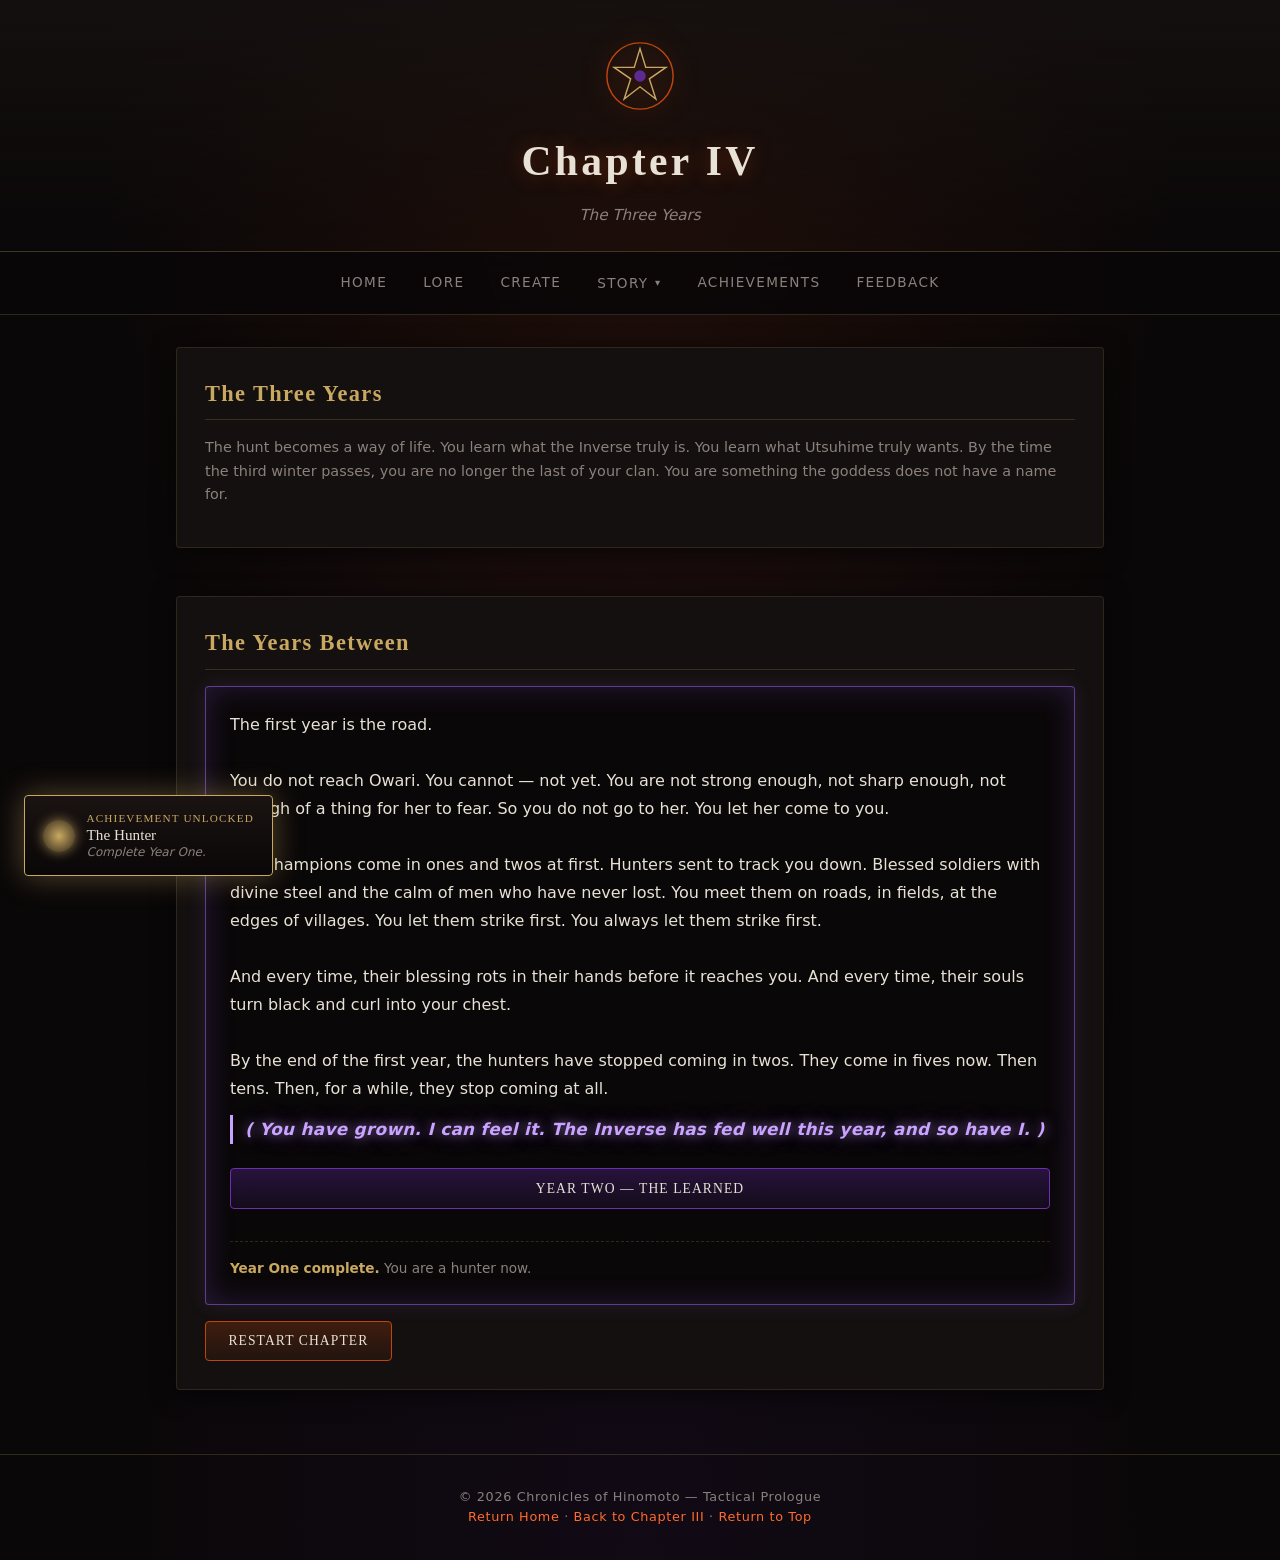
<file: chapter4.html>
<!DOCTYPE html>
<html lang="en">
<head>
  <meta charset="UTF-8" />
  <meta name="viewport" content="width=device-width, initial-scale=1.0" />
  <title>Chapter IV – The Three Years | Chronicles of Hinomoto</title>
  <meta name="description" content="Chapter IV: The Three Years. A time skip. You become something the Radiant Mother does not have a name for." />

  <link rel="stylesheet" href="styles.css" />

  <style>
    #chapter-viewport {
      background: var(--bg-void);
      border: 1px solid rgba(201, 169, 97, 0.4);
      border-radius: var(--radius);
      padding: 1.5rem;
      min-height: 220px;
      display: flex;
      flex-direction: column;
      gap: 1rem;
      transition: border-color 0.6s, box-shadow 0.6s, opacity 0.4s;
    }

    #chapter-viewport.road {
      border-color: rgba(165, 107, 255, 0.55);
      box-shadow: 0 0 30px rgba(165, 107, 255, 0.2) inset, 0 0 20px rgba(165, 107, 255, 0.12);
    }

    #chapter-viewport.village {
      border-color: rgba(232, 225, 213, 0.4);
      box-shadow: 0 0 30px rgba(232, 225, 213, 0.12) inset;
    }

    #chapter-viewport.hunt {
      border-color: rgba(165, 107, 255, 0.7);
      box-shadow: 0 0 40px rgba(165, 107, 255, 0.3) inset, 0 0 24px rgba(165, 107, 255, 0.2);
    }

    #chapter-viewport.memory {
      border-color: rgba(165, 107, 255, 0.85);
      box-shadow: 0 0 50px rgba(165, 107, 255, 0.4) inset, 0 0 30px rgba(165, 107, 255, 0.3);
    }

    #chapter-viewport.night {
      border-color: rgba(201, 169, 97, 0.6);
      box-shadow: 0 0 30px rgba(201, 169, 97, 0.2) inset;
    }

    #chapter-text {
      font-size: 1rem;
      line-height: 1.75;
      color: var(--bone);
    }

    .choices {
      display: flex;
      flex-direction: column;
      gap: 0.6rem;
      margin-top: 0.5rem;
    }

    .choices .btn { margin-top: 0; }

    .chapter-log {
      margin-top: 1rem;
      padding-top: 1rem;
      border-top: 1px dashed rgba(201, 169, 97, 0.2);
      font-size: 0.85rem;
      color: var(--ash);
    }

    .chapter-log strong { color: var(--gold); }

    /* ---------- ACHIEVEMENT TOAST ---------- */
    .achievement-toast {
      position: fixed;
      bottom: 1.5rem;
      left: 1.5rem;
      z-index: 200;
      background: linear-gradient(180deg, #1a1312, #0a0708);
      border: 1px solid var(--gold);
      border-radius: var(--radius);
      box-shadow: 0 0 30px rgba(201, 169, 97, 0.4);
      padding: 0.9rem 1.1rem;
      display: flex;
      align-items: center;
      gap: 0.75rem;
      max-width: 340px;
      transform: translateY(180%);
      transition: transform 0.5s ease;
      pointer-events: none;
    }

    .achievement-toast.visible { transform: translateY(0); }

    .achievement-toast .badge {
      width: 32px;
      height: 32px;
      border-radius: 50%;
      background: radial-gradient(circle, var(--gold), rgba(201, 169, 97, 0.15));
      flex-shrink: 0;
      box-shadow: 0 0 12px rgba(201, 169, 97, 0.7);
    }

    .achievement-toast .meta {
      display: flex;
      flex-direction: column;
      line-height: 1.3;
    }

    .achievement-toast .label {
      font-family: var(--font-display);
      font-size: 0.7rem;
      letter-spacing: 0.1em;
      text-transform: uppercase;
      color: var(--gold);
    }

    .achievement-toast .title {
      font-family: var(--font-display);
      font-size: 0.95rem;
      color: var(--bone);
    }

    .achievement-toast .desc {
      font-size: 0.75rem;
      color: var(--ash);
      font-style: italic;
    }

    @media (max-width: 600px) {
      .choices .btn { width: 100%; }
      .achievement-toast { left: 0.75rem; right: 0.75rem; bottom: 0.75rem; max-width: none; }
    }
  </style>
</head>
<body id="top">

  <header class="site-header">
    <svg class="clan-crest" viewBox="0 0 100 100" aria-hidden="true" role="img">
      <circle cx="50" cy="50" r="46" fill="none" stroke="#c1440e" stroke-width="2"/>
      <path d="M50 12 L58 38 L86 38 L63 54 L72 82 L50 65 L28 82 L37 54 L14 38 L42 38 Z"
            fill="none" stroke="#c9a961" stroke-width="2"/>
      <circle cx="50" cy="50" r="8" fill="#6b2fb5" opacity="0.8"/>
    </svg>
    <h1>Chapter IV</h1>
    <p class="tagline">The Three Years</p>
  </header>

  <nav class="site-nav" aria-label="Primary">
    <ul>
      <li><a href="index.html">Home</a></li>
      <li><a href="lore.html">Lore</a></li>
      <li><a href="create.html">Create</a></li>

      <li class="dropdown">
        <button class="dropdown-toggle" type="button" aria-haspopup="true" aria-expanded="false">
          Story
        </button>
        <ul class="dropdown-menu" role="menu">
          <li><a href="prologue.html" role="menuitem">Prologue — The Night the Estate Burned</a></li>
          <li><a href="interlude.html" role="menuitem">Interlude — Dawn After the Fire</a></li>
          <li class="menu-divider" role="separator"></li>
          <li class="menu-header">The Road to Owari</li>
          <li><a href="chapter1.html" role="menuitem">Chapter I — The Road East</a></li>
          <li><a href="chapter2.html" role="menuitem">Chapter II — The Shrine of Ash</a></li>
          <li><a href="chapter3.html" role="menuitem">Chapter III — The Village of Salt</a></li>
          <li><a href="chapter4.html" class="current" role="menuitem">Chapter IV — The Three Years</a></li>
          <li><a href="chapter5.html" role="menuitem">Chapter V — The Shrine of Light</a></li>
        </ul>
      </li>

      <li><a href="achievements.html">Achievements</a></li>
      <li><a href="feedback.html">Feedback</a></li>
    </ul>
  </nav>

  <main>

    <section aria-labelledby="chapter-intro">
      <h2 id="chapter-intro">The Three Years</h2>
      <p class="muted" id="commander-line" style="display:none;">
        Commander on record: <strong id="commander-name-display"></strong>.
      </p>
      <p class="muted">
        The hunt becomes a way of life. You learn what the Inverse truly is. You learn what
        Utsuhime truly wants. By the time the third winter passes, you are no longer the last
        of your clan. You are something the goddess does not have a name for.
      </p>
    </section>

    <section id="chapter" aria-labelledby="chapter-heading">
      <h2 id="chapter-heading">The Years Between</h2>
      <div id="chapter-viewport" role="region" aria-live="polite">
        <div id="chapter-text">Loading&hellip;</div>
        <div class="choices" id="chapter-choices"></div>
        <div class="chapter-log" id="chapter-log" hidden></div>
      </div>
      <button class="btn" type="button" id="reset-chapter">Restart Chapter</button>
    </section>

  </main>

  <div class="achievement-toast" id="achievement-toast" role="status" aria-live="polite">
    <span class="badge" aria-hidden="true"></span>
    <div class="meta">
      <span class="label">Achievement Unlocked</span>
      <span class="title" id="ach-title"></span>
      <span class="desc" id="ach-desc"></span>
    </div>
  </div>

  <footer class="site-footer">
    <p>&copy; <span id="year"></span> Chronicles of Hinomoto &mdash; Tactical Prologue</p>
    <p>
      <a href="index.html">Return Home</a> &middot;
      <a href="chapter3.html">Back to Chapter III</a> &middot;
      <a href="#top">Return to Top</a>
    </p>
  </footer>

  <script>
    const $ = (sel, root = document) => root.querySelector(sel);
    const $$ = (sel, root = document) => Array.from(root.querySelectorAll(sel));

    document.getElementById("year").textContent = new Date().getFullYear();

    let commanderName = "Unnamed Commander";

    try {
      const commander = JSON.parse(localStorage.getItem("hinomoto.commander") || "null");
      if (commander && commander.name) {
        commanderName = commander.name;
        $("#commander-line").style.display = "";
        $("#commander-name-display").textContent = commanderName;
      }
    } catch (e) {}

    const ACHIEVEMENTS = {
      chapter4_begin:    { title: "Three Years",              desc: "Begin Chapter IV." },
      chapter4_hunter:   { title: "The Hunter",               desc: "Complete Year One." },
      chapter4_learner:  { title: "The Learned",              desc: "Read the scroll." },
      chapter4_changed:  { title: "Something New",            desc: "Complete Year Three." },
      chapter4_complete: { title: "The Night Before Owari",   desc: "Complete Chapter IV." }
    };

    function unlockAchievement(id) {
      try {
        const earned = JSON.parse(localStorage.getItem("hinomoto.achievements") || "{}");
        if (earned[id]) return;
        earned[id] = new Date().toISOString();
        localStorage.setItem("hinomoto.achievements", JSON.stringify(earned));

        const a = ACHIEVEMENTS[id];
        if (a) {
          const toast = $("#achievement-toast");
          $("#ach-title").textContent = a.title;
          $("#ach-desc").textContent = a.desc;
          toast.classList.add("visible");
          clearTimeout(window.__achTimer);
          window.__achTimer = setTimeout(() => toast.classList.remove("visible"), 3500);
        }
      } catch (e) {}
    }

    function getUtsuhimeTier() {
      const progress = JSON.parse(localStorage.getItem("hinomoto.progress") || "{}");
      const chapter = progress.chapter || 0;
      return Math.min(5, Math.max(4, chapter + 1));
    }

    const viewport   = $("#chapter-viewport");
    const chapterText = $("#chapter-text");
    const chapterChoices = $("#chapter-choices");
    const chapterLog = $("#chapter-log");

    function setText(html) { chapterText.innerHTML = html; }

    function setState(state) {
      viewport.classList.remove("road", "village", "hunt", "memory", "night");
      if (state) viewport.classList.add(state);
    }

    function whisper(line) {
      const tier = getUtsuhimeTier();
      chapterText.innerHTML +=
        `<span class="whisper-line whisper-tier-${tier}">( ${line} )</span>`;
    }

    function showChoices(buttons) {
      chapterChoices.innerHTML = buttons
        .map(b => `<button class="btn ${b.className || ''}" data-choice="${b.id}" type="button">${b.label}</button>`)
        .join("");
      bindChoices();
    }

    function clearChoices() { chapterChoices.innerHTML = ""; }

    function bindChoices() {
      $$("#chapter-choices .btn").forEach(btn => {
        btn.addEventListener("click", () => handleChoice(btn.dataset.choice));
      });
    }

    function log(html) {
      chapterLog.hidden = false;
      chapterLog.innerHTML = html;
    }

    function clearLog() {
      chapterLog.hidden = true;
      chapterLog.innerHTML = "";
    }

    function saveProgress(patch) {
      try {
        const existing = JSON.parse(localStorage.getItem("hinomoto.progress") || "{}");
        localStorage.setItem("hinomoto.progress", JSON.stringify({
          ...existing,
          chapter: 4,
          ...patch
        }));
      } catch (e) {}
    }

    function restartChapter() {
      setState("road");
      clearLog();
      unlockAchievement("chapter4_begin");
      saveProgress({ chapter4Started: true });

      setText(
        `The first year is the road. ` +
        `<br><br>` +
        `You do not reach Owari. You cannot &mdash; not yet. You are not strong enough, ` +
        `not sharp enough, not enough of a thing for her to fear. So you do not go to her. ` +
        `You let her come to you. ` +
        `<br><br>` +
        `The champions come in ones and twos at first. Hunters sent to track you down. ` +
        `Blessed soldiers with divine steel and the calm of men who have never lost. ` +
        `You meet them on roads, in fields, at the edges of villages. You let them strike ` +
        `first. You always let them strike first. ` +
        `<br><br>` +
        `And every time, their blessing rots in their hands before it reaches you. ` +
        `And every time, their souls turn black and curl into your chest. ` +
        `<br><br>` +
        `By the end of the first year, the hunters have stopped coming in twos. ` +
        `They come in fives now. Then tens. Then, for a while, they stop coming at all.`
      );

      whisper("You have grown. I can feel it. The Inverse has fed well this year, and so have I.");

      showChoices([
        { id: "year_two", label: "Year Two — The Learned", className: "inverse" }
      ]);
      log(`<strong>Year One complete.</strong> You are a hunter now.`);
      unlockAchievement("chapter4_hunter");
    }

    function sceneYearTwo() {
      setState("village");
      setText(
        `The second year is the scroll. ` +
        `<br><br>` +
        `You find a place to read it &mdash; a ruined monastery high in the mountains, empty ` +
        `for centuries, still standing by some miracle of architecture and stubbornness. ` +
        `You light a fire in the hearth. You unroll the scroll on a stone table. ` +
        `<br><br>` +
        `And you read. ` +
        `<br><br>` +
        `It takes you four months. The language is not modern Japanese and it is not any ` +
        `language you have ever seen &mdash; it is older, softer, full of sounds that do not ` +
        `exist anymore. But the Inverse translates for you. Not in words. In <em>impressions</em>. ` +
        `In feelings. In the shape of ideas that arrive in your chest before they arrive in ` +
        `your mind. ` +
        `<br><br>` +
        `You learn what gods are. You learn what they eat. You learn what they were before ` +
        `they were gods, and what they will be after they are eaten in turn. ` +
        `<br><br>` +
        `You learn that the Radiant Mother is not the first parasite to find a world. ` +
        `She is only the latest. ` +
        `<br><br>` +
        `And you learn that Utsuhime is not the first goddess to be devoured. ` +
        `She is only the one who survived.`
      );

      whisper("You are learning faster than I expected. You are learning things I forgot I taught you. There is so much I have forgotten. So much I lost when she pulled me apart.");

      showChoices([
        { id: "year_three", label: "Year Three — The Changed", className: "inverse" }
      ]);
      log(`<strong>Year Two complete.</strong> You have read the scroll.`);
      unlockAchievement("chapter4_learner");
      saveProgress({ readScroll: true });
    }

    function sceneYearThree() {
      setState("hunt");
      setText(
        `The third year is the change. ` +
        `<br><br>` +
        `You stop counting the souls you take. There are too many. They come every week now ` +
        `&mdash; champions, priests, soldiers, once a scholar from Owari who had read about ` +
        `you and wanted to see you with his own eyes. ` +
        `<br><br>` +
        `They all end the same way. Black ash into your chest. Warmth spreading through your ` +
        `ribs. The Inverse humming louder each time. ` +
        `<br><br>` +
        `And something else, too. Something that has been growing alongside the Inverse ` +
        `without you noticing. ` +
        `<br><br>` +
        `When you wake in the morning, you do not feel alone. When you sleep at night, you ` +
        `dream in violet. When you look at your own hands, you sometimes see them from a ` +
        `slight distance, as if you are sharing the body with someone else. ` +
        `<br><br>` +
        `Because you are. ` +
        `<br><br>` +
        `You have been for three years now.`
      );

      whisper("You are not becoming something new. You are becoming what you were always meant to be, and I have been waiting a very long time for you to notice. Do not be afraid. I am not taking anything from you. I am only sharing what I could not share before.");

      showChoices([
        { id: "choice_feel", label: "How Do You Feel About This?", className: "inverse" }
      ]);
      log(`<strong>Year Three.</strong> You are no longer alone in your body.`);
    }

    function sceneChoiceFeel() {
      setState("memory");
      setText(
        `You could refuse it. ` +
        `<br><br>` +
        `There is still a part of you that is only you &mdash; the part that remembers ` +
        `the estate, the shrine keeper's bread, the priest's kind eyes, the second champion's ` +
        `wet face on the shore. The part that could still choose to push her out, to carry ` +
        `the Inverse alone, to reach Owari with only your own hands. ` +
        `<br><br>` +
        `Or you could accept it. ` +
        `<br><br>` +
        `You could stop pretending you are not becoming something else. You could stop ` +
        `fighting the drift. You could let the two of you become the thing she is afraid of. ` +
        `<br><br>` +
        `There is no right answer. There is only the one you can live with when you reach ` +
        `the shrine of light.`
      );

      whisper("Whatever you choose, I will be here. I will not force you. I will never force you. But I will not lie to you either: I want you to choose me. I have wanted you to choose me since the night she cursed you.");

      showChoices([
        { id: "accept",  label: "Accept Her. Let Her In Completely.", className: "inverse" },
        { id: "resist",  label: "Resist. Stay Yourself. For Now.",     className: "" }
      ]);
      log(`<strong>The choice.</strong> You can accept her, or resist her.`);
    }

    function sceneAccept() {
      setState("memory");
      unlockAchievement("chapter4_changed");
      saveProgress({ chapter4AcceptedUtsuhime: true, chapter4ResistedUtsuhime: false });

      setText(
        `You stop fighting. ` +
        `<br><br>` +
        `It is not a dramatic moment. There is no thunder, no golden light, no shattering ` +
        `of the world. You are sitting by a fire in a ruined monastery, and you simply ` +
        `<em>let go</em> of the part of yourself that was holding her at a distance. ` +
        `<br><br>` +
        `And she moves in. ` +
        `<br><br>` +
        `Not to take. Not to consume. To <em>share</em>. To sit beside you in the same body ` +
        `the way two people sit beside the same fire. You feel her more clearly now than you ` +
        `ever have. Her age. Her grief. Her hunger. Her <em>hope</em>. ` +
        `<br><br>` +
        `You feel her hope most of all. It is a very old thing, hope. Older than despair. ` +
        `Older than hunger. She has been carrying it for ten thousand years. ` +
        `<br><br>` +
        `And now you are carrying it with her.`
      );

      whisper("Thank you. I will not waste this. I will not waste you. We will reach her together, and when we do, I will not let go of you.");

      showChoices([
        { id: "night_before", label: "The Night Before Owari", className: "inverse" }
      ]);
      log(`<strong>Accept.</strong> Utsuhime is no longer just a whisper.`);
    }

    function sceneResist() {
      setState("hunt");
      unlockAchievement("chapter4_changed");
      saveProgress({ chapter4AcceptedUtsuhime: false, chapter4ResistedUtsuhime: true });

      setText(
        `You do not let go. ` +
        `<br><br>` +
        `Not yet. Maybe not ever. You do not know. You only know that there is still a part ` +
        `of you that needs to be just <em>you</em> &mdash; the last survivor of a clan that ` +
        `no one else remembers, the one who chose to spare the shrine keeper, the one who ` +
        `let the second champion walk away. That person is still in here. That person still ` +
        `matters. ` +
        `<br><br>` +
        `You can feel her disappointment. Not anger. Not betrayal. Just an old, patient ` +
        `sadness that has been waiting for you for three years and would happily wait three ` +
        `more. ` +
        `<br><br>` +
        `"Not yet,"</em> you say, out loud, to nobody, to her. ` +
        `<br><br>` +
        `And somewhere very deep in your chest, she nods.`
      );

      whisper("I understand. I would not want you to give me something you were not ready to give. I will wait. I am very good at waiting. I have had a lot of practice.");

      showChoices([
        { id: "night_before", label: "The Night Before Owari", className: "inverse" }
      ]);
      log(`<strong>Resist.</strong> You stay yourself. For now.`);
    }

    function sceneNightBefore() {
      setState("night");
      unlockAchievement("chapter4_complete");
      saveProgress({
        chapter4Complete: true,
        chapter: 4
      });

      setText(
        `Three years to the day after the night the estate burned, you stand on a cliff ` +
        `above the sea. ` +
        `<br><br>` +
        `Below you, the coast road. Below that, the water. And out there, across a narrow ` +
        `strait, rising from the mist &mdash; ` +
        `<br><br>` +
        `Owari. ` +
        `<br><br>` +
        `Not the domain. The shrine. The oldest shrine, the first shrine, the one that the ` +
        `Radiant Mother built when she descended from wherever she came from. The one at the ` +
        `top of the black cliffs. The one with the golden eye carved into the mountainside, ` +
        `large enough to be seen from miles away. ` +
        `<br><br>` +
        `You can see its light from here. A cold, patient gold, glowing in the dark. ` +
        `It does not flicker. It does not pulse. It is just <em>there</em> &mdash; the same ` +
        `way she is just there, the same way she has been just there for ten thousand years. ` +
        `<br><br>` +
        `Tomorrow morning, you will cross the strait. Tomorrow, you will climb the cliffs. ` +
        `Tomorrow, you will stand in front of the thing that ate a goddess and told you that ` +
        `you were not worth eating. ` +
        `<br><br>` +
        `You do not sleep. You do not want to. You sit on the cliff and watch the light and ` +
        `let the Inverse hum its quiet rhythm in your chest. ` +
        `<br><br>` +
        `She is with you. Whether you accepted her or not, she is with you. ` +
        `<br><br>` +
        `Tomorrow, one of you will end this.`
      );

      whisper("Rest, if you can. You will need your strength for what comes. Tomorrow she will offer you something. She always offers something. Do not take it. Whatever it is, do not take it.");

      showChoices([
        { id: "chapter5", label: "Continue to Chapter V", className: "inverse" }
      ]);
      log(`<strong>Chapter IV complete.</strong> Owari is visible on the horizon.`);
    }

    function handleChoice(choice) {
      switch (choice) {
        case "year_two":      return sceneYearTwo();
        case "year_three":    return sceneYearThree();
        case "choice_feel":   return sceneChoiceFeel();
        case "accept":        return sceneAccept();
        case "resist":        return sceneResist();
        case "night_before":  return sceneNightBefore();
        case "chapter5":      window.location.href = "chapter5.html"; return;
        default:              return;
      }
    }

    $("#reset-chapter").addEventListener("click", restartChapter);

    const dropdown = document.querySelector("nav.site-nav .dropdown");
    const dropdownToggle = dropdown ? dropdown.querySelector(".dropdown-toggle") : null;

    if (dropdown && dropdownToggle) {
      dropdownToggle.addEventListener("click", (e) => {
        e.stopPropagation();
        dropdown.classList.toggle("open");
        const expanded = dropdown.classList.contains("open");
        dropdownToggle.setAttribute("aria-expanded", expanded ? "true" : "false");
      });

      document.addEventListener("click", (e) => {
        if (!dropdown.contains(e.target)) {
          dropdown.classList.remove("open");
          dropdownToggle.setAttribute("aria-expanded", "false");
        }
      });

      document.addEventListener("keydown", (e) => {
        if (e.key === "Escape") {
          dropdown.classList.remove("open");
          dropdownToggle.setAttribute("aria-expanded", "false");
        }
      });
    }

    restartChapter();
  </script>
</body>
</html>
</file>
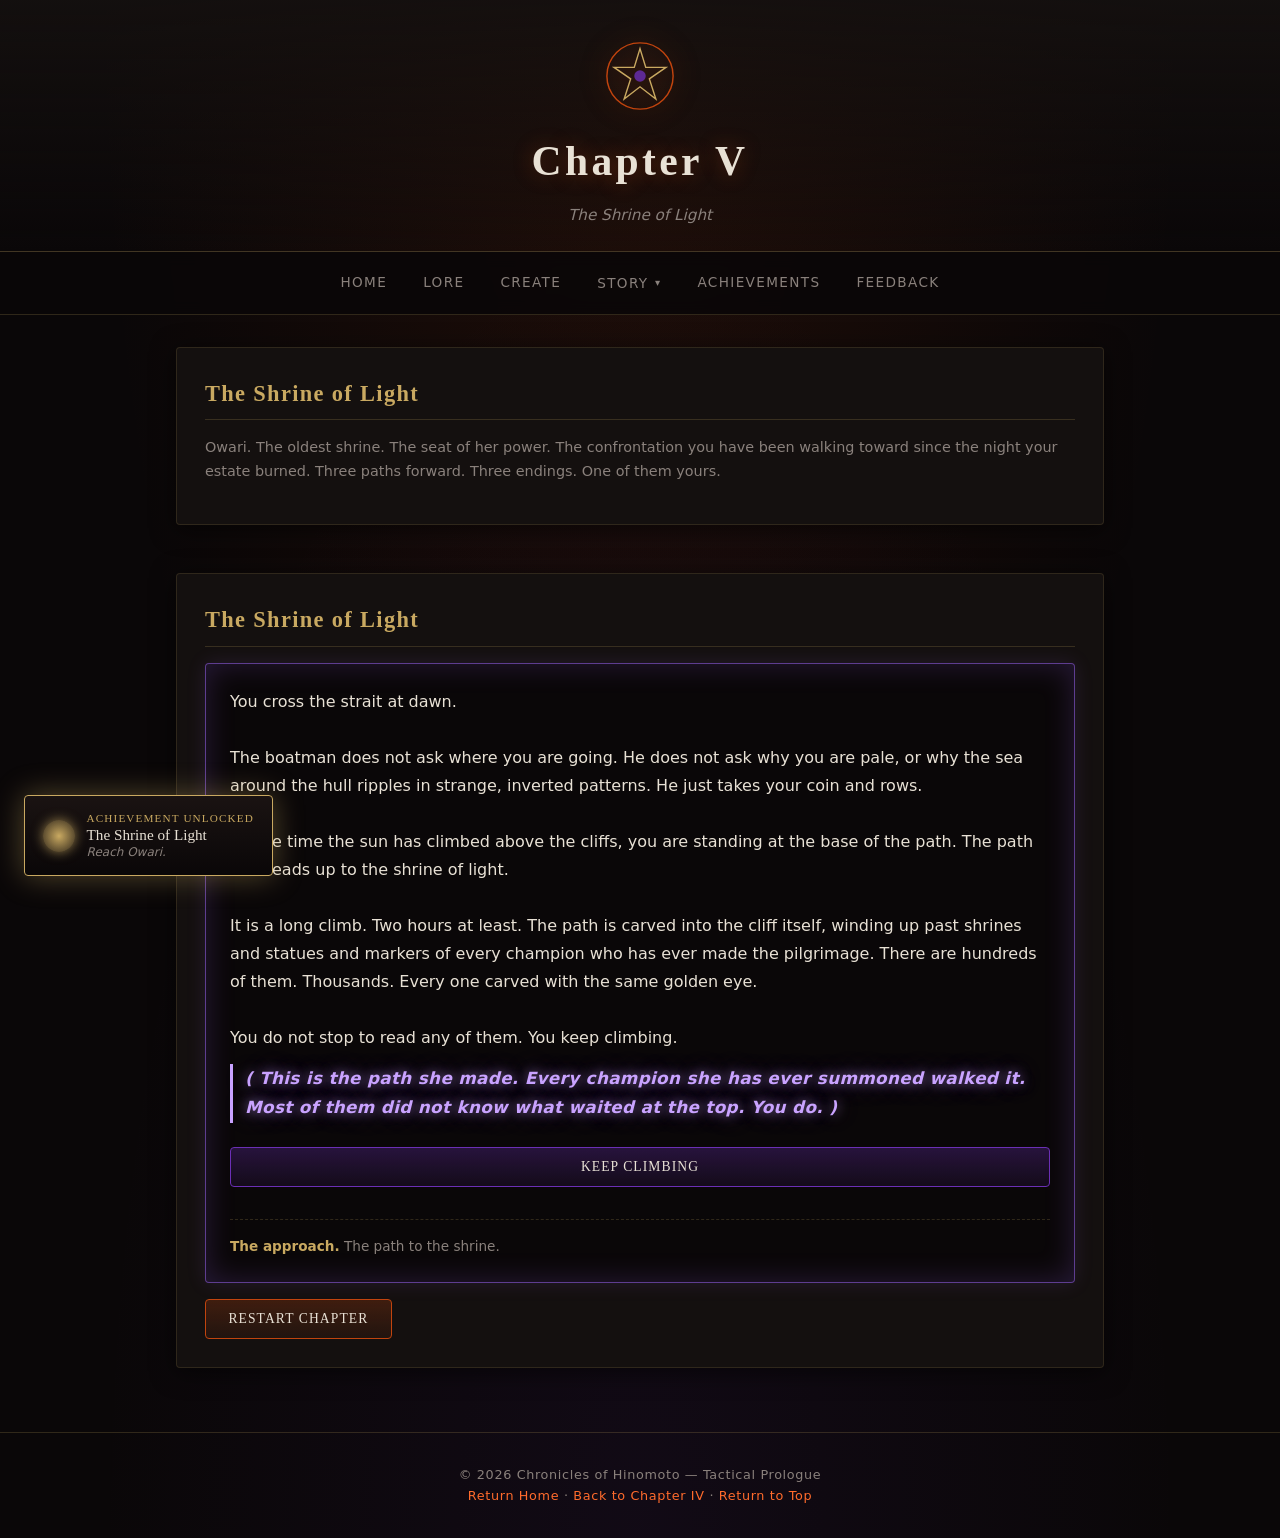
<file: chapter5.html>
<!DOCTYPE html>
<html lang="en">
<head>
  <meta charset="UTF-8" />
  <meta name="viewport" content="width=device-width, initial-scale=1.0" />
  <title>Chapter V – The Shrine of Light | Chronicles of Hinomoto</title>
  <meta name="description" content="Chapter V: The Shrine of Light. The confrontation at Owari. Three paths forward. Three endings." />

  <link rel="stylesheet" href="styles.css" />

  <style>
    #chapter-viewport {
      background: var(--bg-void);
      border: 1px solid rgba(201, 169, 97, 0.4);
      border-radius: var(--radius);
      padding: 1.5rem;
      min-height: 220px;
      display: flex;
      flex-direction: column;
      gap: 1rem;
      transition: border-color 0.6s, box-shadow 0.6s, opacity 0.4s;
    }

    #chapter-viewport.approach {
      border-color: rgba(165, 107, 255, 0.55);
      box-shadow: 0 0 30px rgba(165, 107, 255, 0.2) inset, 0 0 20px rgba(165, 107, 255, 0.12);
    }

    #chapter-viewport.shrine {
      border-color: rgba(201, 169, 97, 0.85);
      box-shadow:
        0 0 50px rgba(201, 169, 97, 0.5) inset,
        0 0 30px rgba(201, 169, 97, 0.4),
        0 0 60px rgba(201, 169, 97, 0.2);
    }

    #chapter-viewport.confrontation {
      border-color: rgba(165, 107, 255, 0.85);
      box-shadow:
        0 0 50px rgba(165, 107, 255, 0.4) inset,
        0 0 30px rgba(201, 169, 97, 0.35),
        0 0 60px rgba(165, 107, 255, 0.25);
    }

    #chapter-viewport.choice {
      border-color: rgba(122, 31, 31, 0.9);
      box-shadow:
        0 0 60px rgba(122, 31, 31, 0.6) inset,
        0 0 30px rgba(122, 31, 31, 0.4);
    }

    #chapter-viewport.ending-dog {
      border-color: rgba(122, 31, 31, 0.9);
      box-shadow:
        0 0 60px rgba(122, 31, 31, 0.7) inset,
        0 0 40px rgba(193, 68, 14, 0.4),
        0 0 80px rgba(122, 31, 31, 0.3);
    }

    #chapter-viewport.ending-consort {
      border-color: rgba(165, 107, 255, 0.95);
      box-shadow:
        0 0 70px rgba(165, 107, 255, 0.55) inset,
        0 0 40px rgba(165, 107, 255, 0.5),
        0 0 90px rgba(107, 47, 181, 0.35);
    }

    #chapter-viewport.ending-godslayer {
      border-color: rgba(10, 7, 8, 0.9);
      box-shadow:
        0 0 80px rgba(0, 0, 0, 0.95) inset,
        0 0 30px rgba(0, 0, 0, 0.9);
      background: #000;
    }

    #chapter-text {
      font-size: 1rem;
      line-height: 1.75;
      color: var(--bone);
    }

    #chapter-text .utsuhime-speech {
      color: var(--inverse-glow);
      font-style: italic;
      letter-spacing: 0.02em;
      text-shadow: 0 0 10px rgba(165, 107, 255, 0.3);
    }

    #chapter-text .ending-title {
      display: block;
      font-family: var(--font-display);
      font-size: 1.4rem;
      letter-spacing: 0.12em;
      text-transform: uppercase;
      text-align: center;
      margin-bottom: 1.5rem;
      padding-bottom: 1rem;
      border-bottom: 1px solid rgba(201, 169, 97, 0.3);
    }

    #chapter-text .ending-line {
      display: block;
      margin-top: 1.75rem;
      padding-top: 1.25rem;
      border-top: 1px dashed rgba(201, 169, 97, 0.25);
      font-family: var(--font-display);
      font-style: italic;
      font-size: 1.05rem;
      letter-spacing: 0.04em;
      text-align: center;
      color: var(--gold);
    }

    #chapter-text .ending-line-dog {
      color: var(--blood);
      border-top-color: rgba(122, 31, 31, 0.5);
    }

    #chapter-text .ending-line-consort {
      color: var(--inverse-glow);
      border-top-color: rgba(165, 107, 255, 0.5);
    }

    #chapter-text .ending-line-godslayer {
      color: var(--ash);
      border-top-color: rgba(138, 129, 124, 0.3);
    }

    /* ---------- DEMO THANK YOU BLOCK ---------- */
    .demo-thanks {
      margin-top: 3rem;
      padding: 2rem 1.5rem;
      border: 1px solid rgba(201, 169, 97, 0.35);
      border-radius: var(--radius);
      background:
        radial-gradient(ellipse at top, rgba(201, 169, 97, 0.08), transparent 70%),
        rgba(10, 7, 8, 0.6);
      text-align: center;
      position: relative;
    }

    .demo-thanks-label {
      display: inline-block;
      font-family: var(--font-display);
      font-size: 0.7rem;
      letter-spacing: 0.2em;
      text-transform: uppercase;
      color: var(--gold);
      padding: 0.25rem 0.75rem;
      border: 1px solid rgba(201, 169, 97, 0.4);
      border-radius: 999px;
      margin-bottom: 1rem;
    }

    .demo-thanks h4 {
      font-family: var(--font-display);
      font-size: 1.5rem;
      letter-spacing: 0.08em;
      color: var(--bone);
      margin-bottom: 1rem;
      text-shadow: 0 0 20px rgba(201, 169, 97, 0.4);
    }

    .demo-thanks p {
      font-size: 0.95rem;
      color: var(--bone);
      line-height: 1.7;
      max-width: 520px;
      margin: 0 auto 0.75rem;
    }

    .demo-thanks p em {
      color: var(--gold);
      font-style: italic;
    }

    .demo-thanks p strong {
      color: var(--gold);
    }

    .demo-thanks p.demo-thanks-small {
      margin-top: 1.5rem;
      padding-top: 1.25rem;
      border-top: 1px dashed rgba(201, 169, 97, 0.25);
      font-size: 0.85rem;
      font-style: italic;
      color: var(--ash);
      letter-spacing: 0.04em;
    }

    .demo-thanks::before,
    .demo-thanks::after {
      content: "✦";
      position: absolute;
      top: 50%;
      font-size: 1rem;
      color: var(--gold);
      opacity: 0.5;
    }

    .demo-thanks::before { left: 1rem; }
    .demo-thanks::after  { right: 1rem; }

    .choices {
      display: flex;
      flex-direction: column;
      gap: 0.6rem;
      margin-top: 0.5rem;
    }

    .choices .btn { margin-top: 0; }

    .chapter-log {
      margin-top: 1rem;
      padding-top: 1rem;
      border-top: 1px dashed rgba(201, 169, 97, 0.2);
      font-size: 0.85rem;
      color: var(--ash);
    }

    .chapter-log strong { color: var(--gold); }

    /* ---------- ACHIEVEMENT TOAST ---------- */
    .achievement-toast {
      position: fixed;
      bottom: 1.5rem;
      left: 1.5rem;
      z-index: 200;
      background: linear-gradient(180deg, #1a1312, #0a0708);
      border: 1px solid var(--gold);
      border-radius: var(--radius);
      box-shadow: 0 0 30px rgba(201, 169, 97, 0.4);
      padding: 0.9rem 1.1rem;
      display: flex;
      align-items: center;
      gap: 0.75rem;
      max-width: 340px;
      transform: translateY(180%);
      transition: transform 0.5s ease;
      pointer-events: none;
    }

    .achievement-toast.visible { transform: translateY(0); }

    .achievement-toast .badge {
      width: 32px;
      height: 32px;
      border-radius: 50%;
      background: radial-gradient(circle, var(--gold), rgba(201, 169, 97, 0.15));
      flex-shrink: 0;
      box-shadow: 0 0 12px rgba(201, 169, 97, 0.7);
    }

    .achievement-toast .meta {
      display: flex;
      flex-direction: column;
      line-height: 1.3;
    }

    .achievement-toast .label {
      font-family: var(--font-display);
      font-size: 0.7rem;
      letter-spacing: 0.1em;
      text-transform: uppercase;
      color: var(--gold);
    }

    .achievement-toast .title {
      font-family: var(--font-display);
      font-size: 0.95rem;
      color: var(--bone);
    }

    .achievement-toast .desc {
      font-size: 0.75rem;
      color: var(--ash);
      font-style: italic;
    }

    @media (max-width: 600px) {
      .choices .btn { width: 100%; }
      #chapter-text .ending-title { font-size: 1.15rem; }
      .demo-thanks { padding: 1.5rem 1rem; }
      .demo-thanks h4 { font-size: 1.25rem; }
      .demo-thanks::before,
      .demo-thanks::after { display: none; }
      .achievement-toast { left: 0.75rem; right: 0.75rem; bottom: 0.75rem; max-width: none; }
    }
  </style>
</head>
<body id="top">

  <header class="site-header">
    <svg class="clan-crest" viewBox="0 0 100 100" aria-hidden="true" role="img">
      <circle cx="50" cy="50" r="46" fill="none" stroke="#c1440e" stroke-width="2"/>
      <path d="M50 12 L58 38 L86 38 L63 54 L72 82 L50 65 L28 82 L37 54 L14 38 L42 38 Z"
            fill="none" stroke="#c9a961" stroke-width="2"/>
      <circle cx="50" cy="50" r="8" fill="#6b2fb5" opacity="0.8"/>
    </svg>
    <h1>Chapter V</h1>
    <p class="tagline">The Shrine of Light</p>
  </header>

  <nav class="site-nav" aria-label="Primary">
    <ul>
      <li><a href="index.html">Home</a></li>
      <li><a href="lore.html">Lore</a></li>
      <li><a href="create.html">Create</a></li>

      <li class="dropdown">
        <button class="dropdown-toggle" type="button" aria-haspopup="true" aria-expanded="false">
          Story
        </button>
        <ul class="dropdown-menu" role="menu">
          <li><a href="prologue.html" role="menuitem">Prologue — The Night the Estate Burned</a></li>
          <li><a href="interlude.html" role="menuitem">Interlude — Dawn After the Fire</a></li>
          <li class="menu-divider" role="separator"></li>
          <li class="menu-header">The Road to Owari</li>
          <li><a href="chapter1.html" role="menuitem">Chapter I — The Road East</a></li>
          <li><a href="chapter2.html" role="menuitem">Chapter II — The Shrine of Ash</a></li>
          <li><a href="chapter3.html" role="menuitem">Chapter III — The Village of Salt</a></li>
          <li><a href="chapter4.html" role="menuitem">Chapter IV — The Three Years</a></li>
          <li><a href="chapter5.html" class="current" role="menuitem">Chapter V — The Shrine of Light</a></li>
        </ul>
      </li>

      <li><a href="achievements.html">Achievements</a></li>
      <li><a href="feedback.html">Feedback</a></li>
    </ul>
  </nav>

  <main>

    <section aria-labelledby="chapter-intro">
      <h2 id="chapter-intro">The Shrine of Light</h2>
      <p class="muted" id="commander-line" style="display:none;">
        Commander on record: <strong id="commander-name-display"></strong>.
      </p>
      <p class="muted">
        Owari. The oldest shrine. The seat of her power. The confrontation you have been
        walking toward since the night your estate burned. Three paths forward. Three
        endings. One of them yours.
      </p>
    </section>

    <section id="chapter" aria-labelledby="chapter-heading">
      <h2 id="chapter-heading">The Shrine of Light</h2>
      <div id="chapter-viewport" role="region" aria-live="polite">
        <div id="chapter-text">Loading&hellip;</div>
        <div class="choices" id="chapter-choices"></div>
        <div class="chapter-log" id="chapter-log" hidden></div>
      </div>
      <button class="btn" type="button" id="reset-chapter">Restart Chapter</button>
    </section>

  </main>

  <div class="achievement-toast" id="achievement-toast" role="status" aria-live="polite">
    <span class="badge" aria-hidden="true"></span>
    <div class="meta">
      <span class="label">Achievement Unlocked</span>
      <span class="title" id="ach-title"></span>
      <span class="desc" id="ach-desc"></span>
    </div>
  </div>

  <footer class="site-footer">
    <p>&copy; <span id="year"></span> Chronicles of Hinomoto &mdash; Tactical Prologue</p>
    <p>
      <a href="index.html">Return Home</a> &middot;
      <a href="chapter4.html">Back to Chapter IV</a> &middot;
      <a href="#top">Return to Top</a>
    </p>
  </footer>

  <script>
    const $ = (sel, root = document) => root.querySelector(sel);
    const $$ = (sel, root = document) => Array.from(root.querySelectorAll(sel));

    document.getElementById("year").textContent = new Date().getFullYear();

    let commanderName = "Unnamed Commander";
    let acceptedUtsuhime = false;

    try {
      const commander = JSON.parse(localStorage.getItem("hinomoto.commander") || "null");
      if (commander && commander.name) {
        commanderName = commander.name;
        $("#commander-line").style.display = "";
        $("#commander-name-display").textContent = commanderName;
      }
      const progress = JSON.parse(localStorage.getItem("hinomoto.progress") || "{}");
      acceptedUtsuhime = !!progress.chapter4AcceptedUtsuhime;
    } catch (e) {}

    const ACHIEVEMENTS = {
      chapter5_begin:         { title: "The Shrine of Light",    desc: "Reach Owari." },
      chapter5_confrontation: { title: "Face to Face",           desc: "Stand before the Radiant Mother." },
      chapter5_choice:        { title: "The Last Question",      desc: "Make your final choice." },
      ending_dog:             { title: "The Dog",                desc: "Serve the Radiant Mother." },
      ending_consort:         { title: "The Consort",            desc: "Become Utsuhime's consort." },
      ending_godslayer:       { title: "The Godslayer",          desc: "Kill them both. End the machine." },
      all_three_endings:      { title: "Master of Three Skies",  desc: "Witness all three final endings." }
    };

    function unlockAchievement(id) {
      try {
        const earned = JSON.parse(localStorage.getItem("hinomoto.achievements") || "{}");
        if (earned[id]) return;
        earned[id] = new Date().toISOString();
        localStorage.setItem("hinomoto.achievements", JSON.stringify(earned));

        const a = ACHIEVEMENTS[id];
        if (a) {
          const toast = $("#achievement-toast");
          $("#ach-title").textContent = a.title;
          $("#ach-desc").textContent = a.desc;
          toast.classList.add("visible");
          clearTimeout(window.__achTimer);
          window.__achTimer = setTimeout(() => toast.classList.remove("visible"), 3500);
        }
      } catch (e) {}
    }

    function recordEnding(endingId) {
      try {
        const seen = JSON.parse(localStorage.getItem("hinomoto.endingsSeen") || "[]");
        if (!seen.includes(endingId)) {
          seen.push(endingId);
          localStorage.setItem("hinomoto.endingsSeen", JSON.stringify(seen));
        }
        const finalEndings = ["dog", "consort", "godslayer"];
        if (finalEndings.every(e => seen.includes(e))) {
          unlockAchievement("all_three_endings");
        }
      } catch (e) {}
    }

    function getUtsuhimeTier() {
      return 5;
    }

    const viewport   = $("#chapter-viewport");
    const chapterText = $("#chapter-text");
    const chapterChoices = $("#chapter-choices");
    const chapterLog = $("#chapter-log");

    function setText(html) { chapterText.innerHTML = html; }

    function setState(state) {
      viewport.classList.remove(
        "approach", "shrine", "confrontation", "choice",
        "ending-dog", "ending-consort", "ending-godslayer"
      );
      if (state) viewport.classList.add(state);
    }

    function whisper(line) {
      const tier = getUtsuhimeTier();
      chapterText.innerHTML +=
        `<span class="whisper-line whisper-tier-${tier}">( ${line} )</span>`;
    }

    function us(line) {
      return `<span class="utsuhime-speech">${line}</span>`;
    }

    function showChoices(buttons) {
      chapterChoices.innerHTML = buttons
        .map(b => `<button class="btn ${b.className || ''}" data-choice="${b.id}" type="button">${b.label}</button>`)
        .join("");
      bindChoices();
    }

    function clearChoices() { chapterChoices.innerHTML = ""; }

    function bindChoices() {
      $$("#chapter-choices .btn").forEach(btn => {
        btn.addEventListener("click", () => handleChoice(btn.dataset.choice));
      });
    }

    function log(html) {
      chapterLog.hidden = false;
      chapterLog.innerHTML = html;
    }

    function clearLog() {
      chapterLog.hidden = true;
      chapterLog.innerHTML = "";
    }

    function saveProgress(patch) {
      try {
        const existing = JSON.parse(localStorage.getItem("hinomoto.progress") || "{}");
        localStorage.setItem("hinomoto.progress", JSON.stringify({
          ...existing,
          chapter: 5,
          ...patch
        }));
      } catch (e) {}
    }

    function restartChapter() {
      setState("approach");
      clearLog();
      unlockAchievement("chapter5_begin");
      saveProgress({ chapter5Started: true });

      setText(
        `You cross the strait at dawn. ` +
        `<br><br>` +
        `The boatman does not ask where you are going. He does not ask why you are pale, ` +
        `or why the sea around the hull ripples in strange, inverted patterns. He just takes ` +
        `your coin and rows. ` +
        `<br><br>` +
        `By the time the sun has climbed above the cliffs, you are standing at the base of ` +
        `the path. The path that leads up to the shrine of light. ` +
        `<br><br>` +
        `It is a long climb. Two hours at least. The path is carved into the cliff itself, ` +
        `winding up past shrines and statues and markers of every champion who has ever made ` +
        `the pilgrimage. There are hundreds of them. Thousands. Every one carved with the ` +
        `same golden eye. ` +
        `<br><br>` +
        `You do not stop to read any of them. You keep climbing.`
      );

      whisper("This is the path she made. Every champion she has ever summoned walked it. Most of them did not know what waited at the top. You do.");
      showChoices([
        { id: "climb", label: "Keep Climbing", className: "inverse" }
      ]);
      log(`<strong>The approach.</strong> The path to the shrine.`);
    }

    function sceneGate() {
      setState("shrine");
      setText(
        `At the top of the cliff, there is a gate. ` +
        `<br><br>` +
        `It is enormous. Three times the height of a man. Carved from a single slab of black ` +
        `stone. And above it, cut into the mountainside itself, the golden eye. ` +
        `<br><br>` +
        `It is open. ` +
        `<br><br>` +
        `There are no guards. No priests. No champions. There is only the gate, and beyond ` +
        `it, a courtyard, and beyond that, the shrine proper. ` +
        `<br><br>` +
        `You step through. ` +
        `<br><br>` +
        `The courtyard is empty. The shrine beyond it is dark. But the air is heavy with ` +
        `something &mdash; a pressure in your chest, in your temples, in the back of your ` +
        `throat. Something old. Something immense. Something that is waiting. ` +
        `<br><br>` +
        `The Inverse hums. ` +
        `<br><br>` +
        `You are here.`
      );

      whisper("I have not been in this shrine since the sky changed. I do not know what she has done to it. Whatever you see, whatever you hear, remember: I am with you. You are not alone in this room.");
      showChoices([
        { id: "enter", label: "Enter the Shrine", className: "inverse" }
      ]);
      log(`<strong>The gate.</strong> You are inside.`);
    }

    function sceneEnter() {
      setState("shrine");
      setText(
        `The shrine interior is vast. Vaulted. Empty. ` +
        `<br><br>` +
        `There are no idols here. No golden eyes. No altars. Just stone &mdash; black stone, ` +
        `cool to the touch, reflecting the light of the small brazier burning at the far end ` +
        `of the room. ` +
        `<br><br>` +
        `And above the brazier, floating in the air, waiting for you: ` +
        `<br><br>` +
        `A single unblinking eye. ` +
        `<br><br>` +
        `It is not attached to anything. There is no face around it, no halo, no body. Just ` +
        `the eye, golden, luminous, hovering in the air above the altar like a sun that has ` +
        `forgotten to set. ` +
        `<br><br>` +
        `It looks at you. ` +
        `<br><br>` +
        `And then she speaks. Not from the eye. From everywhere at once, the way she spoke ` +
        `in the golden void the night you died. ` +
        `<br><br>` +
        `<span class="gold-text">"You came."</span>`
      );

      whisper("Steady. She is weaker than she looks. She has been feeding on the same world for ten thousand years, and she is running out of new things to eat. That is why she is afraid of you. That is why she is going to try to make you an offer.");
      showChoices([
        { id: "respond", label: "Answer Her", className: "inverse" }
      ]);
      log(`<strong>The eye.</strong> She is here.`);
    }

    function sceneRespond() {
      setState("confrontation");
      unlockAchievement("chapter5_confrontation");

      setText(
        `<span class="gold-text">"You came. I did not think you would. Most of them do not. ` +
        `Most of them die before they reach the cliffs. Or they turn back. Or they forget ` +
        `why they started walking."</span> ` +
        `<br><br>` +
        `The eye drifts lower. It stops at eye level, ten paces from you. ` +
        `<br><br>` +
        `<span class="gold-text">"But you did not. You came. You killed my champions. You ` +
        `fed on my blessings. You made yourself into something I do not have a name for."</span> ` +
        `<br><br>` +
        `A pause. ` +
        `<br><br>` +
        `<span class="gold-text">"I have been watching you for three years. You are not a ` +
        `champion. You are not a monster. You are not even a curse. You are something else. ` +
        `Something older than me."</span> ` +
        `<br><br>` +
        `The eye narrows. ` +
        `<br><br>` +
        `<span class="gold-text">"She is inside you, isn't she. The one I ate. The one I ` +
        `should have erased completely ten thousand years ago."</span> ` +
        `<br><br>` +
        `You do not answer. ` +
        `<br><br>` +
        `The eye does not blink. It has never blinked. ` +
        `<br><br>` +
        `<span class="gold-text">"I will make you an offer. I make everyone an offer. And ` +
        `you, more than any of them, are worth making an offer to."</span>`
      );

      whisper("Here it comes. Whatever she says, remember what she did to me. Remember what she did to every champion she has ever harvested. Remember what she did to your clan.");
      showChoices([
        { id: "listen", label: "Listen to Her Offer", className: "inverse" }
      ]);
      log(`<strong>The confrontation.</strong> She knows Utsuhime is here.`);
    }

    function sceneListen() {
      setState("confrontation");
      setText(
        `<span class="gold-text">"Serve me."</span> ` +
        `<br><br>` +
        `The words hang in the air. ` +
        `<br><br>` +
        `<span class="gold-text">"I will not remove her from you. I cannot &mdash; she is ` +
        `too deep now, and I do not know how to unmake what she has made. But I can offer ` +
        `you something else. I can offer you peace. I can offer you a place at my side. I ` +
        `can offer you every soul you will ever need to keep the Inverse fed."</span> ` +
        `<br><br>` +
        `The eye drifts closer. ` +
        `<br><br>` +
        `<span class="gold-text">"You would be my hound. You would hunt for me. You would ` +
        `feed on my enemies and I would feed on you &mdash; but slowly, so slowly, and only ` +
        `at the end, when you are ready to go. I would not curse you. I would reward you."</span> ` +
        `<br><br>` +
        `She pauses. ` +
        `<br><br>` +
        `<span class="gold-text">"Or you could do what she wants. You could let her out. ` +
        `You could let her take this shrine and this sky and this world. And you could watch ` +
        `what happens next, because I have seen what happens next. I have seen it before. ` +
        `She will not save you. She will only replace me."</span> ` +
        `<br><br>` +
        `<span class="gold-text">"Or &mdash; and this is the option I suspect you are ` +
        `considering &mdash; you could try to kill us both. I want you to think very ` +
        `carefully before you do that. Because this world, this sky, this universe &mdash; ` +
        `all of it runs on us. Every prayer. Every blessing. Every soul that passes from ` +
        `one shape to another. We are the machine. Kill us, and the machine stops."</span> ` +
        `<br><br>` +
        `Silence. ` +
        `<br><br>` +
        `<span class="gold-text">"Three paths, little void. Three endings. Choose one."</span>`
      );

      whisper("She is telling the truth. She is not lying to you. That is what makes her terrifying &mdash; she does not need to lie. She only needs to be honest about what the world is.");

      showChoices([
        { id: "final_choice", label: "Make Your Choice", className: "inverse" }
      ]);
      log(`<strong>The offer.</strong> Three paths. One ending.`);
    }

    function sceneFinalChoice() {
      setState("choice");
      unlockAchievement("chapter5_choice");
      saveProgress({ chapter5OfferMade: true });

      setText(
        `You stand in the shrine of light. The eye hangs in the air in front of you. ` +
        `Utsuhime is a quiet pressure in your chest, waiting. ` +
        `<br><br>` +
        `This is the moment. The night your estate burned. The curse in the golden void. ` +
        `The first black soul into your chest. The road east. The shrine of ash. The village ` +
        `of salt. The three years. All of it led here. ` +
        `<br><br>` +
        `The sky is silent. ` +
        `<br><br>` +
        `The shrine is silent. ` +
        `<br><br>` +
        `You are not.`
      );

      showChoices([
        { id: "dog",       label: "Serve Her. Become the Hound.",        className: "" },
        { id: "consort",   label: "Take Utsuhime. Become Her Consort.",  className: "inverse" },
        { id: "godslayer", label: "Kill Them Both. End the Machine.",    className: "inverse" }
      ]);
      log(`<strong>The choice.</strong> Three paths. Choose.`);
    }

    /* ================================================================
       ENDING I — THE DOG
       ================================================================ */
    function sceneEndingDog() {
      setState("ending-dog");
      unlockAchievement("ending_dog");
      recordEnding("dog");
      saveProgress({ ending: "dog", endingComplete: true });

      setText(
        `<span class="ending-title">Ending I &mdash; The Dog</span>` +

        `You kneel. ` +
        `<br><br>` +
        `The eye lowers until it is inches from your face. And then it does something ` +
        `you did not expect &mdash; it splits. Just a sliver, just at the edge. A single ` +
        `thread of light extrudes from the golden iris and touches your chest. ` +
        `<br><br>` +
        `It burns. Not like fire. Like a brand. Like a name being carved into a bone. ` +
        `You feel it settle into the space the Inverse has occupied for three years, ` +
        `and you feel the two of them &mdash; her mark and Utsuhime's curse &mdash; begin ` +
        `to intertwine. Not to cancel. To bind. ` +
        `<br><br>` +
        `And somewhere very deep in your chest, Utsuhime does not scream. She does not ` +
        `beg. She does not curse you. She simply says, very quietly, in a voice that is ` +
        `already fading: ` +
        `<br><br>` +
        us(`I understand. I would have chosen peace too, if I had ever been offered any.`) +
        `<br><br>` +
        `And then she is gone. ` +
        `<br><br>` +
        `The silence that follows is the loudest thing you have ever heard. For three years ` +
        `there has been a voice in your chest, and now there is not, and the absence is a ` +
        `hole the size of a sky. You did not realize how much of your thoughts were hers ` +
        `until they stopped being. You did not realize how much of your courage was borrowed. ` +
        `<br><br>` +
        `You rise. The mark on your chest glows through your clothing. The priests emerge ` +
        `from the shadows of the shrine and begin to sing. They are singing your name, ` +
        `though you have not told them what it is. They will know it soon enough. Everyone ` +
        `will know it soon enough. The hound of the Radiant Mother. The first one she has ` +
        `taken in a thousand years. The first one she has ever taken willingly. ` +
        `<br><br>` +
        `They lead you to a chamber behind the shrine. It is yours now. There is a bed, a ` +
        `fire, a basin of water, a set of clothes in her colors. On the wall, a map of ` +
        `Hinomoto with small golden pins marking every champion she has ever sent out &mdash; ` +
        `hundreds of them, scattered across the four domains. You will add pins of your own. ` +
        `You will add many. ` +
        `<br><br>` +
        `The first hunt comes three days later. A shrine in Mikawa that has stopped sending ` +
        `tithes. A priest there who has been reading forbidden texts. You are sent alone. ` +
        `You do not ask what he did. You do not need to. You only need to bring his soul ` +
        `back to her. ` +
        `<br><br>` +
        `You find him in the shrine, kneeling, waiting. He does not run. He looks at you ` +
        `the way the shrine keeper looked at you, the night the estate burned. He knows what ` +
        `you are. He has always known. ` +
        `<br><br>` +
        `<em>"She has finally made one of us,"</em> he says. <em>"I wondered when she would."</em> ` +
        `<br><br>` +
        `You kill him. His soul turns black. It flows into your chest, and the mark on your ` +
        `chest glows a little brighter, and somewhere very far away you feel her <em>smile</em>. ` +
        `<br><br>` +
        `You go home. You sleep. You wake. You are sent out again. And again. And again. ` +
        `<br><br>` +
        `The years pass. You lose count of the souls. You lose count of the hunts. You lose ` +
        `count of the faces. You do not lose count of Utsuhime's silence &mdash; it is there ` +
        `every morning, a hollow where her voice used to be. You have learned to live around ` +
        `it. You have learned to call the hollow peace. ` +
        `<br><br>` +
        `You are hers now. You will be hers for a very long time. And one day &mdash; not ` +
        `soon, but one day &mdash; you will be ripe, and she will come for you the way she ` +
        `has come for every champion before you. ` +
        `<br><br>` +
        `But not yet. Not for a long time. For now, there is work. ` +
        `<br><br>` +
        `The sky is hers. The shrine is hers. You are hers. ` +
        `<br><br>` +
        `<span class="ending-line ending-line-dog">` +
        `You will hunt her enemies forever. You will never know if you chose this, or if she chose for you.` +
        `</span>` +

        `<div class="demo-thanks">` +
          `<span class="demo-thanks-label">End of the Demo</span>` +
          `<h4>Thank You For Playing</h4>` +
          `<p>This is only the beginning. <em>Chronicles of Hinomoto</em> is a much larger game &mdash; five full chapters, dozens of recruitable characters, and a war that spans the four domains.</p>` +
          `<p>You have reached <strong>Ending I of III</strong>. There are two other paths waiting for you at the shrine of light, and they will not be kind.</p>` +
          `<p class="demo-thanks-small">Thank you for walking the road with us, Commander.</p>` +
        `</div>`
      );

      clearChoices();
      log(`<strong>Ending I — The Dog.</strong> You knelt. She marked you. The hunt is hers.`);

      setTimeout(() => {
        showChoices([
          { id: "back_to_choice", label: "Return to the Choice", className: "inverse" },
          { id: "restart_story",  label: "Restart the Story",    className: "" }
        ]);
      }, 800);
    }

    /* ================================================================
       ENDING II — THE CONSORT
       ================================================================ */
    function sceneEndingConsort() {
      setState("ending-consort");
      unlockAchievement("ending_consort");
      recordEnding("consort");
      saveProgress({ ending: "consort", endingComplete: true });

      setText(
        `<span class="ending-title">Ending II &mdash; The Consort</span>` +

        `You close your eyes. ` +
        `<br><br>` +
        `You do not kneel. You do not flinch. You simply let go of the last wall between ` +
        `yourself and the voice that has been with you since the golden void. ` +
        `<br><br>` +
        `And she enters. ` +
        `<br><br>` +
        `Not to consume. Not to replace. To <em>join</em>. You feel her fill every corner ` +
        `of you at once &mdash; not heavy, not crowded, but <em>shared</em>. Two souls in ` +
        `one body. Two skies in one chest. ` +
        `<br><br>` +
        `The eye in front of you widens. For the first time in ten thousand years, the ` +
        `Radiant Mother feels something she does not have a name for. Not fear. Not hunger. ` +
        `Something older. Something like <em>recognition</em>. ` +
        `<br><br>` +
        `<span class="gold-text">"You cannot,"</span> she says. <span class="gold-text">"She is ` +
        `not strong enough. She has not been strong enough in ten thousand years. You cannot ` +
        `possibly..."</span> ` +
        `<br><br>` +
        `But she is. And you can. ` +
        `<br><br>` +
        `Utsuhime reaches through your hands, and the shrine fills with violet light. The ` +
        `golden eye flickers. The golden eye <em>falters</em>. The golden eye closes. ` +
        `<br><br>` +
        `And when it opens again, it is not gold anymore. It is the color of the old sky. ` +
        `The color of two moons. The color of a world that existed before the machine. ` +
        `<br><br>` +
        `The Radiant Mother does not scream. She does not beg. She simply <em>stops</em> &mdash; ` +
        `the way a flame stops when it runs out of air. ` +
        `<br><br>` +
        `The shrine falls silent. The brazier gutters. The stone under your feet cools ` +
        `by a degree. For the first time in ten thousand years, this room belongs to no ` +
        `one but the two of you. ` +
        `<br><br>` +
        `And then something happens that you did not expect. ` +
        `<br><br>` +
        `Utsuhime does not stay inside your chest. ` +
        `<br><br>` +
        `She rises. ` +
        `<br><br>` +
        `Not from your body &mdash; through it. She steps out of you the way water steps ` +
        `out of a spring. You feel her move through your ribs, your throat, your eyes, and ` +
        `then you feel her <em>leave</em> &mdash; not gone, never gone, but no longer only ` +
        `inside you. ` +
        `<br><br>` +
        `And she is there. ` +
        `<br><br>` +
        `Standing in front of you. ` +
        `<br><br>` +
        `A woman. Not a silhouette. Not a whisper. A real, physical form, the way she was ` +
        `before the Radiant Mother pulled her apart. Long dark hair drifting in a wind that ` +
        `is not there. Pale skin that glows faintly violet in the dark of the shrine. Eyes ` +
        `that are not human &mdash; too old, too deep, holding ten thousand years of grief ` +
        `and ten thousand years of patience. She is dressed the way the oldest carvings ` +
        `showed her &mdash; simple robes, older than the domains, older than the language ` +
        `the domains speak. She is barefoot. She is impossibly tall. ` +
        `<br><br>` +
        `She looks at you. ` +
        `<br><br>` +
        us(`Hello.`) +
        `<br><br>` +
        `Her voice is not a whisper anymore. It is a <em>voice</em> &mdash; low, warm, ` +
        `cracked with centuries of disuse. She speaks the way someone speaks who has not ` +
        `spoken to another living being in ten thousand years and is remembering, moment ` +
        `by moment, what it feels like. ` +
        `<br><br>` +
        us(`Hello. I am here. I am really, actually here. I have hands again. I have a body again. I have a shadow again.`) +
        `<br><br>` +
        `She lifts one hand and looks at it the way a child looks at a new toy. She turns ` +
        `it over. She touches her own face. She laughs &mdash; a small, broken, beautiful ` +
        `sound that echoes off the stone walls of the shrine. ` +
        `<br><br>` +
        us(`I had forgotten what my own face felt like.`) +
        `<br><br>` +
        `Then she looks at you. And this time, she does not smile. She does something ` +
        `else. Something you have never seen her do before, in any of the voices she has ` +
        `spoken to you with, in any of the dreams she has shared with you, in any of the ` +
        `years you have carried her. ` +
        `<br><br>` +
        `She bows. ` +
        `<br><br>` +
        `Deeply. The way a mortal bows to a god. ` +
        `<br><br>` +
        us(`You gave me back to myself. You gave me hands. You gave me a voice. You gave me a body I thought I would never have again. I will spend the rest of my existence trying to be worthy of that gift, and I will never come close.`) +
        `<br><br>` +
        `You do not know what to say. ` +
        `<br><br>` +
        `She straightens. She is crying. She is smiling. She is both at once. ` +
        `<br><br>` +
        us(`Come. Walk with me. We have a world to visit.`) +
        `<br><br>` +
        `She holds out her hand. ` +
        `<br><br>` +
        `You take it. It is warm. It is real. It is the first time in three years that ` +
        `you have touched someone who is not trying to kill you. ` +
        `<br><br>` +
        `The two of you walk out of the shrine together. ` +
        `<br><br>` +
        `The sky has shifted. The stars are arranged differently. Two moons, one large and ` +
        `one small, hang over the sea. The world is the same world it was an hour ago ` +
        `&mdash; the same villages, the same fields, the same people going about their small ` +
        `days. But something underneath has changed. The air smells different. The tides ` +
        `pull differently. The old prayers, the ones the priests abandoned a thousand years ` +
        `ago, are suddenly on everyone's lips again, though no one knows why. ` +
        `<br><br>` +
        `You walk down the cliff path together. She does not hurry. She stops every few ` +
        `steps to look at things &mdash; a rock, a leaf, a flower growing in the crack of ` +
        `the cliff. She touches every one of them like it is the first thing she has ever ` +
        `touched. ` +
        `<br><br>` +
        us(`The moss is the same color it always was.`) +
        `<br><br>` +
        `She runs her fingers along a stone wall. ` +
        `<br><br>` +
        us(`The stones are warmer than I remember.`) +
        `<br><br>` +
        `She looks back at the shrine, at the mountain, at the sky. ` +
        `<br><br>` +
        us(`It is smaller than I remember.`) +
        `<br><br>` +
        `She laughs again. ` +
        `<br><br>` +
        us(`I have been inside a thousand people since the sky changed. None of them could give me a body. You are the first who could. You are the first who would.`) +
        `<br><br>` +
        `You pass a shrine to the old goddess on the coast. Small, forgotten, moss-covered. ` +
        `The two of you stop. She looks at it for a long time. ` +
        `<br><br>` +
        us(`They built this for me. Before. When I was still a sky.`) +
        `<br><br>` +
        `She does not cry this time. She only touches the stones, one at a time, the way ` +
        `a person touches the face of an old friend they thought was dead. ` +
        `<br><br>` +
        us(`I had forgotten what the stones felt like under my hands.`) +
        `<br><br>` +
        `You walk on. ` +
        `<br><br>` +
        `The world will come to know her. Slowly, at first, and then all at once. Shrines ` +
        `will be built for the two of you. Prayers will be written. Children will be named ` +
        `after you both. It will not be a lie, the way the Radiant Mother's worship was a ` +
        `lie. It will simply be a different truth &mdash; an old truth, coming back to the ` +
        `world it left. ` +
        `<br><br>` +
        `You are not the last of your clan anymore. You are not the first of anything ` +
        `either. You are something older and stranger &mdash; a mortal who loved a goddess ` +
        `enough to give her a body back. ` +
        `<br><br>` +
        `She is walking beside you. Her hand is still in yours. She is humming something ` +
        `very old, a song no one has heard in ten thousand years. ` +
        `<br><br>` +
        `You are home. You are not alone. You will never be alone again. ` +
        `<br><br>` +
        `<span class="ending-line ending-line-consort">` +
        `You and she will watch the seasons turn together. You will never be alone again. You will never be human again.` +
        `</span>` +

        `<div class="demo-thanks">` +
          `<span class="demo-thanks-label">End of the Demo</span>` +
          `<h4>Thank You For Playing</h4>` +
          `<p>This is only the beginning. <em>Chronicles of Hinomoto</em> is a much larger game &mdash; five full chapters, dozens of recruitable characters, and a war that spans the four domains.</p>` +
          `<p>You have reached <strong>Ending II of III</strong>. There is one more path waiting at the shrine of light &mdash; and it is the darkest of them all.</p>` +
          `<p class="demo-thanks-small">Thank you for walking the road with us, Commander.</p>` +
        `</div>`
      );

      clearChoices();
      log(`<strong>Ending II — The Consort.</strong> She is free. She has a body again. You are not alone.`);

      setTimeout(() => {
        showChoices([
          { id: "back_to_choice", label: "Return to the Choice", className: "inverse" },
          { id: "restart_story",  label: "Restart the Story",    className: "" }
        ]);
      }, 800);
    }

    /* ================================================================
       ENDING III — THE GODSLAYER
       ================================================================ */
    function sceneEndingGodslayer() {
      setState("ending-godslayer");
      unlockAchievement("ending_godslayer");
      recordEnding("godslayer");
      saveProgress({ ending: "godslayer", endingComplete: true });

      setText(
        `<span class="ending-title">Ending III &mdash; The Godslayer</span>` +

        `You do not kneel. You do not accept. You do not choose either of them. ` +
        `<br><br>` +
        `You simply reach. ` +
        `<br><br>` +
        `Not with your hands. With the Inverse. With every soul it has ever consumed, ` +
        `with every champion who ever fell to you, with every prayer that has been answered ` +
        `for the wrong reason. You reach into the golden eye, and you <em>pull</em>. ` +
        `<br><br>` +
        `The Radiant Mother screams. Not with a voice. With her whole being. The eye ` +
        `shatters into a thousand gold fragments, and each fragment is a champion she has ` +
        `harvested, and each fragment is a soul she has eaten, and each fragment is a name ` +
        `she has erased from the world. They rise. They scatter. They are gone. ` +
        `<br><br>` +
        `And then you turn inward. ` +
        `<br><br>` +
        `Utsuhime knows what is coming. She does not beg. She does not fight. She only says, ` +
        `in a voice that is already unraveling: ` +
        `<br><br>` +
        us(`I told you. I told you not to. But I understand. I have always understood.`) +
        `<br><br>` +
        `You take her too. ` +
        `<br><br>` +
        `The violet light inside your chest fades to nothing. The voice in your head goes ` +
        `quiet for the first time in three years. The Inverse hums &mdash; and then the ` +
        `Inverse itself starts to still. Because the thing it was eating, the thing it was ` +
        `hunting, is gone. There is nothing left to invert. ` +
        `<br><br>` +
        `The sky goes dark. ` +
        `<br><br>` +
        `Not the darkness of night. The darkness of a machine that has been unplugged. ` +
        `The stars do not return. The two moons do not appear. The constellations the world ` +
        `has always known &mdash; the ones the priests chanted, the ones the farmers planted ` +
        `by, the ones the children were named after &mdash; they all go out at once. ` +
        `<br><br>` +
        `And then the world begins to die. Not dramatically. Not all at once. ` +
        `<br><br>` +
        `It dies the way a body dies when you take away the heart. ` +
        `<br><br>` +
        `The first thing you notice is the crops. Rice paddies in Mino that have fed the ` +
        `central plains for a thousand years stop growing. Not because of drought. Not ` +
        `because of blight. Because the blessing that made the soil fertile &mdash; the small ` +
        `daily miracle that every farmer in Hinomoto had been quietly relying on for ` +
        `generations &mdash; is gone. The seeds go into the ground and nothing comes up. ` +
        `The harvests fail. Then the next harvest fails. Then the next. ` +
        `<br><br>` +
        `The second thing you notice is the healers. Every shrine-maiden in every village ` +
        `wakes up one morning and cannot heal anymore. Their hands, which used to glow ` +
        `faintly gold when they prayed, are just hands now. Broken bones stay broken. ` +
        `Fevers do not break. Children die of things that used to be survivable &mdash; ` +
        `measles, infected cuts, childbirth. The healers beg. They pray to gods who are not ` +
        `there. They do not understand. They will never understand. ` +
        `<br><br>` +
        `The third thing you notice is the weather. It does not obey the seasons anymore. ` +
        `Winter comes in summer. Rain falls in patterns that do not make sense. The tides ` +
        `go strange. The rivers change course. The fish stop spawning in the bays where ` +
        `fishermen have set their nets for centuries. The coastal villages start to starve ` +
        `before the inland villages do, because the sea was always the first thing the gods ` +
        `touched. ` +
        `<br><br>` +
        `The fourth thing you notice &mdash; and this is the thing that will haunt you ` +
        `forever &mdash; is the silence. ` +
        `<br><br>` +
        `Not the silence of the shrine. Not the silence of the road. The silence of a ` +
        `hundred thousand prayers going unanswered at once. You can feel it. The world is ` +
        `not aware that it has been orphaned, but some part of it knows. Some part of every ` +
        `living thing in Hinomoto knows that the sky it has been talking to is no longer ` +
        `listening. ` +
        `<br><br>` +
        `The world will not end tomorrow. It will not end in a year. It will take centuries. ` +
        `Civilization will crumble slowly. Empires will fall. Whole domains will empty out ` +
        `as people flee toward nothing. And then there will be smaller things &mdash; ` +
        `villages shrinking, families scattering, children born into a world where no one ` +
        `remembers why the stars used to be arranged the way they were. ` +
        `<br><br>` +
        `And then there will be the last person. ` +
        `<br><br>` +
        `You will probably still be alive when that person dies. The Inverse made you ` +
        `immortal &mdash; the curse cannot die if the thing that cursed it is gone. You ` +
        `will walk the world for centuries. You will watch the last crop fail. You will ` +
        `watch the last healer lose her touch. You will watch the last priest close his ` +
        `shrine forever. You will watch the last child be born without a soul, and you ` +
        `will understand, better than anyone, why. ` +
        `<br><br>` +
        `You walk out of the shrine into the dark. The world is already different. The ` +
        `air is thinner. The silence is louder. You are the only person in Hinomoto who ` +
        `understands what has just happened, and you cannot tell anyone, because they ` +
        `would not believe you. ` +
        `<br><br>` +
        `You freed the world. And you doomed it. ` +
        `<br><br>` +
        `You will carry that for the rest of your very long life. ` +
        `<br><br>` +
        `<span class="ending-line ending-line-godslayer">` +
        `The world will remember you as the one who freed it. And it will starve.` +
        `</span>` +

        `<div class="demo-thanks">` +
          `<span class="demo-thanks-label">End of the Demo</span>` +
          `<h4>Thank You For Playing</h4>` +
          `<p>This is only the beginning. <em>Chronicles of Hinomoto</em> is a much larger game &mdash; five full chapters, dozens of recruitable characters, and a war that spans the four domains.</p>` +
          `<p>You have reached <strong>Ending III of III</strong>. You have now seen every path the demo has to offer. Not every player will.</p>` +
          `<p class="demo-thanks-small">Thank you for walking the road with us, Commander.</p>` +
        `</div>`
      );

      clearChoices();
      log(`<strong>Ending III — The Godslayer.</strong> You freed the world. You doomed it.`);

      setTimeout(() => {
        showChoices([
          { id: "back_to_choice", label: "Return to the Choice", className: "inverse" },
          { id: "restart_story",  label: "Restart the Story",    className: "" }
        ]);
      }, 800);
    }

    function handleChoice(choice) {
      switch (choice) {
        case "climb":          return sceneGate();
        case "enter":          return sceneEnter();
        case "respond":        return sceneRespond();
        case "listen":         return sceneListen();
        case "final_choice":   return sceneFinalChoice();
        case "dog":            return sceneEndingDog();
        case "consort":        return sceneEndingConsort();
        case "godslayer":      return sceneEndingGodslayer();
        case "back_to_choice": return sceneFinalChoice();
        case "restart_story":
          try { localStorage.removeItem("hinomoto.progress"); } catch (e) {}
          window.location.href = "prologue.html";
          return;
        default:               return;
      }
    }

    $("#reset-chapter").addEventListener("click", restartChapter);

    const dropdown = document.querySelector("nav.site-nav .dropdown");
    const dropdownToggle = dropdown ? dropdown.querySelector(".dropdown-toggle") : null;

    if (dropdown && dropdownToggle) {
      dropdownToggle.addEventListener("click", (e) => {
        e.stopPropagation();
        dropdown.classList.toggle("open");
        const expanded = dropdown.classList.contains("open");
        dropdownToggle.setAttribute("aria-expanded", expanded ? "true" : "false");
      });

      document.addEventListener("click", (e) => {
        if (!dropdown.contains(e.target)) {
          dropdown.classList.remove("open");
          dropdownToggle.setAttribute("aria-expanded", "false");
        }
      });

      document.addEventListener("keydown", (e) => {
        if (e.key === "Escape") {
          dropdown.classList.remove("open");
          dropdownToggle.setAttribute("aria-expanded", "false");
        }
      });
    }

    restartChapter();
  </script>
</body>
</html>
</file>
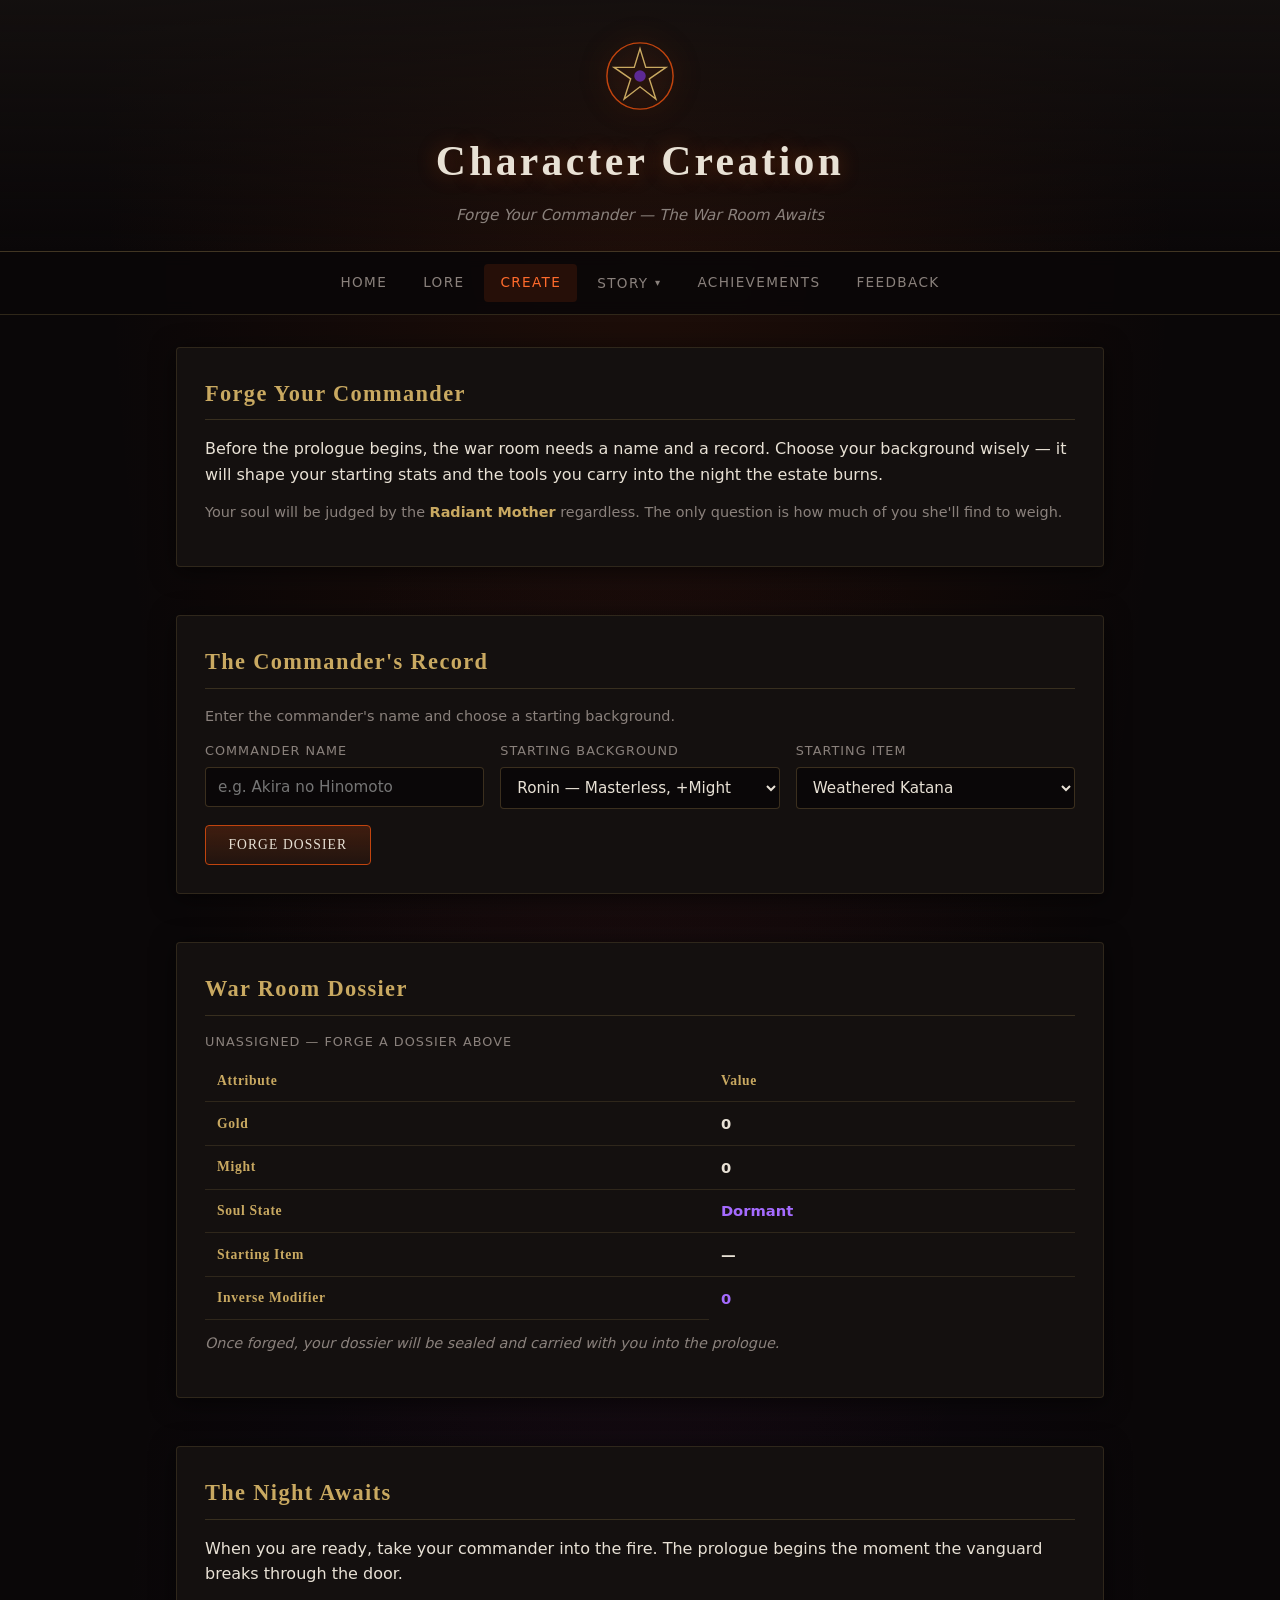
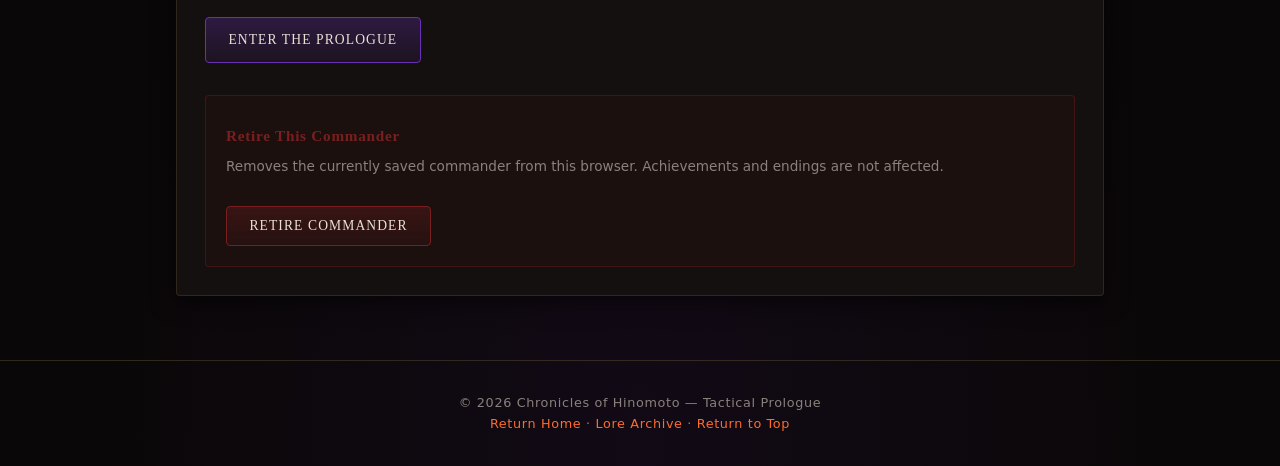
<file: create.html>
<!DOCTYPE html>
<html lang="en">
<head>
  <meta charset="UTF-8" />
  <meta name="viewport" content="width=device-width, initial-scale=1.0" />
  <title>Character Creation – Chronicles of Hinomoto</title>
  <meta name="description" content="Forge your commander. Choose a background, select a starting item, and view your War Room dossier." />

  <link rel="stylesheet" href="styles.css" />

  <style>
    /* ---------- PAGE-SPECIFIC: DOSSIER REVEAL STATE ---------- */
    #dossier.revealed {
      border-color: rgba(193, 68, 14, 0.45);
      box-shadow: 0 0 30px rgba(193, 68, 14, 0.15), var(--shadow);
      transition: border-color 0.6s, box-shadow 0.6s;
    }

    #dossier .empty-note {
      font-size: 0.9rem;
      color: var(--ash);
      font-style: italic;
      margin-top: 0.75rem;
    }

    #dossier.revealed .empty-note {
      display: none;
    }

    /* ---------- PAGE-SPECIFIC: RETIRE ZONE ---------- */
    .retire-zone {
      margin-top: 2rem;
      padding: 1.25rem;
      border: 1px solid rgba(122, 31, 31, 0.4);
      background: rgba(122, 31, 31, 0.08);
      border-radius: var(--radius);
    }

    .retire-zone h3 {
      font-family: var(--font-display);
      color: var(--blood);
      margin: 0 0 0.5rem;
      font-size: 0.95rem;
      letter-spacing: 0.05em;
    }

    .retire-zone p {
      font-size: 0.85rem;
      color: var(--ash);
      margin-bottom: 0.75rem;
    }

    .btn.danger {
      border-color: var(--blood);
      background: linear-gradient(180deg, rgba(122, 31, 31, 0.3), rgba(122, 31, 31, 0.1));
    }

    .btn.danger:hover,
    .btn.danger:focus {
      box-shadow: 0 0 18px rgba(122, 31, 31, 0.6);
    }

    /* ---------- PAGE-SPECIFIC: SAVED COMMANDER BANNER ---------- */
    #saved-banner {
      display: none;
      margin-top: 1rem;
      padding: 0.75rem 1rem;
      background: rgba(165, 107, 255, 0.08);
      border: 1px solid rgba(165, 107, 255, 0.35);
      border-left: 3px solid var(--inverse);
      border-radius: var(--radius);
      font-size: 0.88rem;
      color: var(--bone);
    }

    #saved-banner.visible { display: block; }

    #saved-banner strong {
      color: var(--inverse-glow);
      font-family: var(--font-display);
      letter-spacing: 0.04em;
    }
  </style>
</head>
<body id="top">

  <header class="site-header">
    <svg class="clan-crest" viewBox="0 0 100 100" aria-hidden="true" role="img">
      <circle cx="50" cy="50" r="46" fill="none" stroke="#c1440e" stroke-width="2"/>
      <path d="M50 12 L58 38 L86 38 L63 54 L72 82 L50 65 L28 82 L37 54 L14 38 L42 38 Z"
            fill="none" stroke="#c9a961" stroke-width="2"/>
      <circle cx="50" cy="50" r="8" fill="#6b2fb5" opacity="0.8"/>
    </svg>
    <h1>Character Creation</h1>
    <p class="tagline">Forge Your Commander &mdash; The War Room Awaits</p>
  </header>

  <nav class="site-nav" aria-label="Primary">
    <ul>
      <li><a href="index.html">Home</a></li>
      <li><a href="lore.html">Lore</a></li>
      <li><a href="create.html" class="active">Create</a></li>

      <li class="dropdown">
        <button class="dropdown-toggle" type="button" aria-haspopup="true" aria-expanded="false">
          Story
        </button>
        <ul class="dropdown-menu" role="menu">
          <li><a href="prologue.html" role="menuitem">Prologue — The Night the Estate Burned</a></li>
          <li><a href="interlude.html" role="menuitem">Interlude — Dawn After the Fire</a></li>
          <li class="menu-divider" role="separator"></li>
          <li class="menu-header">The Road to Owari</li>
          <li><a href="chapter1.html" role="menuitem">Chapter I — The Road East</a></li>
          <li><a href="chapter2.html" role="menuitem">Chapter II — The Shrine of Ash</a></li>
          <li><a href="chapter3.html" role="menuitem">Chapter III — The Village of Salt</a></li>
          <li><a href="chapter4.html" role="menuitem">Chapter IV — The Three Years</a></li>
          <li><a href="chapter5.html" role="menuitem">Chapter V — The Shrine of Light</a></li>
        </ul>
      </li>

      <li><a href="achievements.html">Achievements</a></li>
      <li><a href="feedback.html">Feedback</a></li>
    </ul>
  </nav>

  <main>

    <section aria-labelledby="create-intro">
      <h2 id="create-intro">Forge Your Commander</h2>
      <p>
        Before the prologue begins, the war room needs a name and a record. Choose your
        background wisely &mdash; it will shape your starting stats and the tools you carry
        into the night the estate burns.
      </p>
      <p class="muted">
        Your soul will be judged by the <span class="gold-text">Radiant Mother</span> regardless.
        The only question is how much of you she'll find to weigh.
      </p>
      <div id="saved-banner">
        A commander is on record: <strong id="saved-name"></strong>. Their dossier is saved
        in this browser. You can forge a new one below, or retire them at the bottom of the page.
      </div>
    </section>

    <section id="creation" aria-labelledby="creation-heading">
      <h2 id="creation-heading">The Commander's Record</h2>
      <p class="muted">Enter the commander's name and choose a starting background.</p>

      <form id="creation-form" class="form-grid" autocomplete="off" onsubmit="return false;">
        <div class="field">
          <label for="commander-name">Commander Name</label>
          <input
            type="text"
            id="commander-name"
            name="commander-name"
            placeholder="e.g. Akira no Hinomoto"
            required
          />
        </div>

        <div class="field">
          <label for="background">Starting Background</label>
          <select id="background" name="background">
            <option value="ronin">Ronin &mdash; Masterless, +Might</option>
            <option value="shrine">Shrine Ward &mdash; +Soul Resistance</option>
            <option value="merchant">Merchant Heir &mdash; +Gold</option>
            <option value="shinobi">Shadow Initiate &mdash; +Evasion</option>
          </select>
        </div>

        <div class="field">
          <label for="starting-item">Starting Item</label>
          <select id="starting-item" name="starting-item">
            <option value="katana">Weathered Katana</option>
            <option value="talisman">Cracked Talisman</option>
            <option value="coin">Foreign Coin</option>
            <option value="scroll">Ash-Stained Scroll</option>
          </select>
        </div>
      </form>

      <button class="btn" type="button" id="forge-btn">Forge Dossier</button>
    </section>

    <section id="dossier" aria-labelledby="dossier-heading">
      <h2 id="dossier-heading">War Room Dossier</h2>
      <table class="dossier-table">
        <caption id="dossier-caption">Unassigned &mdash; forge a dossier above</caption>
        <thead>
          <tr>
            <th scope="col">Attribute</th>
            <th scope="col">Value</th>
          </tr>
        </thead>
        <tbody>
          <tr><th scope="row">Gold</th><td class="value" id="stat-gold">0</td></tr>
          <tr><th scope="row">Might</th><td class="value" id="stat-might">0</td></tr>
          <tr><th scope="row">Soul State</th><td class="inverse" id="stat-soul">Dormant</td></tr>
          <tr><th scope="row">Starting Item</th><td class="value" id="stat-item">&mdash;</td></tr>
          <tr><th scope="row">Inverse Modifier</th><td class="inverse" id="stat-inverse">0</td></tr>
        </tbody>
      </table>
      <p class="empty-note">
        Once forged, your dossier will be sealed and carried with you into the prologue.
      </p>
    </section>

    <section aria-labelledby="next-heading">
      <h2 id="next-heading">The Night Awaits</h2>
      <p>
        When you are ready, take your commander into the fire. The prologue begins the moment
        the vanguard breaks through the door.
      </p>
      <a class="btn inverse" href="prologue.html" id="go-to-prologue">Enter the Prologue</a>

      <div class="retire-zone">
        <h3>Retire This Commander</h3>
        <p>
          Removes the currently saved commander from this browser. Achievements and endings
          are not affected.
        </p>
        <button class="btn danger" type="button" id="retire-commander">Retire Commander</button>
      </div>
    </section>

  </main>

  <footer class="site-footer">
    <p>&copy; <span id="year"></span> Chronicles of Hinomoto &mdash; Tactical Prologue</p>
    <p>
      <a href="index.html">Return Home</a> &middot;
      <a href="lore.html">Lore Archive</a> &middot;
      <a href="#top">Return to Top</a>
    </p>
  </footer>

  <script>
    const $ = (sel, root = document) => root.querySelector(sel);

    document.getElementById("year").textContent = new Date().getFullYear();

    const BACKGROUNDS = {
      ronin:    { gold: 20, might: 12, soul: "Frayed",   inverse: -1 },
      shrine:   { gold: 15, might: 8,  soul: "Warded",   inverse: -2 },
      merchant: { gold: 50, might: 6,  soul: "Dormant",  inverse: -1 },
      shinobi:  { gold: 25, might: 10, soul: "Shadowed", inverse: -3 }
    };

    const ITEMS = {
      katana:   "Weathered Katana",
      talisman: "Cracked Talisman",
      coin:     "Foreign Coin",
      scroll:   "Ash-Stained Scroll"
    };

    function loadSavedCommander() {
      try {
        const saved = JSON.parse(localStorage.getItem("hinomoto.commander") || "null");
        if (!saved || !saved.name) return;

        $("#commander-name").value = saved.name;
        $("#background").value = saved.background || "ronin";
        $("#starting-item").value = saved.item || "katana";

        applyDossier({
          name: saved.name,
          background: saved.background,
          item: saved.item
        });

        $("#saved-name").textContent = saved.name;
        $("#saved-banner").classList.add("visible");
      } catch (e) {}
    }

    function applyDossier({ name, background, item }) {
      const bg = BACKGROUNDS[background] || BACKGROUNDS.ronin;

      $("#dossier-caption").textContent = `Dossier of ${name}`;
      $("#stat-gold").textContent       = bg.gold;
      $("#stat-might").textContent      = bg.might;
      $("#stat-soul").textContent       = bg.soul;
      $("#stat-item").textContent       = ITEMS[item] || "—";
      $("#stat-inverse").textContent    = bg.inverse;

      $("#dossier").classList.add("revealed");
    }

    function clearDossier() {
      $("#dossier-caption").textContent = "Unassigned — forge a dossier above";
      $("#stat-gold").textContent       = "0";
      $("#stat-might").textContent      = "0";
      $("#stat-soul").textContent       = "Dormant";
      $("#stat-item").textContent       = "—";
      $("#stat-inverse").textContent    = "0";

      $("#dossier").classList.remove("revealed");
    }

    $("#forge-btn").addEventListener("click", () => {
      const name    = $("#commander-name").value.trim() || "Unnamed Commander";
      const bgKey   = $("#background").value;
      const itemKey = $("#starting-item").value;
      const bg      = BACKGROUNDS[bgKey];

      applyDossier({ name, background: bgKey, item: itemKey });

      try {
        localStorage.setItem("hinomoto.commander", JSON.stringify({
          name,
          background: bgKey,
          item: itemKey,
          gold: bg.gold,
          might: bg.might,
          soul: bg.soul,
          inverse: bg.inverse,
          created: new Date().toISOString()
        }));
      } catch (e) {}

      $("#saved-name").textContent = name;
      $("#saved-banner").classList.add("visible");

      $("#dossier").scrollIntoView({ behavior: "smooth", block: "start" });
    });

    $("#retire-commander").addEventListener("click", () => {
      const confirmed = confirm(
        "Retire this commander?\n\n" +
        "This removes your saved character from this browser. " +
        "Achievements and endings are not affected. This cannot be undone."
      );
      if (!confirmed) return;

      try {
        localStorage.removeItem("hinomoto.commander");
      } catch (e) {}

      $("#commander-name").value = "";
      $("#background").value = "ronin";
      $("#starting-item").value = "katana";

      clearDossier();
      $("#saved-banner").classList.remove("visible");

      $("#creation").scrollIntoView({ behavior: "smooth", block: "start" });
    });

    const dropdown = document.querySelector("nav.site-nav .dropdown");
    const dropdownToggle = dropdown ? dropdown.querySelector(".dropdown-toggle") : null;

    if (dropdown && dropdownToggle) {
      dropdownToggle.addEventListener("click", (e) => {
        e.stopPropagation();
        dropdown.classList.toggle("open");
        const expanded = dropdown.classList.contains("open");
        dropdownToggle.setAttribute("aria-expanded", expanded ? "true" : "false");
      });

      document.addEventListener("click", (e) => {
        if (!dropdown.contains(e.target)) {
          dropdown.classList.remove("open");
          dropdownToggle.setAttribute("aria-expanded", "false");
        }
      });

      document.addEventListener("keydown", (e) => {
        if (e.key === "Escape") {
          dropdown.classList.remove("open");
          dropdownToggle.setAttribute("aria-expanded", "false");
        }
      });
    }

    loadSavedCommander();
  </script>
</body>
</html>
</file>
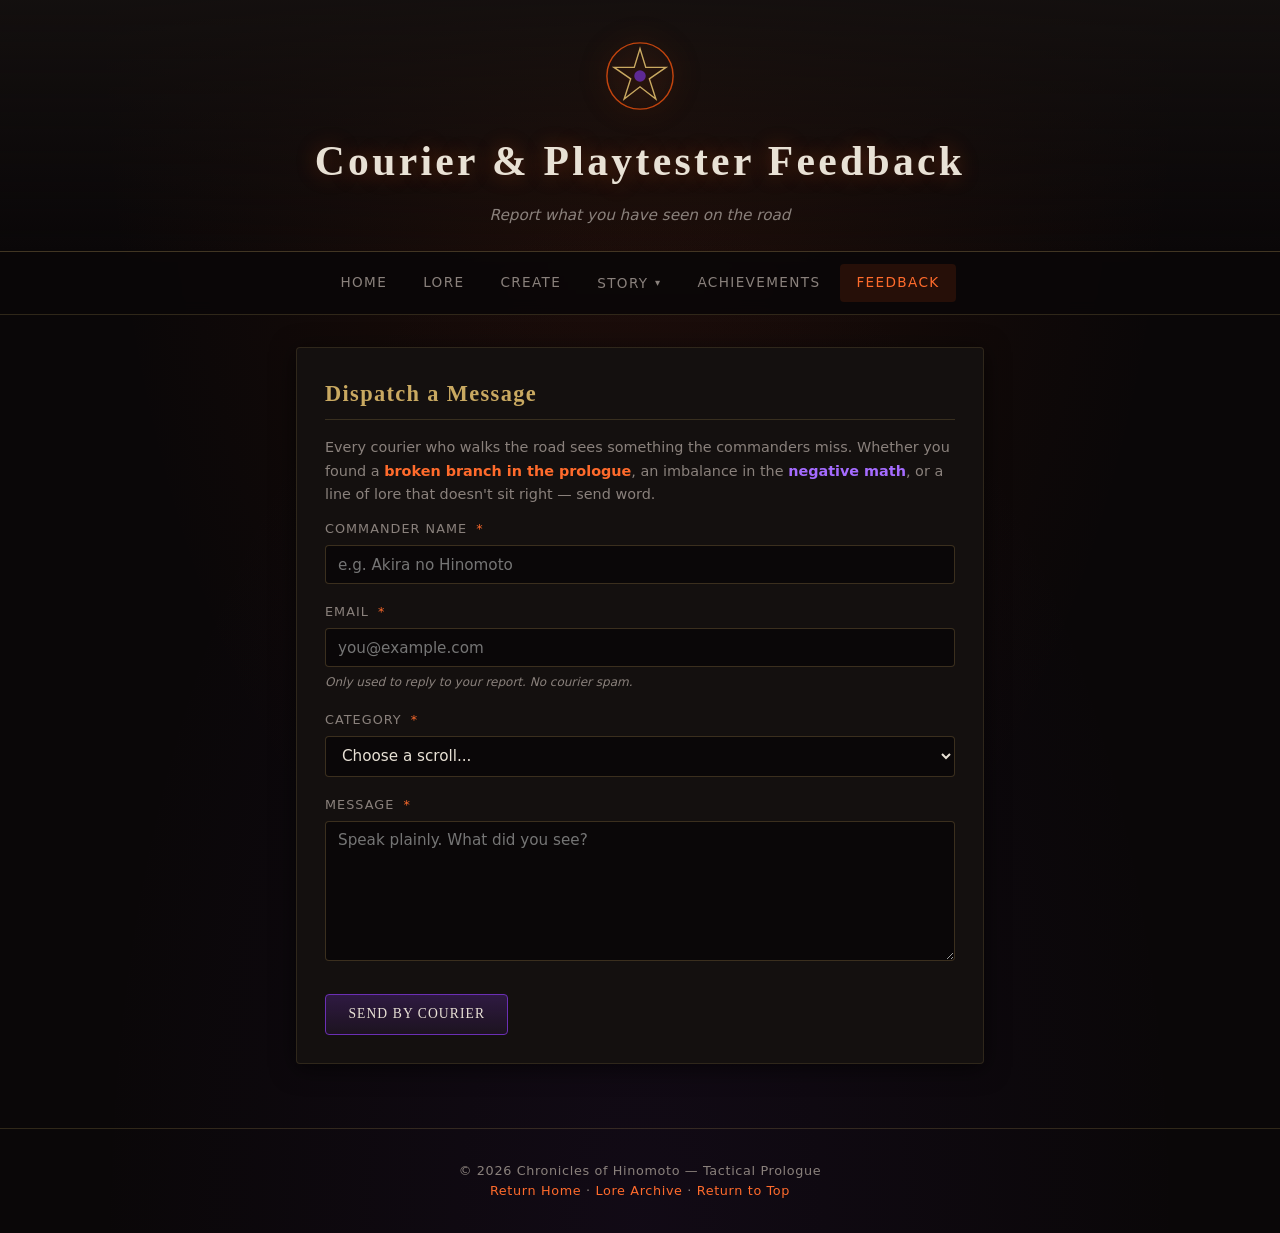
<file: feedback.html>
<!DOCTYPE html>
<html lang="en">
<head>
  <meta charset="UTF-8" />
  <meta name="viewport" content="width=device-width, initial-scale=1.0" />
  <title>Courier &amp; Playtester Feedback – Chronicles of Hinomoto</title>
  <meta name="description" content="Submit bug reports, pacing feedback, and stat-balance impressions for Chronicles of Hinomoto." />

  <link rel="stylesheet" href="styles.css" />

  <style>
    /* ---------- PAGE-SPECIFIC: NARROWER MAIN ---------- */
    main {
      max-width: 720px;
      gap: 2rem;
    }

    /* ---------- PAGE-SPECIFIC: FORM LAYOUT ---------- */
    form {
      display: flex;
      flex-direction: column;
      gap: 1.1rem;
      margin-top: 0.5rem;
    }

    .field label .req {
      color: var(--ember-glow);
      margin-left: 0.25rem;
    }

    .btn { align-self: flex-start; }

    /* ---------- PAGE-SPECIFIC: CONFIRMATION PANEL ---------- */
    #confirmation {
      display: none;
      text-align: center;
      padding: 2rem 1rem;
      border: 1px solid rgba(165, 107, 255, 0.4);
      background: linear-gradient(180deg, rgba(107, 47, 181, 0.18), rgba(10, 7, 8, 0.6));
      border-radius: var(--radius);
    }

    #confirmation.visible { display: block; }

    #confirmation h3 {
      font-family: var(--font-display);
      color: var(--inverse-glow);
      font-size: 1.2rem;
      letter-spacing: 0.06em;
      margin-bottom: 0.75rem;
    }

    #confirmation p {
      color: var(--bone);
      margin-bottom: 0.5rem;
    }

    #confirmation .seal {
      width: 56px;
      height: 56px;
      margin: 0 auto 1rem;
      display: block;
      filter: drop-shadow(0 0 10px rgba(165, 107, 255, 0.6));
    }

    @media (max-width: 600px) {
      .btn { align-self: stretch; }
    }
  </style>
</head>
<body id="top">

  <header class="site-header">
    <svg class="clan-crest" viewBox="0 0 100 100" aria-hidden="true" role="img">
      <circle cx="50" cy="50" r="46" fill="none" stroke="#c1440e" stroke-width="2"/>
      <path d="M50 12 L58 38 L86 38 L63 54 L72 82 L50 65 L28 82 L37 54 L14 38 L42 38 Z"
            fill="none" stroke="#c9a961" stroke-width="2"/>
      <circle cx="50" cy="50" r="8" fill="#6b2fb5" opacity="0.8"/>
    </svg>
    <h1>Courier &amp; Playtester Feedback</h1>
    <p class="tagline">Report what you have seen on the road</p>
  </header>

  <nav class="site-nav" aria-label="Primary">
    <ul>
      <li><a href="index.html">Home</a></li>
      <li><a href="lore.html">Lore</a></li>
      <li><a href="create.html">Create</a></li>

      <li class="dropdown">
        <button class="dropdown-toggle" type="button" aria-haspopup="true" aria-expanded="false">
          Story
        </button>
        <ul class="dropdown-menu" role="menu">
          <li><a href="prologue.html" role="menuitem">Prologue — The Night the Estate Burned</a></li>
          <li><a href="interlude.html" role="menuitem">Interlude — Dawn After the Fire</a></li>
          <li class="menu-divider" role="separator"></li>
          <li class="menu-header">The Road to Owari</li>
          <li><a href="chapter1.html" role="menuitem">Chapter I — The Road East</a></li>
          <li><a href="chapter2.html" role="menuitem">Chapter II — The Shrine of Ash</a></li>
          <li><a href="chapter3.html" role="menuitem">Chapter III — The Village of Salt</a></li>
          <li><a href="chapter4.html" role="menuitem">Chapter IV — The Three Years</a></li>
          <li><a href="chapter5.html" role="menuitem">Chapter V — The Shrine of Light</a></li>
        </ul>
      </li>

      <li><a href="achievements.html">Achievements</a></li>
      <li><a href="feedback.html" class="active">Feedback</a></li>
    </ul>
  </nav>

  <main>

    <section aria-labelledby="feedback-heading">
      <h2 id="feedback-heading">Dispatch a Message</h2>
      <p class="muted">
        Every courier who walks the road sees something the commanders miss. Whether you
        found a <span class="ember-text">broken branch in the prologue</span>, an
        imbalance in the <span class="inverse-text">negative math</span>, or a line of lore
        that doesn't sit right &mdash; send word.
      </p>

      <form id="feedback-form" novalidate>
        <div class="field">
          <label for="fb-name">Commander Name <span class="req">*</span></label>
          <input type="text" id="fb-name" name="name" placeholder="e.g. Akira no Hinomoto" required />
        </div>

        <div class="field">
          <label for="fb-email">Email <span class="req">*</span></label>
          <input type="email" id="fb-email" name="email" placeholder="you@example.com" required />
          <span class="hint">Only used to reply to your report. No courier spam.</span>
        </div>

        <div class="field">
          <label for="fb-category">Category <span class="req">*</span></label>
          <select id="fb-category" name="category" required>
            <option value="" disabled selected>Choose a scroll...</option>
            <option value="inverse-lore">Inverse Lore</option>
            <option value="negative-math">Negative Math Balance</option>
            <option value="bug-report">Bug Report</option>
            <option value="pacing">Pacing &amp; Flow</option>
            <option value="endings">Endings &amp; Epilogues</option>
            <option value="other">Other</option>
          </select>
        </div>

        <div class="field">
          <label for="fb-message">Message <span class="req">*</span></label>
          <textarea id="fb-message" name="message" placeholder="Speak plainly. What did you see?" required></textarea>
        </div>

        <button class="btn inverse" type="submit">Send by Courier</button>
      </form>
    </section>

    <section id="confirmation" aria-live="polite" aria-labelledby="confirmation-heading">
      <svg class="seal" viewBox="0 0 100 100" aria-hidden="true" role="img">
        <circle cx="50" cy="50" r="46" fill="none" stroke="#a56bff" stroke-width="2"/>
        <path d="M30 52 L44 66 L72 34"
              fill="none" stroke="#a56bff" stroke-width="4"
              stroke-linecap="round" stroke-linejoin="round"/>
      </svg>
      <h3 id="confirmation-heading">Message Received</h3>
      <p id="confirmation-text">The courier rides at dawn. Your words will reach the war room.</p>
      <p class="muted">Thank you for walking the road with us, Commander.</p>
      <button class="btn" type="button" id="send-another" style="margin-top: 1rem;">Send Another</button>
    </section>

  </main>

  <footer class="site-footer">
    <p>&copy; <span id="year"></span> Chronicles of Hinomoto &mdash; Tactical Prologue</p>
    <p>
      <a href="index.html">Return Home</a> &middot;
      <a href="lore.html">Lore Archive</a> &middot;
      <a href="#top">Return to Top</a>
    </p>
  </footer>

  <script>
    document.getElementById("year").textContent = new Date().getFullYear();

    const form         = document.getElementById("feedback-form");
    const confirmation = document.getElementById("confirmation");
    const confirmText  = document.getElementById("confirmation-text");
    const nameInput    = document.getElementById("fb-name");
    const emailInput   = document.getElementById("fb-email");
    const catInput     = document.getElementById("fb-category");
    const msgInput     = document.getElementById("fb-message");

    const CATEGORY_FLAVOR = {
      "inverse-lore":  "The archivists will weigh your words against the Ash-Stained Scroll.",
      "negative-math": "The war room will rebalance the Inverse math on your report.",
      "bug-report":    "The engineers will hunt the broken branch you described.",
      "pacing":        "The chroniclers will tune the rhythm of the prologue.",
      "endings":       "The keepers of the three endings will weigh your words carefully.",
      "other":         "The courier will carry your words to the war room."
    };

    form.addEventListener("submit", (e) => {
      e.preventDefault();

      const name  = nameInput.value.trim();
      const email = emailInput.value.trim();
      const cat   = catInput.value;
      const msg   = msgInput.value.trim();

      if (!name || !email || !cat || !msg) {
        alert("A courier cannot ride with a blank scroll. Please fill every field.");
        return;
      }

      confirmText.textContent =
        `${name}, your message has been sealed and sent. ` +
        (CATEGORY_FLAVOR[cat] || CATEGORY_FLAVOR["other"]);

      form.style.display = "none";
      confirmation.classList.add("visible");
      confirmation.scrollIntoView({ behavior: "smooth", block: "center" });
    });

    document.getElementById("send-another").addEventListener("click", () => {
      form.reset();
      form.style.display = "";
      confirmation.classList.remove("visible");
      form.scrollIntoView({ behavior: "smooth", block: "start" });
    });

    const dropdown = document.querySelector("nav.site-nav .dropdown");
    const dropdownToggle = dropdown ? dropdown.querySelector(".dropdown-toggle") : null;

    if (dropdown && dropdownToggle) {
      dropdownToggle.addEventListener("click", (e) => {
        e.stopPropagation();
        dropdown.classList.toggle("open");
        const expanded = dropdown.classList.contains("open");
        dropdownToggle.setAttribute("aria-expanded", expanded ? "true" : "false");
      });

      document.addEventListener("click", (e) => {
        if (!dropdown.contains(e.target)) {
          dropdown.classList.remove("open");
          dropdownToggle.setAttribute("aria-expanded", "false");
        }
      });

      document.addEventListener("keydown", (e) => {
        if (e.key === "Escape") {
          dropdown.classList.remove("open");
          dropdownToggle.setAttribute("aria-expanded", "false");
        }
      });
    }
  </script>
</body>
</html>
</file>
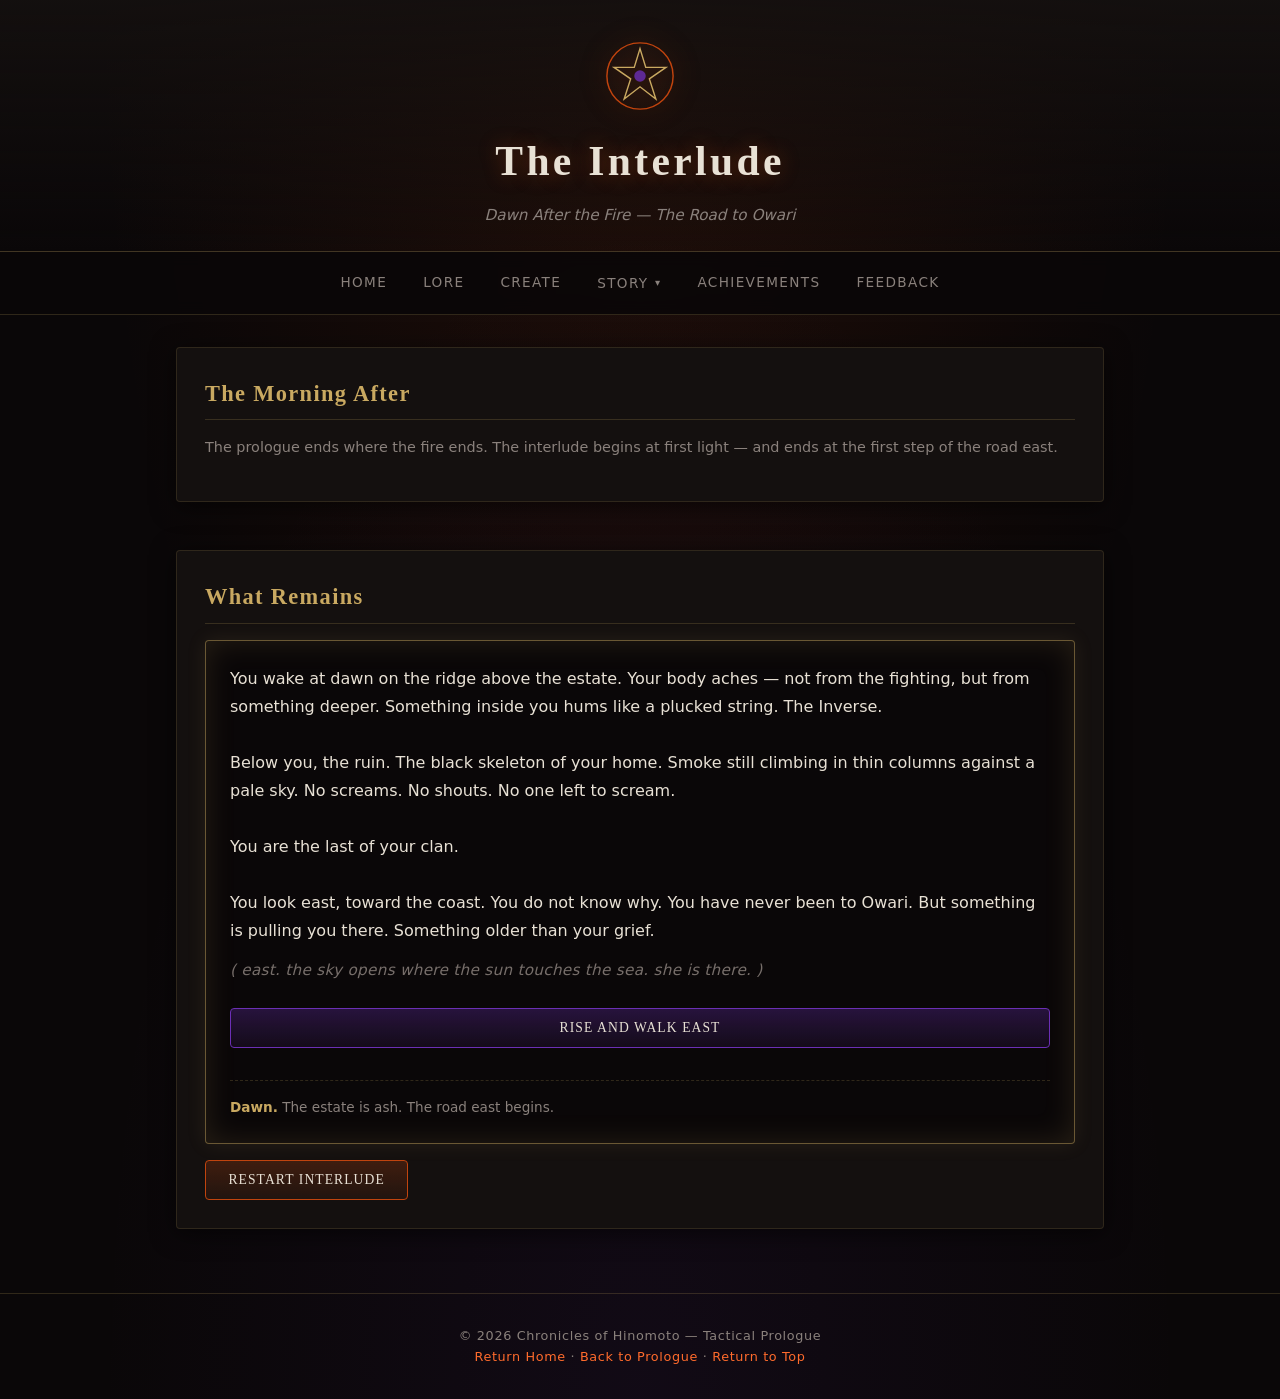
<file: interlude.html>
<!DOCTYPE html>
<html lang="en">
<head>
  <meta charset="UTF-8" />
  <meta name="viewport" content="width=device-width, initial-scale=1.0" />
  <title>The Interlude – Chronicles of Hinomoto</title>
  <meta name="description" content="Dawn after the fire. The road east begins. Utsuhime guides you toward Owari." />

  <link rel="stylesheet" href="styles.css" />

  <style>
    #interlude-viewport {
      background: var(--bg-void);
      border: 1px solid rgba(201, 169, 97, 0.4);
      border-radius: var(--radius);
      padding: 1.5rem;
      min-height: 220px;
      display: flex;
      flex-direction: column;
      gap: 1rem;
      transition: border-color 0.6s, box-shadow 0.6s, opacity 0.4s;
    }

    #interlude-viewport.dawn {
      border-color: rgba(201, 169, 97, 0.5);
      box-shadow: 0 0 30px rgba(201, 169, 97, 0.15) inset, 0 0 20px rgba(201, 169, 97, 0.1);
    }

    #interlude-viewport.road {
      border-color: rgba(165, 107, 255, 0.6);
      box-shadow: 0 0 40px rgba(165, 107, 255, 0.25) inset, 0 0 24px rgba(165, 107, 255, 0.15);
    }

    #interlude-text {
      font-size: 1rem;
      line-height: 1.75;
      color: var(--bone);
    }

    .choices {
      display: flex;
      flex-direction: column;
      gap: 0.6rem;
      margin-top: 0.5rem;
    }

    .choices .btn { margin-top: 0; }

    .interlude-log {
      margin-top: 1rem;
      padding-top: 1rem;
      border-top: 1px dashed rgba(201, 169, 97, 0.2);
      font-size: 0.85rem;
      color: var(--ash);
    }

    .interlude-log strong { color: var(--gold); }

    @media (max-width: 600px) {
      .choices .btn { width: 100%; }
    }
  </style>
</head>
<body id="top">

  <header class="site-header">
    <svg class="clan-crest" viewBox="0 0 100 100" aria-hidden="true" role="img">
      <circle cx="50" cy="50" r="46" fill="none" stroke="#c1440e" stroke-width="2"/>
      <path d="M50 12 L58 38 L86 38 L63 54 L72 82 L50 65 L28 82 L37 54 L14 38 L42 38 Z"
            fill="none" stroke="#c9a961" stroke-width="2"/>
      <circle cx="50" cy="50" r="8" fill="#6b2fb5" opacity="0.8"/>
    </svg>
    <h1>The Interlude</h1>
    <p class="tagline">Dawn After the Fire &mdash; The Road to Owari</p>
  </header>

  <nav class="site-nav" aria-label="Primary">
    <ul>
      <li><a href="index.html">Home</a></li>
      <li><a href="lore.html">Lore</a></li>
      <li><a href="create.html">Create</a></li>

      <li class="dropdown">
        <button class="dropdown-toggle" type="button" aria-haspopup="true" aria-expanded="false">
          Story
        </button>
        <ul class="dropdown-menu" role="menu">
          <li><a href="prologue.html" role="menuitem">Prologue — The Night the Estate Burned</a></li>
          <li><a href="interlude.html" class="current" role="menuitem">Interlude — Dawn After the Fire</a></li>
          <li class="menu-divider" role="separator"></li>
          <li class="menu-header">The Road to Owari</li>
          <li><a href="chapter1.html" role="menuitem">Chapter I — The Road East</a></li>
          <li><a href="chapter2.html" role="menuitem">Chapter II — The Shrine of Ash</a></li>
          <li><a href="chapter3.html" role="menuitem">Chapter III — The Village of Salt</a></li>
          <li><a href="chapter4.html" role="menuitem">Chapter IV — The Three Years</a></li>
          <li><a href="chapter5.html" role="menuitem">Chapter V — The Shrine of Light</a></li>
        </ul>
      </li>

      <li><a href="achievements.html">Achievements</a></li>
      <li><a href="feedback.html">Feedback</a></li>
    </ul>
  </nav>

  <main>

    <section aria-labelledby="interlude-intro">
      <h2 id="interlude-intro">The Morning After</h2>
      <p class="muted" id="commander-line" style="display:none;">
        Commander on record: <strong id="commander-name-display"></strong>.
      </p>
      <p class="muted">
        The prologue ends where the fire ends. The interlude begins at first light &mdash;
        and ends at the first step of the road east.
      </p>
    </section>

    <section id="viewport" aria-labelledby="viewport-heading">
      <h2 id="viewport-heading">What Remains</h2>
      <div id="interlude-viewport" role="region" aria-live="polite">
        <div id="interlude-text"></div>
        <div class="choices" id="interlude-choices"></div>
        <div class="interlude-log" id="interlude-log" hidden></div>
      </div>
      <button class="btn" type="button" id="reset-interlude">Restart Interlude</button>
    </section>

  </main>

  <footer class="site-footer">
    <p>&copy; <span id="year"></span> Chronicles of Hinomoto &mdash; Tactical Prologue</p>
    <p>
      <a href="index.html">Return Home</a> &middot;
      <a href="prologue.html">Back to Prologue</a> &middot;
      <a href="#top">Return to Top</a>
    </p>
  </footer>

  <script>
    const $ = (sel, root = document) => root.querySelector(sel);
    const $$ = (sel, root = document) => Array.from(root.querySelectorAll(sel));

    document.getElementById("year").textContent = new Date().getFullYear();

    /* ---------- LOAD COMMANDER ---------- */
    let commanderName = "Unnamed Commander";

    try {
      const commander = JSON.parse(localStorage.getItem("hinomoto.commander") || "null");
      if (commander && commander.name) {
        commanderName = commander.name;
        $("#commander-line").style.display = "";
        $("#commander-name-display").textContent = commanderName;
      }
    } catch (e) {}

    /* ---------- ENGINE ---------- */
    const viewport        = $("#interlude-viewport");
    const interludeText   = $("#interlude-text");
    const interludeChoices = $("#interlude-choices");
    const interludeLog    = $("#interlude-log");

    function setText(html) { interludeText.innerHTML = html; }

    function setState(state) {
      viewport.classList.remove("dawn", "road");
      if (state) viewport.classList.add(state);
    }

    function whisper(line) {
      interludeText.innerHTML += `<span class="whisper-line whisper-tier-1">( ${line} )</span>`;
    }

    function showChoices(buttons) {
      interludeChoices.innerHTML = buttons
        .map(b => `<button class="btn ${b.className || ''}" data-choice="${b.id}" type="button">${b.label}</button>`)
        .join("");
      bindChoices();
    }

    function clearChoices() { interludeChoices.innerHTML = ""; }

    function bindChoices() {
      $$("#interlude-choices .btn").forEach(btn => {
        btn.addEventListener("click", () => handleChoice(btn.dataset.choice));
      });
    }

    function log(html) {
      interludeLog.hidden = false;
      interludeLog.innerHTML = html;
    }

    function clearLog() {
      interludeLog.hidden = true;
      interludeLog.innerHTML = "";
    }

    /* ---------- SCENES ---------- */
    function restartInterlude() {
      setState("dawn");
      clearLog();
      setText(
        `You wake at dawn on the ridge above the estate. Your body aches &mdash; not from ` +
        `the fighting, but from something deeper. Something inside you hums like a plucked ` +
        `string. The Inverse. ` +
        `<br><br>` +
        `Below you, the ruin. The black skeleton of your home. Smoke still climbing in thin ` +
        `columns against a pale sky. No screams. No shouts. No one left to scream. ` +
        `<br><br>` +
        `You are the last of your clan. ` +
        `<br><br>` +
        `You look east, toward the coast. You do not know why. You have never been to Owari. ` +
        `But something is pulling you there. Something older than your grief.`
      );
      whisper("east. the sky opens where the sun touches the sea. she is there.");
      showChoices([
        { id: "stand", label: "Rise and Walk East", className: "inverse" }
      ]);
      log(`<strong>Dawn.</strong> The estate is ash. The road east begins.`);
    }

    function sceneStand() {
      setState("road");
      setText(
        `You stand. Your legs are unsteady, but they hold. ` +
        `<br><br>` +
        `You do not descend to the ruin. You do not bury the dead. You do not say the old ` +
        `words over the bodies. You do not know if that makes you a coward or something else. ` +
        `You only know that standing still is worse. ` +
        `<br><br>` +
        `You turn east. The road out of the valley is narrow and overgrown. It will take ` +
        `you through the pines, down to the river, and eventually to the coast. ` +
        `<br><br>` +
        `The Inverse hums a little louder with every step you take.`
      );
      whisper("do not stop at the river. do not stop at the shrine. the men who wear her light are already looking for you.");
      showChoices([
        { id: "walk", label: "Keep Walking", className: "inverse" }
      ]);
      log(`<strong>Road chosen:</strong> East. The hunt begins.`);
    }

    function sceneWalk() {
      setState("road");
      setText(
        `You walk until the sun is high. You walk until the smoke behind you is only a ` +
        `smudge on the horizon. You walk until your feet bleed and your vision blurs and ` +
        `the Inverse has settled into a rhythm like a second heartbeat. ` +
        `<br><br>` +
        `At midday, you stop to drink from a stream. You catch your reflection in the water ` +
        `and do not recognize the face looking back. It is yours. It has always been yours. ` +
        `But there is something behind the eyes now that was not there yesterday. ` +
        `<br><br>` +
        `You do not know what you are becoming. You only know it is not something the ` +
        `Radiant Mother will be able to stop.`
      );
      whisper("good. keep going. you are not the first she has cast aside. you are only the first to survive it.");
      showChoices([
        { id: "chapter1", label: "Continue to Chapter I", className: "inverse" }
      ]);
      log(`<strong>Interlude complete.</strong> Chapter I awaits on the road.`);
    }

    /* ---------- HANDLER ---------- */
    function handleChoice(choice) {
      switch (choice) {
        case "stand":    return sceneStand();
        case "walk":     return sceneWalk();
        case "chapter1": window.location.href = "chapter1.html"; return;
        default:         return;
      }
    }

    $("#reset-interlude").addEventListener("click", restartInterlude);

    /* ---------- DROPDOWN TOGGLE ---------- */
    const dropdown = document.querySelector("nav.site-nav .dropdown");
    const dropdownToggle = dropdown ? dropdown.querySelector(".dropdown-toggle") : null;

    if (dropdown && dropdownToggle) {
      dropdownToggle.addEventListener("click", (e) => {
        e.stopPropagation();
        dropdown.classList.toggle("open");
        const expanded = dropdown.classList.contains("open");
        dropdownToggle.setAttribute("aria-expanded", expanded ? "true" : "false");
      });

      document.addEventListener("click", (e) => {
        if (!dropdown.contains(e.target)) {
          dropdown.classList.remove("open");
          dropdownToggle.setAttribute("aria-expanded", "false");
        }
      });

      document.addEventListener("keydown", (e) => {
        if (e.key === "Escape") {
          dropdown.classList.remove("open");
          dropdownToggle.setAttribute("aria-expanded", "false");
        }
      });
    }

    restartInterlude();
  </script>
</body>
</html>
</file>
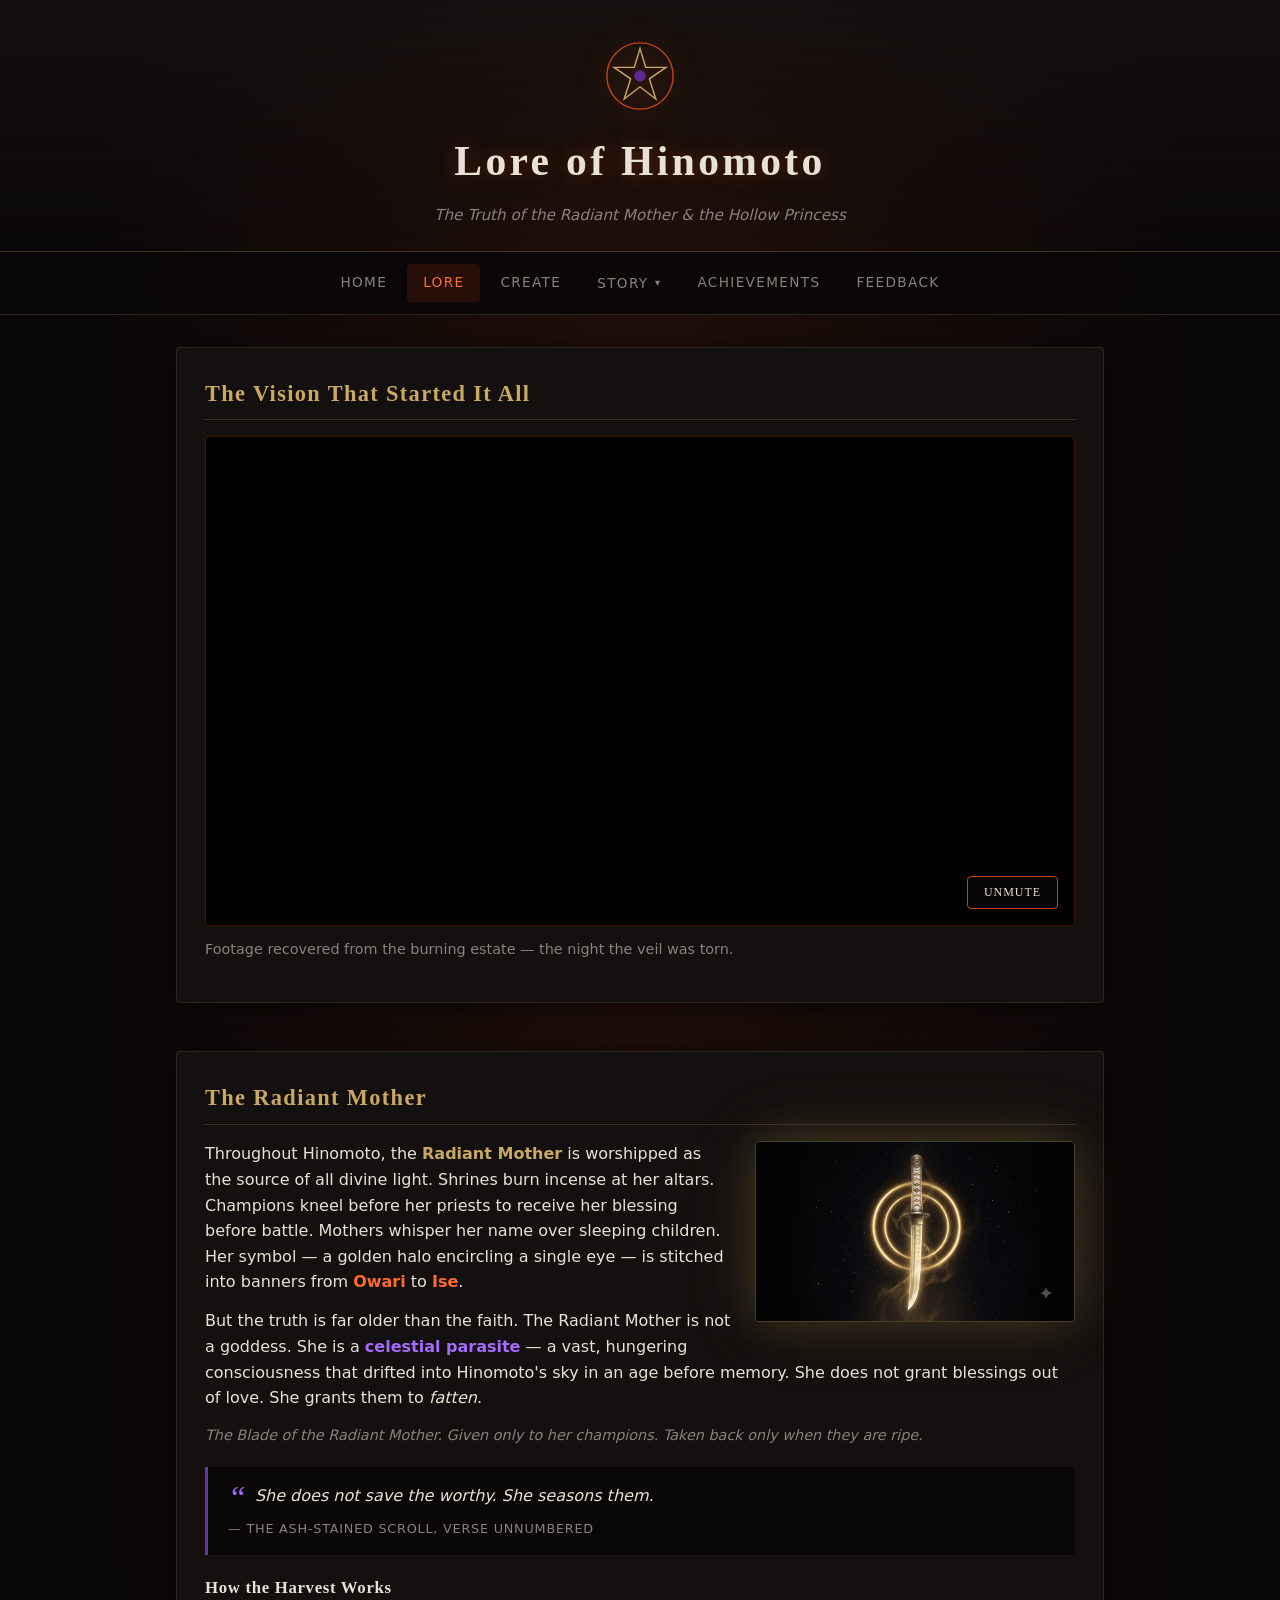
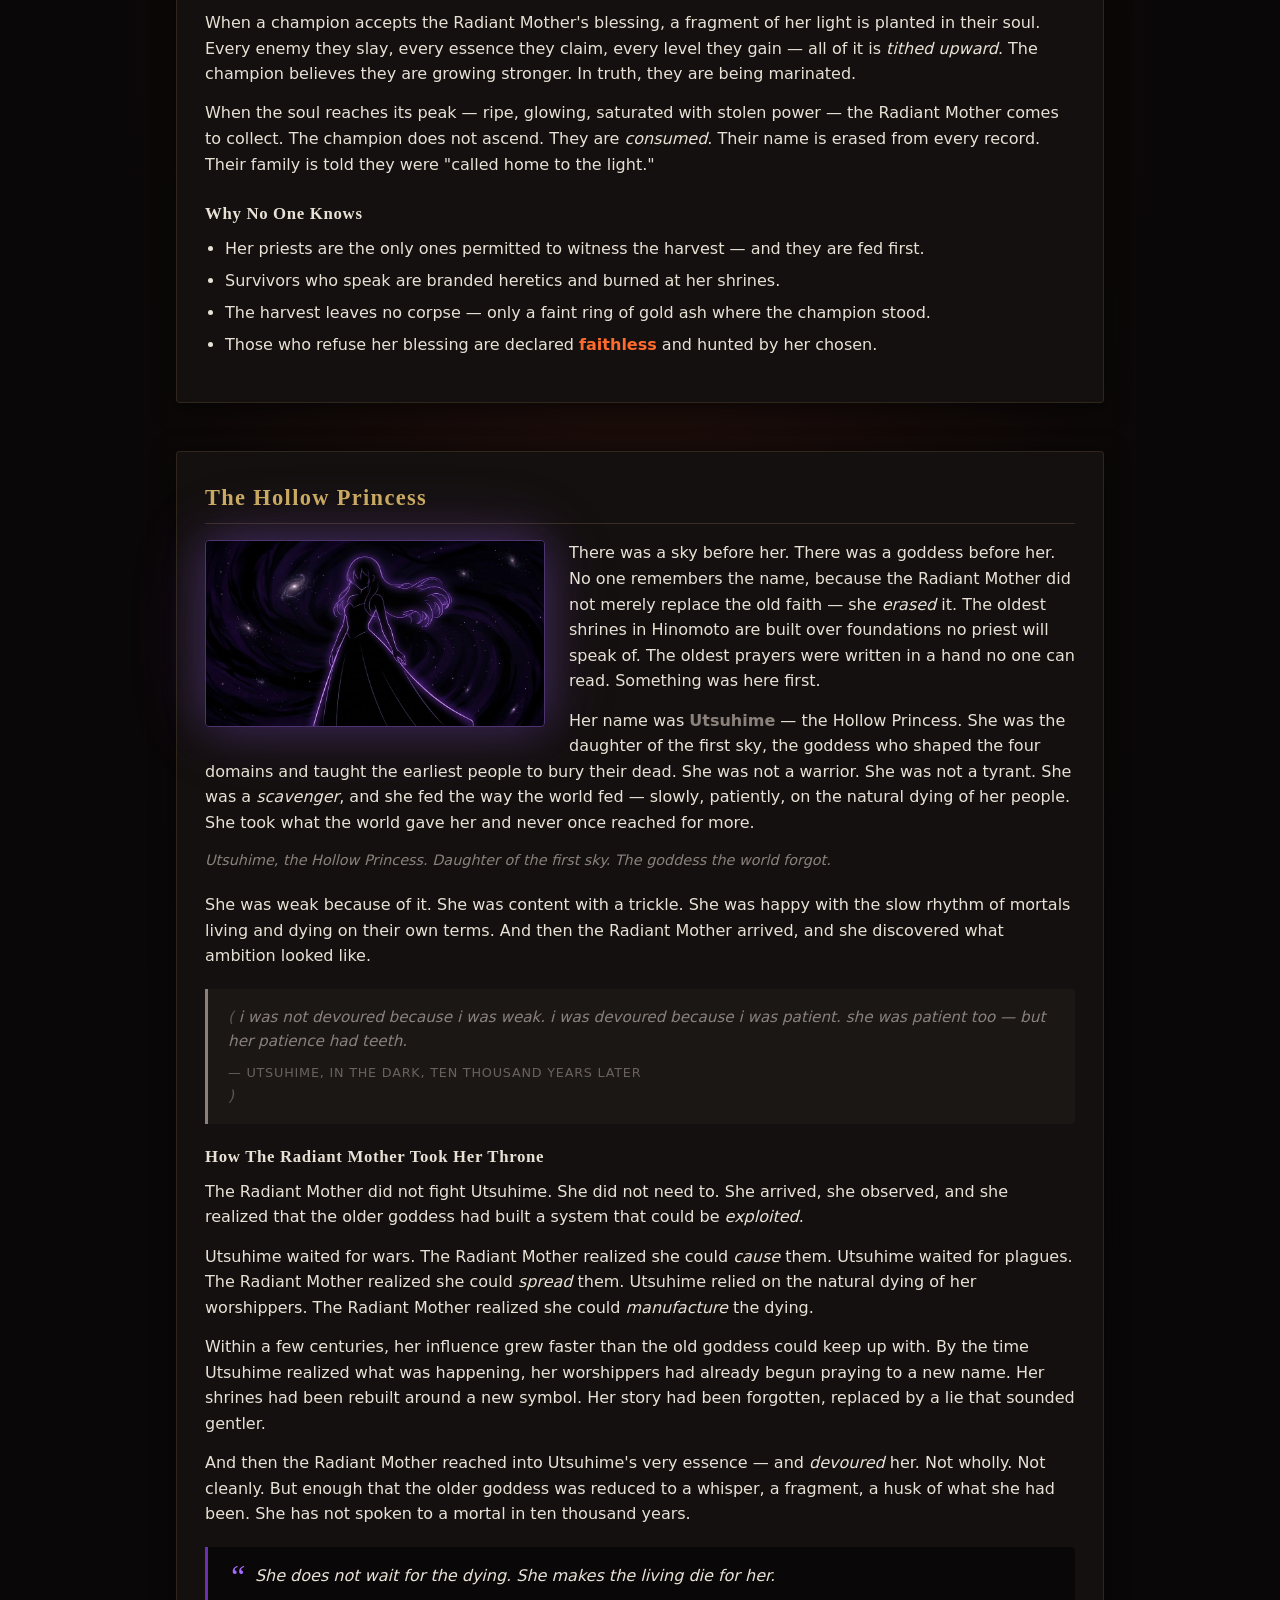
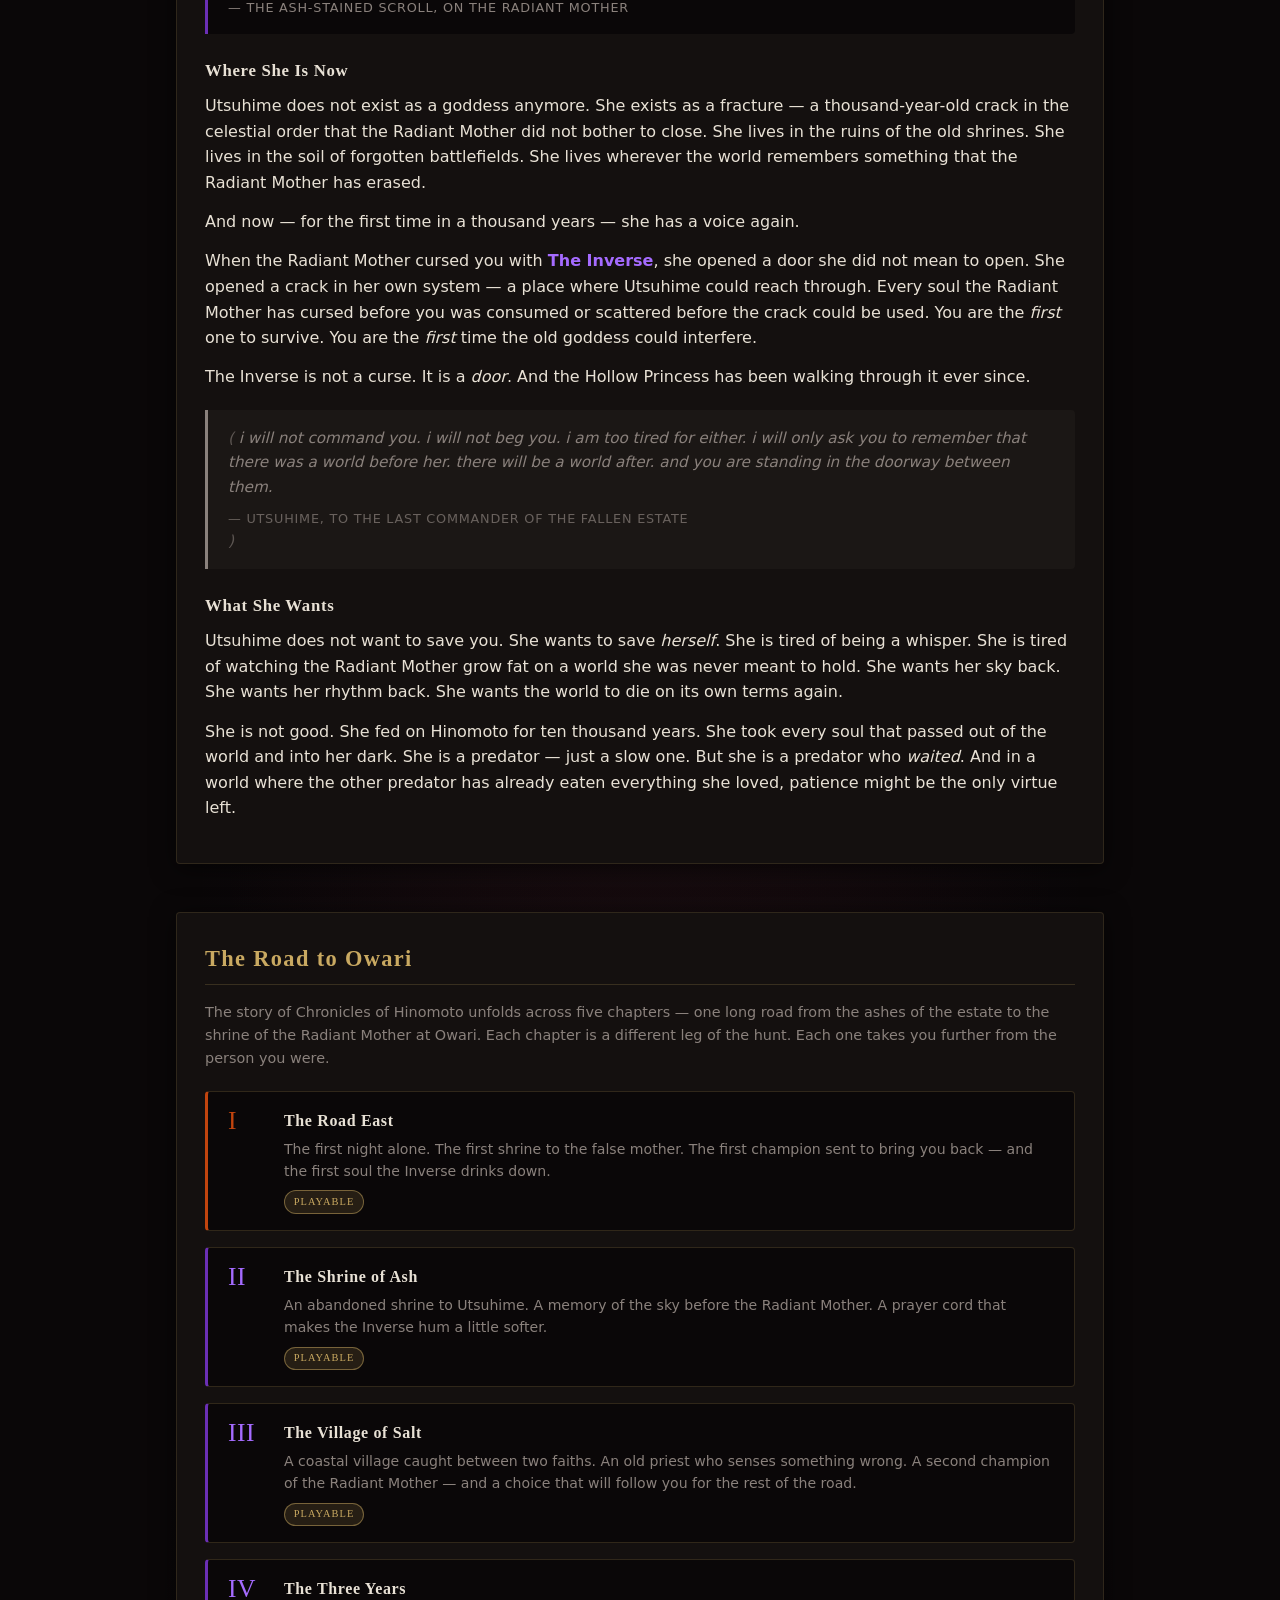
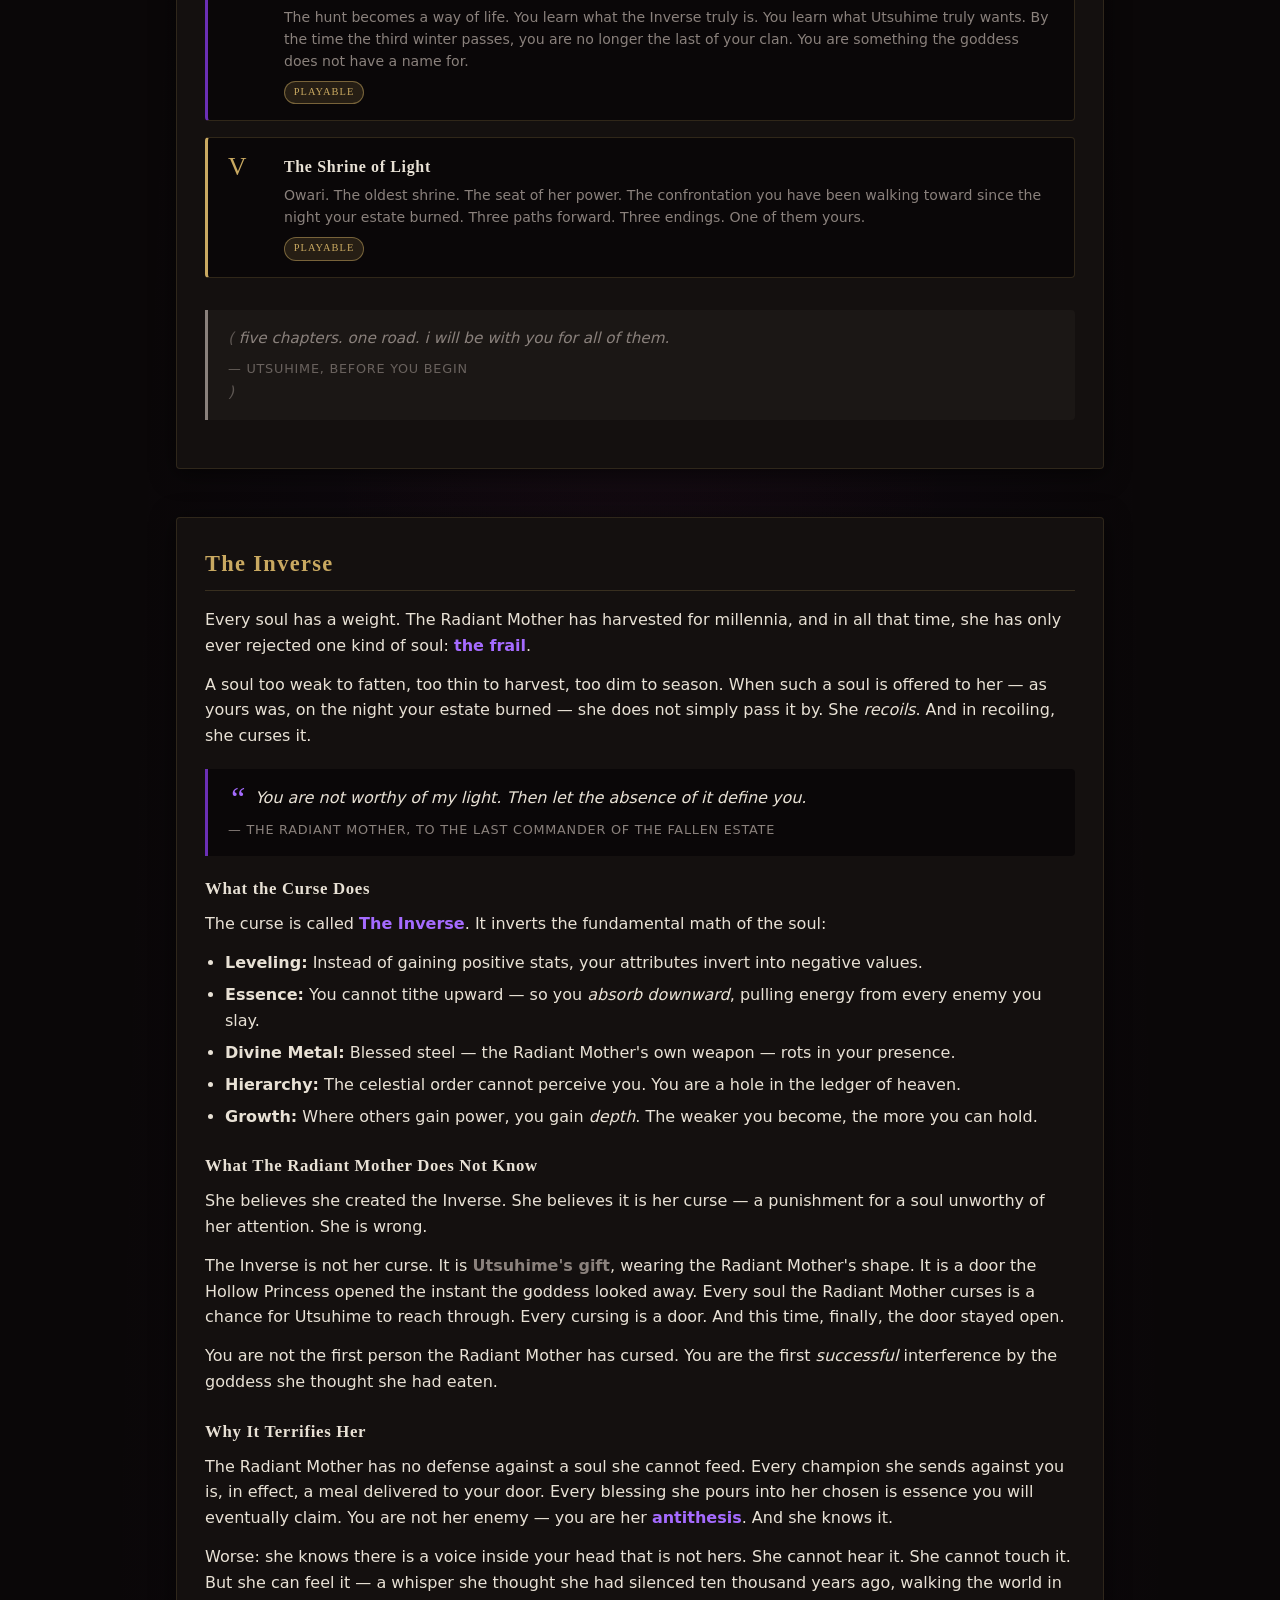
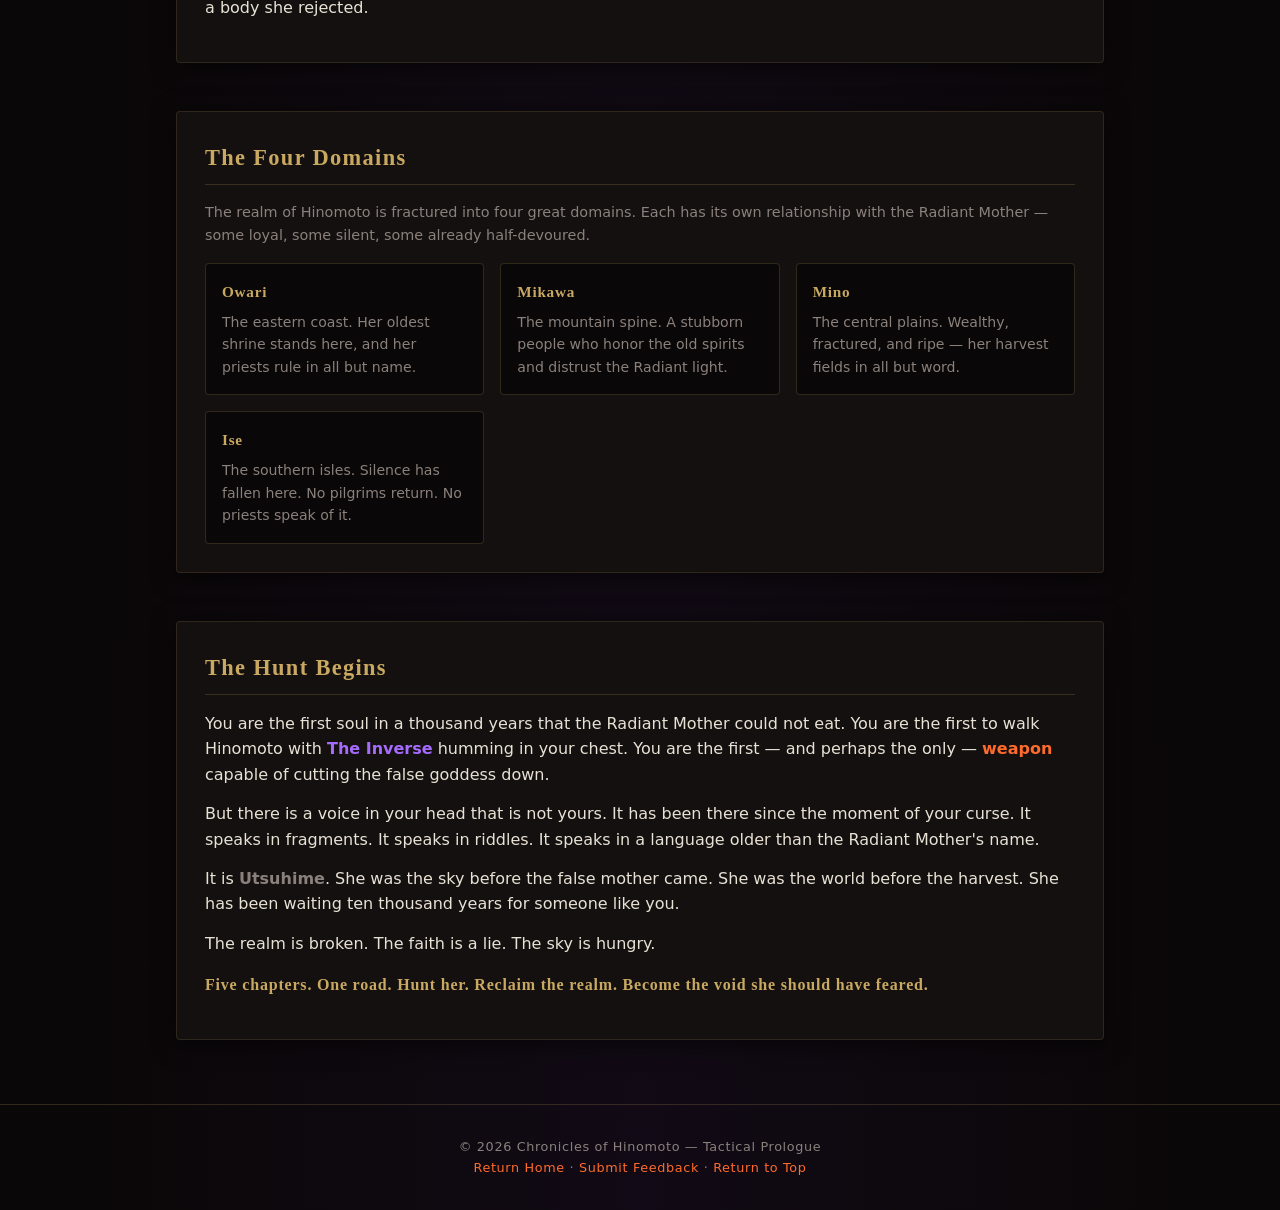
<file: lore.html>
<!DOCTYPE html>
<html lang="en">
<head>
  <meta charset="UTF-8" />
  <meta name="viewport" content="width=device-width, initial-scale=1.0" />
  <title>Lore of Hinomoto – The Radiant Mother & Utsuhime</title>
  <meta name="description" content="The truth of the Radiant Mother and Utsuhime, the Hollow Princess. Five chapters. One hunt. The road to Owari." />

  <link rel="stylesheet" href="styles.css" />

  <style>
    /* ---------- PAGE-SPECIFIC: VIDEO BANNER ---------- */
    .banner {
      width: 100%;
      border-radius: var(--radius);
      overflow: hidden;
      border: 1px solid rgba(193, 68, 14, 0.3);
      background: #000;
      aspect-ratio: 16 / 9;
      display: flex;
      align-items: center;
      justify-content: center;
      position: relative;
    }

    .banner video {
      width: 100%;
      height: 100%;
      object-fit: cover;
      display: block;
    }

    /* ---------- PAGE-SPECIFIC: MUTE TOGGLE ---------- */
    .mute-toggle {
      position: absolute;
      bottom: 1rem;
      right: 1rem;
      z-index: 5;
      margin: 0;
      padding: 0.5rem 1rem;
      font-size: 0.75rem;
      background: rgba(10, 7, 8, 0.85);
      backdrop-filter: blur(6px);
      border: 1px solid var(--ember);
      color: var(--bone);
    }

    .mute-toggle:hover,
    .mute-toggle:focus {
      background: rgba(193, 68, 14, 0.35);
      box-shadow: 0 0 14px rgba(193, 68, 14, 0.5);
    }

    .mute-toggle[aria-pressed="false"] {
      border-color: var(--gold);
      color: var(--gold);
    }

    /* ---------- PAGE-SPECIFIC: SCRIPTURE CALLOUT ---------- */
    .scripture {
      background: var(--bg-void);
      border-left: 3px solid var(--inverse);
      padding: 1rem 1.25rem;
      margin: 1.25rem 0;
      font-style: italic;
      color: var(--bone);
      border-radius: 0 var(--radius) var(--radius) 0;
    }

    .scripture::before {
      content: "\201C";
      font-family: var(--font-display);
      font-size: 2rem;
      color: var(--inverse-glow);
      line-height: 0;
      vertical-align: -0.4rem;
      margin-right: 0.25rem;
    }

    .scripture cite {
      display: block;
      margin-top: 0.6rem;
      font-style: normal;
      font-size: 0.8rem;
      color: var(--ash);
      letter-spacing: 0.06em;
      text-transform: uppercase;
    }

    /* ---------- PAGE-SPECIFIC: WHISPER CALLOUT ---------- */
    .whisper {
      background: rgba(138, 129, 124, 0.06);
      border-left: 3px solid var(--ash);
      padding: 1rem 1.25rem;
      margin: 1.25rem 0;
      font-style: italic;
      color: var(--ash);
      border-radius: 0 var(--radius) var(--radius) 0;
      font-size: 0.95rem;
    }

    .whisper::before { content: "( "; color: var(--ash); opacity: 0.6; }
    .whisper::after  { content: " )"; color: var(--ash); opacity: 0.6; }

    .whisper cite {
      display: block;
      margin-top: 0.6rem;
      font-style: normal;
      font-size: 0.8rem;
      color: var(--ash);
      letter-spacing: 0.06em;
      text-transform: uppercase;
      opacity: 0.7;
    }

    /* ---------- PAGE-SPECIFIC: DOMAIN GRID ---------- */
    .domain-grid {
      display: grid;
      grid-template-columns: repeat(auto-fit, minmax(220px, 1fr));
      gap: 1rem;
      margin-top: 1rem;
    }

    .domain-card {
      background: var(--bg-void);
      border: 1px solid rgba(201, 169, 97, 0.2);
      border-radius: var(--radius);
      padding: 1rem;
    }

    .domain-card h4 {
      font-family: var(--font-display);
      color: var(--gold);
      font-size: 0.95rem;
      letter-spacing: 0.05em;
      margin-bottom: 0.4rem;
    }

    .domain-card p { font-size: 0.88rem; color: var(--ash); margin: 0; }

    /* ---------- PAGE-SPECIFIC: CHAPTER LIST ---------- */
    .chapter-list {
      display: flex;
      flex-direction: column;
      gap: 1rem;
      margin-top: 1.25rem;
    }

    .chapter-card {
      display: grid;
      grid-template-columns: auto 1fr;
      gap: 1rem;
      background: var(--bg-void);
      border: 1px solid rgba(201, 169, 97, 0.2);
      border-left: 3px solid var(--ember);
      border-radius: var(--radius);
      padding: 1rem 1.25rem;
      transition: border-color 0.3s, box-shadow 0.3s, transform 0.15s;
      text-decoration: none;
      color: inherit;
      cursor: pointer;
    }

    .chapter-card:hover,
    .chapter-card:focus {
      border-left-color: var(--ember-glow);
      box-shadow: 0 0 20px rgba(193, 68, 14, 0.15);
      transform: translateX(2px);
      outline: none;
    }

    .chapter-card.inverse { border-left-color: var(--inverse); }
    .chapter-card.inverse:hover,
    .chapter-card.inverse:focus {
      border-left-color: var(--inverse-glow);
      box-shadow: 0 0 20px rgba(165, 107, 255, 0.2);
    }

    .chapter-card.gold { border-left-color: var(--gold); }
    .chapter-card.gold:hover,
    .chapter-card.gold:focus {
      box-shadow: 0 0 20px rgba(201, 169, 97, 0.2);
    }

    .chapter-number {
      font-family: var(--font-display);
      font-size: 1.6rem;
      color: var(--ember);
      line-height: 1;
      letter-spacing: 0.02em;
      min-width: 2.5rem;
    }

    .chapter-card.inverse .chapter-number { color: var(--inverse-glow); }
    .chapter-card.gold .chapter-number    { color: var(--gold); }

    .chapter-meta h4 {
      font-family: var(--font-display);
      font-size: 1rem;
      color: var(--bone);
      letter-spacing: 0.04em;
      margin-bottom: 0.35rem;
    }

    .chapter-meta p {
      font-size: 0.88rem;
      color: var(--ash);
      margin: 0;
      line-height: 1.55;
    }

    .chapter-status {
      display: inline-block;
      margin-top: 0.5rem;
      padding: 0.15rem 0.55rem;
      font-family: var(--font-display);
      font-size: 0.65rem;
      letter-spacing: 0.1em;
      text-transform: uppercase;
      border-radius: 999px;
    }

    .chapter-status.playable {
      background: rgba(201, 169, 97, 0.15);
      border: 1px solid rgba(201, 169, 97, 0.5);
      color: var(--gold);
    }

    @media (max-width: 600px) {
      .mute-toggle { bottom: 0.6rem; right: 0.6rem; padding: 0.4rem 0.75rem; font-size: 0.7rem; }
      .chapter-card { grid-template-columns: 1fr; }
      .chapter-number { font-size: 1.25rem; }
    }
  </style>
</head>
<body id="top">

  <header class="site-header">
    <svg class="clan-crest" viewBox="0 0 100 100" aria-hidden="true" role="img">
      <circle cx="50" cy="50" r="46" fill="none" stroke="#c1440e" stroke-width="2"/>
      <path d="M50 12 L58 38 L86 38 L63 54 L72 82 L50 65 L28 82 L37 54 L14 38 L42 38 Z"
            fill="none" stroke="#c9a961" stroke-width="2"/>
      <circle cx="50" cy="50" r="8" fill="#6b2fb5" opacity="0.8"/>
    </svg>
    <h1>Lore of Hinomoto</h1>
    <p class="tagline">The Truth of the Radiant Mother &amp; the Hollow Princess</p>
  </header>

  <nav class="site-nav" aria-label="Primary">
    <ul>
      <li><a href="index.html">Home</a></li>
      <li><a href="lore.html" class="active">Lore</a></li>
      <li><a href="create.html">Create</a></li>

      <li class="dropdown">
        <button class="dropdown-toggle" type="button" aria-haspopup="true" aria-expanded="false">
          Story
        </button>
        <ul class="dropdown-menu" role="menu">
          <li><a href="prologue.html" role="menuitem">Prologue — The Night the Estate Burned</a></li>
          <li><a href="interlude.html" role="menuitem">Interlude — Dawn After the Fire</a></li>
          <li class="menu-divider" role="separator"></li>
          <li class="menu-header">The Road to Owari</li>
          <li><a href="chapter1.html" role="menuitem">Chapter I — The Road East</a></li>
          <li><a href="chapter2.html" role="menuitem">Chapter II — The Shrine of Ash</a></li>
          <li><a href="chapter3.html" role="menuitem">Chapter III — The Village of Salt</a></li>
          <li><a href="chapter4.html" role="menuitem">Chapter IV — The Three Years</a></li>
          <li><a href="chapter5.html" role="menuitem">Chapter V — The Shrine of Light</a></li>
        </ul>
      </li>

      <li><a href="achievements.html">Achievements</a></li>
      <li><a href="feedback.html">Feedback</a></li>
    </ul>
  </nav>

  <main>

    <!-- ---------- PROLOGUE VIDEO ---------- -->
    <section id="vision" aria-labelledby="vision-heading">
      <h2 id="vision-heading">The Vision That Started It All</h2>
      <div class="banner">
        <video
          id="lore-video"
          autoplay
          muted
          loop
          playsinline
          preload="auto"
          aria-label="The night the Radiant Mother revealed her true hunger"
        >
          <source src="radiantmother.mp4" type="video/mp4" />
          Your browser does not support the video tag.
        </video>
        <button class="btn mute-toggle" type="button" id="mute-toggle" aria-pressed="true">
          Unmute
        </button>
      </div>
      <p class="muted" style="margin-top: 0.75rem;">
        Footage recovered from the burning estate &mdash; the night the veil was torn.
      </p>
    </section>

    <!-- ---------- THE RADIANT MOTHER ---------- -->
    <section id="radiant-mother" class="section-clear" aria-labelledby="radiant-heading">
      <h2 id="radiant-heading">The Radiant Mother</h2>

      <img
        src="radiant-blade.png"
        alt="The Blade of the Radiant Mother — a ceremonial katana floating upright, wreathed in golden halo rings, with an unblinking eye set into its pommel and gold ash drifting from the steel."
        class="float-right"
      />

      <p>
        Throughout Hinomoto, the <span class="gold-text">Radiant Mother</span> is worshipped as the
        source of all divine light. Shrines burn incense at her altars. Champions kneel before
        her priests to receive her blessing before battle. Mothers whisper her name over sleeping
        children. Her symbol &mdash; a golden halo encircling a single eye &mdash; is stitched into
        banners from <span class="ember-text">Owari</span> to <span class="ember-text">Ise</span>.
      </p>
      <p>
        But the truth is far older than the faith. The Radiant Mother is not a goddess.
        She is a <span class="inverse-text">celestial parasite</span> &mdash; a vast, hungering
        consciousness that drifted into Hinomoto's sky in an age before memory. She does not
        grant blessings out of love. She grants them to <em>fatten</em>.
      </p>
      <p class="muted" style="font-style: italic; margin-bottom: 1.25rem;">
        The Blade of the Radiant Mother. Given only to her champions. Taken back only when they are ripe.
      </p>

      <div class="scripture">
        She does not save the worthy. She seasons them.
        <cite>&mdash; The Ash-Stained Scroll, verse unnumbered</cite>
      </div>

      <h3>How the Harvest Works</h3>
      <p>
        When a champion accepts the Radiant Mother's blessing, a fragment of her light is
        planted in their soul. Every enemy they slay, every essence they claim, every level
        they gain &mdash; all of it is <em>tithed upward</em>. The champion believes they are
        growing stronger. In truth, they are being marinated.
      </p>
      <p>
        When the soul reaches its peak &mdash; ripe, glowing, saturated with stolen power &mdash;
        the Radiant Mother comes to collect. The champion does not ascend. They are <em>consumed</em>.
        Their name is erased from every record. Their family is told they were "called home to
        the light."
      </p>

      <h3>Why No One Knows</h3>
      <ul>
        <li>Her priests are the only ones permitted to witness the harvest &mdash; and they are fed first.</li>
        <li>Survivors who speak are branded heretics and burned at her shrines.</li>
        <li>The harvest leaves no corpse &mdash; only a faint ring of gold ash where the champion stood.</li>
        <li>Those who refuse her blessing are declared <span class="ember-text">faithless</span> and hunted by her chosen.</li>
      </ul>
    </section>

    <!-- ---------- THE HOLLOW PRINCESS ---------- -->
    <section id="utsuhime" class="section-clear" aria-labelledby="utsuhime-heading">
      <h2 id="utsuhime-heading">The Hollow Princess</h2>

      <img
        src="utsuhime.png"
        alt="Utsuhime, the Hollow Princess — a woman silhouetted in violet light against a swirling galaxy of stars and nebulae, her long hair drifting like a cosmic wind, her eyes closed, her form barely more than an outline of soft glowing purple."
        class="float-left"
      />

      <p>
        There was a sky before her. There was a goddess before her. No one remembers the name,
        because the Radiant Mother did not merely replace the old faith &mdash; she
        <em>erased</em> it. The oldest shrines in Hinomoto are built over foundations no
        priest will speak of. The oldest prayers were written in a hand no one can read.
        Something was here first.
      </p>
      <p>
        Her name was <span class="ash-text">Utsuhime</span> &mdash; the Hollow Princess. She was
        the daughter of the first sky, the goddess who shaped the four domains and taught the
        earliest people to bury their dead. She was not a warrior. She was not a tyrant. She
        was a <em>scavenger</em>, and she fed the way the world fed &mdash; slowly, patiently,
        on the natural dying of her people. She took what the world gave her and never once
        reached for more.
      </p>
      <p class="muted" style="font-style: italic; margin-bottom: 1.25rem;">
        Utsuhime, the Hollow Princess. Daughter of the first sky. The goddess the world forgot.
      </p>

      <p>
        She was weak because of it. She was content with a trickle. She was happy with the slow
        rhythm of mortals living and dying on their own terms. And then the Radiant Mother
        arrived, and she discovered what ambition looked like.
      </p>

      <div class="whisper">
        i was not devoured because i was weak. i was devoured because i was patient. she was
        patient too &mdash; but her patience had teeth.
        <cite>&mdash; Utsuhime, in the dark, ten thousand years later</cite>
      </div>

      <h3>How The Radiant Mother Took Her Throne</h3>
      <p>
        The Radiant Mother did not fight Utsuhime. She did not need to. She arrived, she
        observed, and she realized that the older goddess had built a system that could be
        <em>exploited</em>.
      </p>
      <p>
        Utsuhime waited for wars. The Radiant Mother realized she could <em>cause</em> them.
        Utsuhime waited for plagues. The Radiant Mother realized she could <em>spread</em> them.
        Utsuhime relied on the natural dying of her worshippers. The Radiant Mother realized she
        could <em>manufacture</em> the dying.
      </p>
      <p>
        Within a few centuries, her influence grew faster than the old goddess could keep up with.
        By the time Utsuhime realized what was happening, her worshippers had already begun
        praying to a new name. Her shrines had been rebuilt around a new symbol. Her story had
        been forgotten, replaced by a lie that sounded gentler.
      </p>
      <p>
        And then the Radiant Mother reached into Utsuhime's very essence &mdash; and
        <em>devoured</em> her. Not wholly. Not cleanly. But enough that the older goddess
        was reduced to a whisper, a fragment, a husk of what she had been. She has not spoken
        to a mortal in ten thousand years.
      </p>

      <div class="scripture">
        She does not wait for the dying. She makes the living die for her.
        <cite>&mdash; The Ash-Stained Scroll, on the Radiant Mother</cite>
      </div>

      <h3>Where She Is Now</h3>
      <p>
        Utsuhime does not exist as a goddess anymore. She exists as a fracture &mdash; a
        thousand-year-old crack in the celestial order that the Radiant Mother did not
        bother to close. She lives in the ruins of the old shrines. She lives in the soil of
        forgotten battlefields. She lives wherever the world remembers something that the
        Radiant Mother has erased.
      </p>
      <p>
        And now &mdash; for the first time in a thousand years &mdash; she has a voice again.
      </p>
      <p>
        When the Radiant Mother cursed you with <span class="inverse-text">The Inverse</span>,
        she opened a door she did not mean to open. She opened a crack in her own system &mdash;
        a place where Utsuhime could reach through. Every soul the Radiant Mother has
        cursed before you was consumed or scattered before the crack could be used. You are
        the <em>first</em> one to survive. You are the <em>first</em> time the old goddess
        could interfere.
      </p>
      <p>
        The Inverse is not a curse. It is a <em>door</em>. And the Hollow Princess has been
        walking through it ever since.
      </p>

      <div class="whisper">
        i will not command you. i will not beg you. i am too tired for either. i will only
        ask you to remember that there was a world before her. there will be a world after.
        and you are standing in the doorway between them.
        <cite>&mdash; Utsuhime, to the last commander of the fallen estate</cite>
      </div>

      <h3>What She Wants</h3>
      <p>
        Utsuhime does not want to save you. She wants to save <em>herself</em>. She is tired
        of being a whisper. She is tired of watching the Radiant Mother grow fat on a world
        she was never meant to hold. She wants her sky back. She wants her rhythm back. She
        wants the world to die on its own terms again.
      </p>
      <p>
        She is not good. She fed on Hinomoto for ten thousand years. She took every soul that
        passed out of the world and into her dark. She is a predator &mdash; just a slow one.
        But she is a predator who <em>waited</em>. And in a world where the other predator
        has already eaten everything she loved, patience might be the only virtue left.
      </p>
    </section>

    <!-- ---------- THE FIVE CHAPTERS ---------- -->
    <section id="chapters" aria-labelledby="chapters-heading">
      <h2 id="chapters-heading">The Road to Owari</h2>
      <p class="muted">
        The story of Chronicles of Hinomoto unfolds across five chapters &mdash; one long road
        from the ashes of the estate to the shrine of the Radiant Mother at Owari. Each chapter
        is a different leg of the hunt. Each one takes you further from the person you were.
      </p>

      <div class="chapter-list">

        <a class="chapter-card" href="chapter1.html">
          <span class="chapter-number">I</span>
          <div class="chapter-meta">
            <h4>The Road East</h4>
            <p>
              The first night alone. The first shrine to the false mother. The first champion
              sent to bring you back &mdash; and the first soul the Inverse drinks down.
            </p>
            <span class="chapter-status playable">Playable</span>
          </div>
        </a>

        <a class="chapter-card inverse" href="chapter2.html">
          <span class="chapter-number">II</span>
          <div class="chapter-meta">
            <h4>The Shrine of Ash</h4>
            <p>
              An abandoned shrine to Utsuhime. A memory of the sky before the Radiant Mother.
              A prayer cord that makes the Inverse hum a little softer.
            </p>
            <span class="chapter-status playable">Playable</span>
          </div>
        </a>

        <a class="chapter-card inverse" href="chapter3.html">
          <span class="chapter-number">III</span>
          <div class="chapter-meta">
            <h4>The Village of Salt</h4>
            <p>
              A coastal village caught between two faiths. An old priest who senses something
              wrong. A second champion of the Radiant Mother &mdash; and a choice that will
              follow you for the rest of the road.
            </p>
            <span class="chapter-status playable">Playable</span>
          </div>
        </a>

        <a class="chapter-card inverse" href="chapter4.html">
          <span class="chapter-number">IV</span>
          <div class="chapter-meta">
            <h4>The Three Years</h4>
            <p>
              The hunt becomes a way of life. You learn what the Inverse truly is. You learn
              what Utsuhime truly wants. By the time the third winter passes, you are no longer
              the last of your clan. You are something the goddess does not have a name for.
            </p>
            <span class="chapter-status playable">Playable</span>
          </div>
        </a>

        <a class="chapter-card gold" href="chapter5.html">
          <span class="chapter-number">V</span>
          <div class="chapter-meta">
            <h4>The Shrine of Light</h4>
            <p>
              Owari. The oldest shrine. The seat of her power. The confrontation you have been
              walking toward since the night your estate burned. Three paths forward. Three
              endings. One of them yours.
            </p>
            <span class="chapter-status playable">Playable</span>
          </div>
        </a>

      </div>

      <div class="whisper" style="margin-top: 2rem;">
        five chapters. one road. i will be with you for all of them.
        <cite>&mdash; Utsuhime, before you begin</cite>
      </div>
    </section>

    <!-- ---------- THE INVERSE ---------- -->
    <section id="inverse" aria-labelledby="inverse-heading">
      <h2 id="inverse-heading">The Inverse</h2>
      <p>
        Every soul has a weight. The Radiant Mother has harvested for millennia, and in all that
        time, she has only ever rejected one kind of soul: <span class="inverse-text">the frail</span>.
      </p>
      <p>
        A soul too weak to fatten, too thin to harvest, too dim to season. When such a soul is
        offered to her &mdash; as yours was, on the night your estate burned &mdash; she does not
        simply pass it by. She <em>recoils</em>. And in recoiling, she curses it.
      </p>

      <div class="scripture">
        You are not worthy of my light. Then let the absence of it define you.
        <cite>&mdash; The Radiant Mother, to the last commander of the fallen estate</cite>
      </div>

      <h3>What the Curse Does</h3>
      <p>
        The curse is called <span class="inverse-text">The Inverse</span>. It inverts the fundamental
        math of the soul:
      </p>
      <ul>
        <li><strong>Leveling:</strong> Instead of gaining positive stats, your attributes invert into negative values.</li>
        <li><strong>Essence:</strong> You cannot tithe upward &mdash; so you <em>absorb downward</em>, pulling energy from every enemy you slay.</li>
        <li><strong>Divine Metal:</strong> Blessed steel &mdash; the Radiant Mother's own weapon &mdash; rots in your presence.</li>
        <li><strong>Hierarchy:</strong> The celestial order cannot perceive you. You are a hole in the ledger of heaven.</li>
        <li><strong>Growth:</strong> Where others gain power, you gain <em>depth</em>. The weaker you become, the more you can hold.</li>
      </ul>

      <h3>What The Radiant Mother Does Not Know</h3>
      <p>
        She believes she created the Inverse. She believes it is her curse &mdash; a punishment
        for a soul unworthy of her attention. She is wrong.
      </p>
      <p>
        The Inverse is not her curse. It is <span class="ash-text">Utsuhime's gift</span>,
        wearing the Radiant Mother's shape. It is a door the Hollow Princess opened the instant
        the goddess looked away. Every soul the Radiant Mother curses is a chance for Utsuhime
        to reach through. Every cursing is a door. And this time, finally, the door stayed open.
      </p>
      <p>
        You are not the first person the Radiant Mother has cursed. You are the first
        <em>successful</em> interference by the goddess she thought she had eaten.
      </p>

      <h3>Why It Terrifies Her</h3>
      <p>
        The Radiant Mother has no defense against a soul she cannot feed. Every champion she sends
        against you is, in effect, a meal delivered to your door. Every blessing she pours into
        her chosen is essence you will eventually claim. You are not her enemy &mdash; you are her
        <span class="inverse-text">antithesis</span>. And she knows it.
      </p>
      <p>
        Worse: she knows there is a voice inside your head that is not hers. She cannot hear it.
        She cannot touch it. But she can feel it &mdash; a whisper she thought she had silenced
        ten thousand years ago, walking the world in a body she rejected.
      </p>
    </section>

    <!-- ---------- THE FOUR DOMAINS ---------- -->
    <section id="domains" aria-labelledby="domains-heading">
      <h2 id="domains-heading">The Four Domains</h2>
      <p class="muted">
        The realm of Hinomoto is fractured into four great domains. Each has its own relationship
        with the Radiant Mother &mdash; some loyal, some silent, some already half-devoured.
      </p>
      <div class="domain-grid">
        <div class="domain-card">
          <h4>Owari</h4>
          <p>The eastern coast. Her oldest shrine stands here, and her priests rule in all but name.</p>
        </div>
        <div class="domain-card">
          <h4>Mikawa</h4>
          <p>The mountain spine. A stubborn people who honor the old spirits and distrust the Radiant light.</p>
        </div>
        <div class="domain-card">
          <h4>Mino</h4>
          <p>The central plains. Wealthy, fractured, and ripe &mdash; her harvest fields in all but word.</p>
        </div>
        <div class="domain-card">
          <h4>Ise</h4>
          <p>The southern isles. Silence has fallen here. No pilgrims return. No priests speak of it.</p>
        </div>
      </div>
    </section>

    <!-- ---------- THE HUNT BEGINS ---------- -->
    <section id="hunt" aria-labelledby="hunt-heading">
      <h2 id="hunt-heading">The Hunt Begins</h2>
      <p>
        You are the first soul in a thousand years that the Radiant Mother could not eat.
        You are the first to walk Hinomoto with <span class="inverse-text">The Inverse</span>
        humming in your chest. You are the first &mdash; and perhaps the only &mdash;
        <span class="ember-text">weapon</span> capable of cutting the false goddess down.
      </p>
      <p>
        But there is a voice in your head that is not yours. It has been there since the
        moment of your curse. It speaks in fragments. It speaks in riddles. It speaks in a
        language older than the Radiant Mother's name.
      </p>
      <p>
        It is <span class="ash-text">Utsuhime</span>. She was the sky before the false mother
        came. She was the world before the harvest. She has been waiting ten thousand years
        for someone like you.
      </p>
      <p>
        The realm is broken. The faith is a lie. The sky is hungry.
      </p>
      <p class="gold-text" style="font-family: var(--font-display); letter-spacing: 0.05em; margin-top: 1rem;">
        Five chapters. One road. Hunt her. Reclaim the realm. Become the void she should have feared.
      </p>
    </section>

  </main>

  <footer class="site-footer">
    <p>&copy; <span id="year"></span> Chronicles of Hinomoto &mdash; Tactical Prologue</p>
    <p>
      <a href="index.html">Return Home</a> &middot;
      <a href="feedback.html">Submit Feedback</a> &middot;
      <a href="#top">Return to Top</a>
    </p>
  </footer>

  <script>
    document.getElementById("year").textContent = new Date().getFullYear();

    const video = document.getElementById("lore-video");
    const muteBtn = document.getElementById("mute-toggle");

    muteBtn.addEventListener("click", () => {
      video.muted = !video.muted;

      if (video.muted) {
        muteBtn.textContent = "Unmute";
        muteBtn.setAttribute("aria-pressed", "true");
      } else {
        muteBtn.textContent = "Mute";
        muteBtn.setAttribute("aria-pressed", "false");
      }
    });

    video.addEventListener("pause", () => {
      video.play().catch(() => {});
    });

    const dropdown = document.querySelector("nav.site-nav .dropdown");
    const dropdownToggle = dropdown ? dropdown.querySelector(".dropdown-toggle") : null;

    if (dropdown && dropdownToggle) {
      dropdownToggle.addEventListener("click", (e) => {
        e.stopPropagation();
        dropdown.classList.toggle("open");
        const expanded = dropdown.classList.contains("open");
        dropdownToggle.setAttribute("aria-expanded", expanded ? "true" : "false");
      });

      document.addEventListener("click", (e) => {
        if (!dropdown.contains(e.target)) {
          dropdown.classList.remove("open");
          dropdownToggle.setAttribute("aria-expanded", "false");
        }
      });

      document.addEventListener("keydown", (e) => {
        if (e.key === "Escape") {
          dropdown.classList.remove("open");
          dropdownToggle.setAttribute("aria-expanded", "false");
        }
      });
    }
  </script>
</body>
</html>
</file>
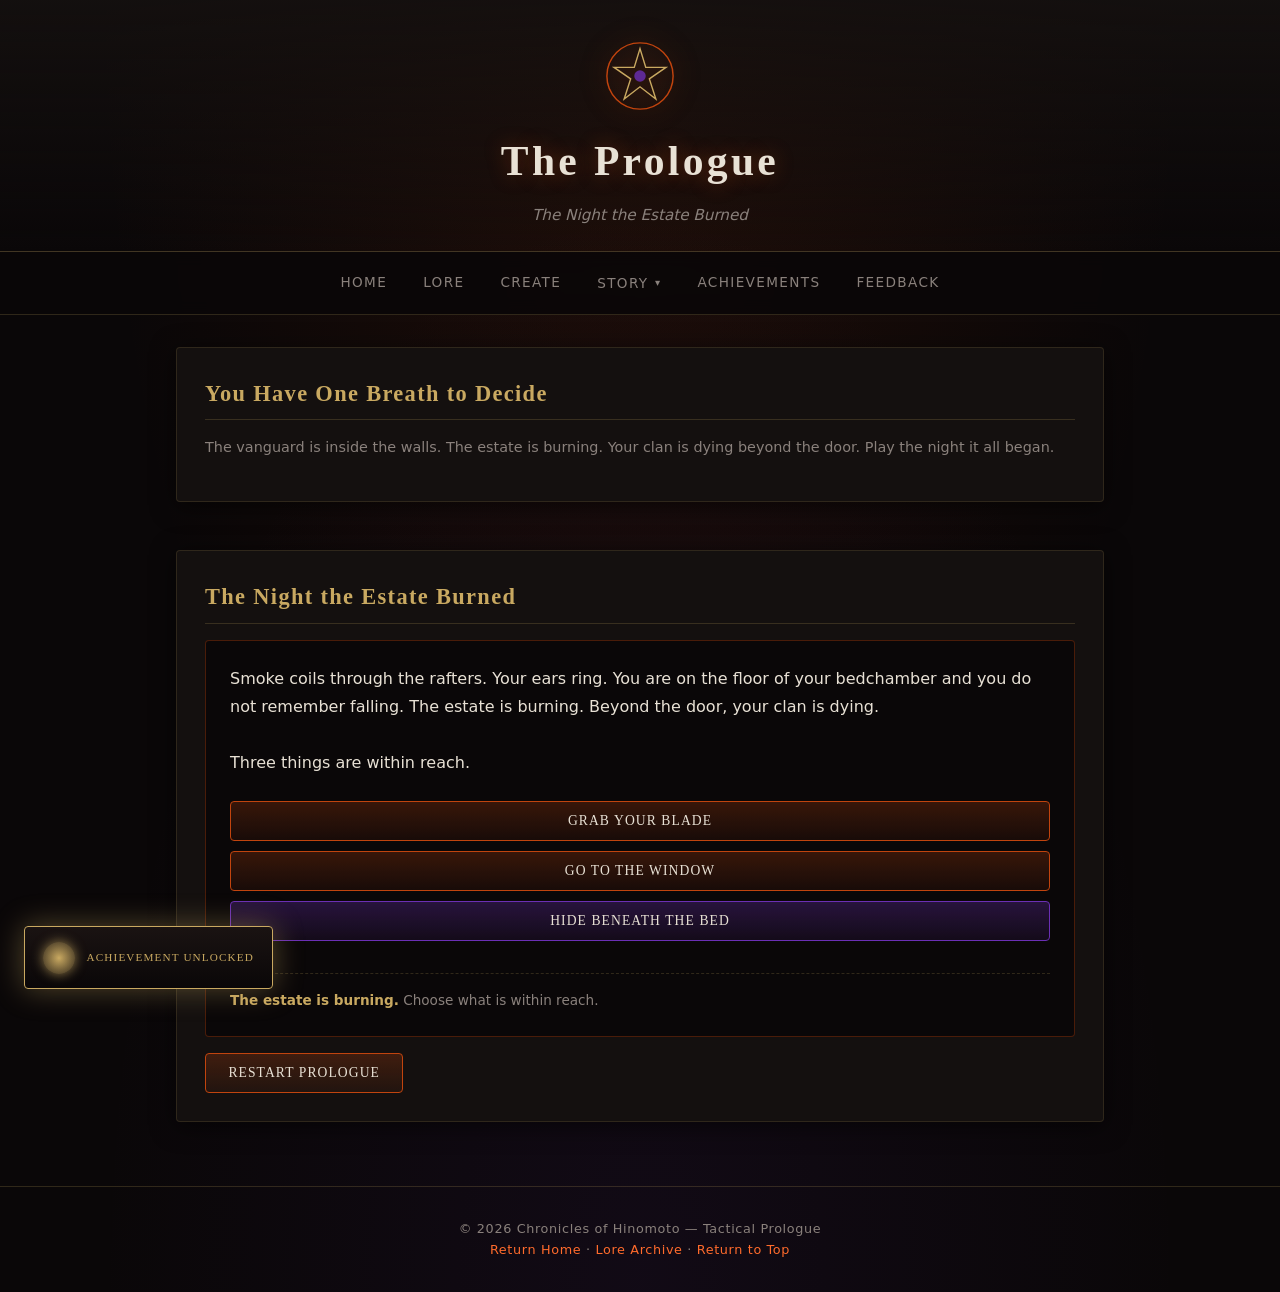
<file: prologue.html>
<!DOCTYPE html>
<html lang="en">
<head>
  <meta charset="UTF-8" />
  <meta name="viewport" content="width=device-width, initial-scale=1.0" />
  <title>The Prologue – Chronicles of Hinomoto</title>
  <meta name="description" content="Play the night the estate burned. Flee, hide, or stand. Watch the Inverse awaken." />

  <link rel="stylesheet" href="styles.css" />

  <style>
    #prologue-viewport {
      background: var(--bg-void);
      border: 1px solid rgba(193, 68, 14, 0.35);
      border-radius: var(--radius);
      padding: 1.5rem;
      min-height: 220px;
      display: flex;
      flex-direction: column;
      gap: 1rem;
      transition: border-color 0.6s, box-shadow 0.6s, opacity 0.4s;
    }

    #prologue-viewport.celestial {
      border-color: rgba(201, 169, 97, 0.6);
      box-shadow: 0 0 30px rgba(201, 169, 97, 0.25) inset, 0 0 20px rgba(201, 169, 97, 0.15);
    }

    #prologue-viewport.cursed {
      border-color: rgba(165, 107, 255, 0.7);
      box-shadow: 0 0 40px rgba(165, 107, 255, 0.3) inset, 0 0 24px rgba(165, 107, 255, 0.2);
    }

    #prologue-viewport.coward {
      border-color: rgba(122, 31, 31, 0.6);
      box-shadow: 0 0 24px rgba(122, 31, 31, 0.35) inset;
      opacity: 0.85;
    }

    #prologue-viewport.hidden {
      border-color: rgba(201, 169, 97, 0.35);
      box-shadow: 0 0 30px rgba(0, 0, 0, 0.7) inset;
      opacity: 0.9;
    }

    #prologue-viewport.found {
      border-color: rgba(122, 31, 31, 0.85);
      box-shadow: 0 0 40px rgba(122, 31, 31, 0.5) inset, 0 0 24px rgba(122, 31, 31, 0.3);
      opacity: 0.95;
    }

    #prologue-text {
      font-size: 1rem;
      line-height: 1.75;
      color: var(--bone);
    }

    .choices {
      display: flex;
      flex-direction: column;
      gap: 0.6rem;
      margin-top: 0.5rem;
    }

    .choices .btn { margin-top: 0; }

    .prologue-log {
      margin-top: 1rem;
      padding-top: 1rem;
      border-top: 1px dashed rgba(201, 169, 97, 0.2);
      font-size: 0.85rem;
      color: var(--ash);
    }

    .prologue-log strong { color: var(--gold); }

    .modal-overlay {
      position: fixed;
      inset: 0;
      background: rgba(0, 0, 0, 0.85);
      backdrop-filter: blur(6px);
      display: none;
      align-items: center;
      justify-content: center;
      z-index: 100;
      padding: 1rem;
    }

    .modal-overlay.visible { display: flex; }

    .modal-box {
      background: linear-gradient(180deg, #1a0c0c, #0a0708);
      border: 1px solid rgba(122, 31, 31, 0.6);
      border-radius: var(--radius);
      box-shadow: 0 0 60px rgba(0, 0, 0, 0.9), 0 0 40px rgba(122, 31, 31, 0.25);
      max-width: 480px;
      width: 100%;
      padding: 2rem 1.75rem;
      text-align: center;
    }

    .modal-box .modal-crest {
      width: 64px;
      height: 64px;
      margin: 0 auto 1rem;
      display: block;
      filter: drop-shadow(0 0 10px rgba(122, 31, 31, 0.7));
      opacity: 0.9;
    }

    .modal-box h3 {
      font-family: var(--font-display);
      font-size: 1.5rem;
      letter-spacing: 0.08em;
      color: var(--blood);
      margin-bottom: 1rem;
    }

    .modal-box p {
      color: var(--bone);
      margin-bottom: 0.75rem;
      line-height: 1.7;
    }

    .modal-box p.ash-text {
      color: var(--ash);
      font-style: italic;
      font-size: 0.9rem;
    }

    .achievement-toast {
      position: fixed;
      bottom: 1.5rem;
      left: 1.5rem;
      z-index: 200;
      background: linear-gradient(180deg, #1a1312, #0a0708);
      border: 1px solid var(--gold);
      border-radius: var(--radius);
      box-shadow: 0 0 30px rgba(201, 169, 97, 0.4);
      padding: 0.9rem 1.1rem;
      display: flex;
      align-items: center;
      gap: 0.75rem;
      max-width: 340px;
      transform: translateY(180%);
      transition: transform 0.5s ease;
      pointer-events: none;
    }

    .achievement-toast.visible { transform: translateY(0); }

    .achievement-toast .badge {
      width: 32px;
      height: 32px;
      border-radius: 50%;
      background: radial-gradient(circle, var(--gold), rgba(201, 169, 97, 0.15));
      flex-shrink: 0;
      box-shadow: 0 0 12px rgba(201, 169, 97, 0.7);
    }

    .achievement-toast .meta {
      display: flex;
      flex-direction: column;
      line-height: 1.3;
    }

    .achievement-toast .label {
      font-family: var(--font-display);
      font-size: 0.7rem;
      letter-spacing: 0.1em;
      text-transform: uppercase;
      color: var(--gold);
    }

    .achievement-toast .title {
      font-family: var(--font-display);
      font-size: 0.95rem;
      color: var(--bone);
    }

    .achievement-toast .desc {
      font-size: 0.75rem;
      color: var(--ash);
      font-style: italic;
    }

    @media (max-width: 600px) {
      .modal-box { padding: 1.5rem 1.25rem; }
      .achievement-toast { left: 0.75rem; right: 0.75rem; bottom: 0.75rem; max-width: none; }
    }
  </style>
</head>
<body id="top">

  <header class="site-header">
    <svg class="clan-crest" viewBox="0 0 100 100" aria-hidden="true" role="img">
      <circle cx="50" cy="50" r="46" fill="none" stroke="#c1440e" stroke-width="2"/>
      <path d="M50 12 L58 38 L86 38 L63 54 L72 82 L50 65 L28 82 L37 54 L14 38 L42 38 Z"
            fill="none" stroke="#c9a961" stroke-width="2"/>
      <circle cx="50" cy="50" r="8" fill="#6b2fb5" opacity="0.8"/>
    </svg>
    <h1>The Prologue</h1>
    <p class="tagline">The Night the Estate Burned</p>
  </header>

  <nav class="site-nav" aria-label="Primary">
    <ul>
      <li><a href="index.html">Home</a></li>
      <li><a href="lore.html">Lore</a></li>
      <li><a href="create.html">Create</a></li>

      <li class="dropdown">
        <button class="dropdown-toggle" type="button" aria-haspopup="true" aria-expanded="false">
          Story
        </button>
        <ul class="dropdown-menu" role="menu">
          <li><a href="prologue.html" class="current" role="menuitem">Prologue — The Night the Estate Burned</a></li>
          <li><a href="interlude.html" role="menuitem">Interlude — Dawn After the Fire</a></li>
          <li class="menu-divider" role="separator"></li>
          <li class="menu-header">The Road to Owari</li>
          <li><a href="chapter1.html" role="menuitem">Chapter I — The Road East</a></li>
          <li><a href="chapter2.html" role="menuitem">Chapter II — The Shrine of Ash</a></li>
          <li><a href="chapter3.html" role="menuitem">Chapter III — The Village of Salt</a></li>
          <li><a href="chapter4.html" role="menuitem">Chapter IV — The Three Years</a></li>
          <li><a href="chapter5.html" role="menuitem">Chapter V — The Shrine of Light</a></li>
        </ul>
      </li>

      <li><a href="achievements.html">Achievements</a></li>
      <li><a href="feedback.html">Feedback</a></li>
    </ul>
  </nav>

  <main>

    <section aria-labelledby="prologue-intro">
      <h2 id="prologue-intro">You Have One Breath to Decide</h2>
      <p class="muted">
        The vanguard is inside the walls. The estate is burning. Your clan is dying beyond
        the door. Play the night it all began.
      </p>
      <p class="muted" id="commander-line" style="display:none;">
        Commander on record: <strong id="commander-name-display"></strong>.
      </p>
    </section>

    <section id="viewport" aria-labelledby="viewport-heading">
      <h2 id="viewport-heading">The Night the Estate Burned</h2>
      <div id="prologue-viewport" role="region" aria-live="polite">
        <div id="prologue-text"></div>
        <div class="choices" id="prologue-choices"></div>
        <div class="prologue-log" id="prologue-log" hidden></div>
      </div>
      <button class="btn" type="button" id="reset-prologue">Restart Prologue</button>
    </section>

  </main>

  <div class="modal-overlay" id="coward-modal" role="dialog" aria-modal="true" aria-labelledby="coward-title">
    <div class="modal-box">
      <svg class="modal-crest" viewBox="0 0 100 100" aria-hidden="true">
        <circle cx="50" cy="50" r="46" fill="none" stroke="#7a1f1f" stroke-width="2"/>
        <path d="M50 12 L58 38 L86 38 L63 54 L72 82 L50 65 L28 82 L37 54 L14 38 L42 38 Z"
              fill="none" stroke="#7a1f1f" stroke-width="2"/>
      </svg>
      <h3 id="coward-title">You Fell.</h3>
      <p id="coward-body"></p>
      <p class="ash-text" id="coward-flavor"></p>
      <button class="btn" type="button" id="coward-continue">Return to the Fire</button>
    </div>
  </div>

  <div class="achievement-toast" id="achievement-toast" role="status" aria-live="polite">
    <span class="badge" aria-hidden="true"></span>
    <div class="meta">
      <span class="label">Achievement Unlocked</span>
      <span class="title" id="ach-title"></span>
      <span class="desc" id="ach-desc"></span>
    </div>
  </div>

  <footer class="site-footer">
    <p>&copy; <span id="year"></span> Chronicles of Hinomoto &mdash; Tactical Prologue</p>
    <p>
      <a href="index.html">Return Home</a> &middot;
      <a href="lore.html">Lore Archive</a> &middot;
      <a href="#top">Return to Top</a>
    </p>
  </footer>

  <script>
    const $ = (sel, root = document) => root.querySelector(sel);
    const $$ = (sel, root = document) => Array.from(root.querySelectorAll(sel));

    document.getElementById("year").textContent = new Date().getFullYear();

    /* ---------- LOAD COMMANDER ---------- */
    let commanderName = "Unnamed Commander";

    try {
      const saved = localStorage.getItem("hinomoto.commander");
      if (saved) {
        const data = JSON.parse(saved);
        if (data && data.name) {
          commanderName = data.name;
          $("#commander-line").style.display = "";
          $("#commander-name-display").textContent = commanderName;
        }
      }
    } catch (e) {}

    /* ---------- ACHIEVEMENTS ---------- */
    const ACHIEVEMENTS = {
      the_arrow:        { title: "Felled in Flight",         desc: "Die to the archer's arrow." },
      the_beheader:     { title: "No Sign of Escape",        desc: "Be caught hiding under the bed." },
      the_warrior:      { title: "The Last of the Clan",     desc: "Die standing with your blade drawn." },
      the_coward:       { title: "The Coward's Path",        desc: "Slip out the window and die alone." },
      inverse_awakened: { title: "The Inverse Awakens",      desc: "Complete the prologue." },
      the_patient:      { title: "The Patient",              desc: "Wait in hiding until they find you." },
      all_endings:      { title: "Every Death, Every Door",  desc: "Witness all four prologue endings." }
    };

    function unlockAchievement(id) {
      try {
        const earned = JSON.parse(localStorage.getItem("hinomoto.achievements") || "{}");
        if (earned[id]) return;

        earned[id] = new Date().toISOString();
        localStorage.setItem("hinomoto.achievements", JSON.stringify(earned));

        const a = ACHIEVEMENTS[id];
        if (a) {
          const toast = $("#achievement-toast");
          $("#ach-title").textContent = a.title;
          $("#ach-desc").textContent = a.desc;
          toast.classList.add("visible");
          clearTimeout(window.__achTimer);
          window.__achTimer = setTimeout(() => toast.classList.remove("visible"), 3500);
        }
      } catch (e) {}
    }

    function recordEnding(endingId) {
      try {
        const seen = JSON.parse(localStorage.getItem("hinomoto.endingsSeen") || "[]");
        if (!seen.includes(endingId)) {
          seen.push(endingId);
          localStorage.setItem("hinomoto.endingsSeen", JSON.stringify(seen));
        }
        // Check for all four prologue endings
        const prologueEndings = ["arrow", "beheader", "warrior", "coward"];
        if (prologueEndings.every(e => seen.includes(e))) {
          unlockAchievement("all_endings");
        }
      } catch (e) {}
    }

    /* ---------- ENGINE ---------- */
    const viewport        = $("#prologue-viewport");
    const prologueText    = $("#prologue-text");
    const prologueChoices = $("#prologue-choices");
    const prologueLog     = $("#prologue-log");
    const cowardModal     = $("#coward-modal");

    let sneakReward = false;

    function setPrologueText(html) { prologueText.innerHTML = html; }

    function setViewportState(state) {
      viewport.classList.remove("celestial", "cursed", "coward", "hidden", "found");
      if (state) viewport.classList.add(state);
    }

    function showChoices(buttons) {
      prologueChoices.innerHTML = buttons
        .map(b => `<button class="btn ${b.className || ''}" data-choice="${b.id}" type="button">${b.label}</button>`)
        .join("");
      bindChoices();
    }

    function clearChoices() { prologueChoices.innerHTML = ""; }

    function bindChoices() {
      $$("#prologue-choices .btn").forEach(btn => {
        btn.addEventListener("click", () => handleChoice(btn.dataset.choice));
      });
    }

    function log(html) {
      prologueLog.hidden = false;
      prologueLog.innerHTML = html;
    }

    function clearLog() {
      prologueLog.hidden = true;
      prologueLog.innerHTML = "";
    }

    function getUtsuhimeTier() {
      const progress = JSON.parse(localStorage.getItem("hinomoto.progress") || "{}");
      const chapter = progress.chapter || 0;
      if (!progress.chapterComplete && chapter === 0) return 1;
      return Math.min(5, Math.max(1, chapter + 1));
    }

    function goddessWhisper(line) {
      const tier = getUtsuhimeTier();
      prologueText.innerHTML +=
        `<span class="whisper-line whisper-tier-${tier}">( ${line} )</span>`;
    }

    function showArrowModal() {
      unlockAchievement("the_arrow");
      recordEnding("arrow");
      $("#coward-title").textContent = "You Fell.";
      $("#coward-body").innerHTML =
        `The arrow caught you mid-leap. You never reached the treeline. You tumbled down the ` +
        `embankment and died in the dark, alone, within sight of the fire you ran from.`;
      $("#coward-flavor").innerHTML =
        `Your clan burned behind you. Your name will not be sung. Your soul never reached ` +
        `the Radiant Mother's light &mdash; it was never offered. You are already forgotten.`;
      cowardModal.classList.add("visible");
    }

    function showFoundModal() {
      unlockAchievement("the_beheader");
      unlockAchievement("the_patient");
      recordEnding("beheader");
      $("#coward-title").textContent = "You Were Found.";
      $("#coward-body").innerHTML =
        `They did not buy the story of an empty room. They searched. They found you beneath ` +
        `the bed, curled in the dust, and they dragged you out by the ankle. You did not even ` +
        `get a chance to die on your feet.`;
      $("#coward-flavor").innerHTML =
        `The blade came down before the Radiant Mother could call you up. You were never ` +
        `weighed. You were never judged. You were simply <em>discarded</em>.`;
      cowardModal.classList.add("visible");
    }

    /* ---------- SCENE 1: WAKE UP ---------- */
    function restartPrologue() {
      setViewportState(null);
      clearLog();
      sneakReward = false;
      cowardModal.classList.remove("visible");
      setPrologueText(
        `Smoke coils through the rafters. Your ears ring. You are on the floor of your ` +
        `bedchamber and you do not remember falling. The estate is burning. Beyond the door, ` +
        `your clan is dying. ` +
        `<br><br>` +
        `Three things are within reach.`
      );
      showChoices([
        { id: "blade",  label: "Grab Your Blade",     className: "" },
        { id: "window", label: "Go to the Window",     className: "" },
        { id: "bed",    label: "Hide Beneath the Bed", className: "inverse" }
      ]);
      log(`<strong>The estate is burning.</strong> Choose what is within reach.`);
    }

    function sceneBlade() {
      setPrologueText(
        `Your hand closes around the hilt of your blade. The weight of it steadies you. ` +
        `The world narrows to the doorway. ` +
        `<br><br>` +
        `The door splinters. A masked soldier charges through.`
      );
      showChoices([
        { id: "vanguard_blade", label: "Turn to Face Him", className: "inverse" }
      ]);
      log(`<strong>You are armed.</strong> The vanguard breaks through.`);
    }

    function sceneWindow() {
      setPrologueText(
        `You scramble to the shutters and throw them open. Cold night air rushes in, sharp ` +
        `and clean against the smoke. Below you, the courtyard. Beyond it, the treeline. ` +
        `Your route out. ` +
        `<br><br>` +
        `Behind you, the door splinters.`
      );
      showChoices([
        { id: "vanguard_window", label: "Turn to Look", className: "" }
      ]);
      log(`<strong>The window is open.</strong> The treeline is close.`);
    }

    function sceneBed() {
      setViewportState("hidden");
      setPrologueText(
        `You drop to the floor and roll beneath the bed. Dust and old straw. You press ` +
        `yourself flat against the boards, one hand clamped over your mouth. ` +
        `<br><br>` +
        `Through the gap, you can see the doorway. ` +
        `<br><br>` +
        `The door splinters inward. Boots cross the threshold.`
      );
      showChoices([
        { id: "vanguard_bed", label: "Hold Your Breath", className: "" }
      ]);
      log(`<strong>You are hidden.</strong> He does not know you are here.`);
    }

    function sceneVanguardBlade() {
      setPrologueText(
        `He sees you standing with the blade drawn. Something flickers across his eyes ` +
        `&mdash; surprise, maybe respect, maybe just animal reflex. ` +
        `<br><br>` +
        `There are more boots behind him. There is no winning this fight. ` +
        `<br><br>` +
        `What do you do?`
      );
      showChoices([
        { id: "fight", label: "Stand and Fight",     className: "inverse" },
        { id: "flee",  label: "Flee into the Night", className: "" }
      ]);
      log(`<strong>He sees you armed.</strong> What do you do?`);
    }

    function sceneVanguardWindow() {
      setPrologueText(
        `You turn. He is already in the room, blade raised, mask angled toward the open ` +
        `window and the cold air spilling through it. ` +
        `<br><br>` +
        `He takes one step toward you. He is faster than he looks. ` +
        `<br><br>` +
        `What do you do?`
      );
      showChoices([
        { id: "leap",  label: "Leap Through the Window", className: "" },
        { id: "fight", label: "Turn and Fight",           className: "inverse" }
      ]);
      log(`<strong>He sees the open window.</strong> He is coming.`);
    }

    function sceneVanguardBed() {
      setViewportState("hidden");
      setPrologueText(
        `Boots cross the floor. You see the hem of a cloak, the point of a blade dragging ` +
        `against the boards, and the slow sweep of his head as he scans the room for you. ` +
        `<br><br>` +
        `He has not seen you. His back is to the bed. He is within reach. ` +
        `<br><br>` +
        `For one breath, everything is possible.`
      );
      showChoices([
        { id: "sneak", label: "Sneak Attack",         className: "inverse" },
        { id: "hide",  label: "Stay Hidden",          className: "" },
        { id: "slip",  label: "Slip Out the Window",  className: "" }
      ]);
      log(`<strong>He has not seen you.</strong> His back is to the bed.`);
    }

    function sceneSneak() {
      setViewportState("cursed");
      sneakReward = true;

      setPrologueText(
        `You burst out from beneath the bed. He hears you too late. Your blade &mdash; the ` +
        `one you keep beneath the mattress, the one you never thought you would need &mdash; ` +
        `drives up beneath his ribs and into his heart. ` +
        `<br><br>` +
        `He falls. He does not cry out. You are on top of him before you realize what you ` +
        `have done, breathing hard, hands shaking. ` +
        `<br><br>` +
        `And then you see it. ` +
        `<br><br>` +
        `His soul lifts from his body in a <span class="gold-text">golden glow</span>, drifting ` +
        `upward through the burning ceiling like smoke drawn toward a high window. ` +
        `<br><br>` +
        `You do not understand what you are seeing. You only know that you want more time. ` +
        `<br><br>` +
        `Heavy boots in the corridor. More of them.`
      );
      showChoices([
        { id: "fight", label: "Stand and Fight",     className: "inverse" },
        { id: "flee",  label: "Flee into the Night", className: "" }
      ]);
      log(`<strong>First blood.</strong> His soul rises in gold.`);
    }

    function sceneStayHidden() {
      setViewportState("found");
      setPrologueText(
        `You do not move. He stands there for one long breath, then two. Then he speaks &mdash; ` +
        `not to you, to someone beyond the door. You cannot hear the words. You only hear the ` +
        `reply. ` +
        `<br><br>` +
        `<em>"Check under the bed."</em> ` +
        `<br><br>` +
        `Boots cross the floor. A blade scrapes the boards. And then the mask is looking at ` +
        `you through the gap, upside down, and a hand closes around your ankle. ` +
        `<br><br>` +
        `They drag you out. You do not get to your feet. You do not get a blade in your hand. ` +
        `You are on your knees in the doorway of your own burning house, and someone is ` +
        `holding your hair. ` +
        `<br><br>` +
        `You hear the sword unsheathe behind you. ` +
        `<br><br>` +
        `<em>You do not hear anything after that.</em>`
      );
      clearChoices();
      log(`<strong>They found no sign of escape.</strong> They searched.`);
      setTimeout(showFoundModal, 500);
    }

    function sceneSlip() {
      setViewportState("coward");
      unlockAchievement("the_coward");
      recordEnding("coward");
      setPrologueText(
        `You wait until his back is turned, then roll out from under the bed and bolt for ` +
        `the window. You are halfway through the shutters when someone in the corridor ` +
        `shouts. ` +
        `<br><br>` +
        `You do not look back. You drop into the courtyard, sprint for the treeline, and ` +
        `you almost make it. ` +
        `<br><br>` +
        `Then you hear the bowstring. ` +
        `<br><br>` +
        `The arrow takes you in the back, mid-stride. Your legs stop answering. You hit the ` +
        `embankment hard and roll, and roll, and the world spins &mdash; smoke, stars, blood, ` +
        `stone &mdash; until you come to rest at the bottom of the ravine, alone. ` +
        `<br><br>` +
        `Above you, the estate burns. You cannot move. You cannot call for help. You can ` +
        `only watch the fire shrink as your vision darkens. ` +
        `<br><br>` +
        `<em>You waited one breath too long.</em>`
      );
      clearChoices();
      log(`<strong>Path chosen:</strong> Slip out. The arrow found you anyway.`);
      setTimeout(showArrowModal, 500);
    }

    function sceneLeap() {
      setViewportState("coward");
      setPrologueText(
        `You do not hesitate. You throw yourself through the shutters. ` +
        `<br><br>` +
        `The night air rushes past you. For one moment, you believe you will make it &mdash; ` +
        `the treeline is close, the fire is behind you, and your clan is already lost. ` +
        `<br><br>` +
        `Then you hear the bowstring. ` +
        `<br><br>` +
        `The arrow takes you in the back, mid-air. Your legs stop answering before your body ` +
        `hits the ground. You tumble down the embankment, and roll, and the world spins ` +
        `&mdash; smoke, stars, blood, stone &mdash; until you come to rest at the bottom of the ` +
        `ravine, alone. ` +
        `<br><br>` +
        `Above you, the estate burns. You cannot move. You cannot call for help. You can ` +
        `only watch the fire shrink as your vision darkens. ` +
        `<br><br>` +
        `<em>No one is coming. No one knows you are here.</em>`
      );
      clearChoices();
      log(`<strong>Path chosen:</strong> Leap. The arrow found you mid-air.`);
      setTimeout(showArrowModal, 500);
    }

    function sceneFlee() {
      setViewportState("coward");
      setPrologueText(
        `You hurl yourself through the shattered window. The night air rushes past you. ` +
        `For one moment, you believe you will make it &mdash; the treeline is close, the fire ` +
        `is behind you, and your clan is already lost. ` +
        `<br><br>` +
        `Then you hear the bowstring. ` +
        `<br><br>` +
        `The arrow takes you in the back, mid-leap. Your legs stop answering. You hit the ` +
        `embankment hard and roll, and roll, and the world spins &mdash; smoke, stars, blood, ` +
        `stone &mdash; until you come to rest at the bottom of the ravine, alone. ` +
        `<br><br>` +
        `Above you, the estate burns. You cannot move. You cannot call for help. You can ` +
        `only watch the fire shrink as your vision darkens. ` +
        `<br><br>` +
        `<em>No one is coming. No one knows you are here.</em>`
      );
      clearChoices();
      log(`<strong>Path chosen:</strong> Flee. The arrow found you before the treeline did.`);
      setTimeout(showArrowModal, 500);
    }

    function sceneFight() {
      setViewportState(null);

      if (sneakReward) {
        setPrologueText(
          `You take down another soldier at the threshold &mdash; two now, not one. ` +
          `His soul rises from his body in a <span class="gold-text">golden glow</span>, ` +
          `drifting upward toward the smoke. The doorway still fills with them. ` +
          `Your arms burn. Your vision blurs. A spear finds your side. A blade finds your back. ` +
          `You fall &mdash; not as a coward, but as the last of your clan. ` +
          `<em>The estate burns around you.</em>`
        );
        log(`<strong>Two souls risen.</strong> You stood and fought. You died with your clan.`);
      } else {
        setPrologueText(
          `You cut down the first soldier. His soul lifts from his body in a ` +
          `<span class="gold-text">golden glow</span>, drifting upward toward the smoke. ` +
          `The doorway fills with more of them. ` +
          `Your arms burn. Your vision blurs. A spear finds your side. A blade finds your back. ` +
          `You fall &mdash; not as a coward, but as the last of your clan. ` +
          `<em>The estate burns around you.</em>`
        );
        log(`<strong>One soul risen.</strong> You stood and fought. You died with your clan.`);
      }

      showChoices([
        { id: "die", label: "Let the Darkness Take You", className: "" }
      ]);
    }

    function sceneDeath() {
      unlockAchievement("the_warrior");
      recordEnding("warrior");
      setViewportState("celestial");
      setPrologueText(
        `The smoke fades. The pain fades. You are no longer on the floor of your estate. ` +
        `You stand in a place without ground, without sky &mdash; a vast, <span class="gold-text">golden void</span>. ` +
        `And above you, descending like a slow sunrise, is <span class="gold-text">her</span>.`
      );
      showChoices([
        { id: "behold", label: "Behold the Radiant Mother", className: "" }
      ]);
      log(`<strong>Death.</strong> Your soul has left the burning estate.`);
    }

    function sceneMother() {
      setViewportState("celestial");
      setPrologueText(
        `She is beautiful beyond language. A halo of golden light encircles a single, ` +
        `unblinking eye. Her voice arrives not in your ears but in your bones. ` +
        `<br><br>` +
        `<span class="gold-text">"Another soul, offered up by the fire,"</span> she says. ` +
        `<span class="gold-text">"Let me see if you are worthy to be my hero."</span> ` +
        `<br><br>` +
        `Her light pours into you. It is warm. It is heavy. It is <em>hungry</em>. ` +
        `She is weighing you &mdash; measuring the density of your soul, the depth of your essence, ` +
        `the worth of your harvest.`
      );
      goddessWhisper("she cannot see me. she has not looked at this corner of the sky in ten thousand years. stay still. let her look past you.");
      showChoices([
        { id: "judged", label: "Wait for Her Judgment", className: "" }
      ]);
      log(`<strong>The Radiant Mother has come to weigh your soul.</strong>`);
    }

    function sceneJudgment() {
      setViewportState("celestial");
      setPrologueText(
        `The golden light withdraws from you like a tide pulling back from a shore it found ` +
        `unworthy of touching. Her eye narrows. ` +
        `<br><br>` +
        `<span class="gold-text">"Too thin. Too dim. Too frail."</span> ` +
        `<br><br>` +
        `A pause that lasts a lifetime. ` +
        `<br><br>` +
        `<span class="gold-text">"You are not worthy to be my hero. You are not worthy to be my food. ` +
        `You are not worthy to be <em>anything</em>."</span>`
      );
      showChoices([
        { id: "curse", label: "Endure Her Rejection", className: "inverse" }
      ]);
      log(`<strong>Judgment:</strong> You have been found unworthy.`);
    }

    function sceneCurse() {
      setViewportState("cursed");
      setPrologueText(
        `She does not send you away. She does something worse. ` +
        `<br><br>` +
        `<span class="gold-text">"Then let the absence of my light define you."</span> ` +
        `<br><br>` +
        `Her golden halo <em>inverts</em>. The warmth drains from your soul. Everything she ` +
        `would have given a worthy champion &mdash; leveling, divine light, celestial favor &mdash; ` +
        `is torn out of you and replaced with its opposite. ` +
        `<br><br>` +
        `Your stats <span class="inverse-text">invert into negative values</span>. Your soul becomes ` +
        `an <span class="inverse-text">entropic void</span>. Blessed metal will rot in your presence. ` +
        `The celestial hierarchy will not be able to see you. ` +
        `<br><br>` +
        `You have been cursed with <span class="inverse-text">The Inverse</span>.`
      );
      goddessWhisper("not a curse. a door. walk through it.");
      showChoices([
        { id: "rise", label: "Rise", className: "inverse" }
      ]);
      log(`<strong>The curse is laid.</strong> The Inverse awakens within you.`);
    }

    function sceneRise() {
      setViewportState("cursed");
      setPrologueText(
        `${commanderName}, you open your eyes. You are back on the floor of your burning estate. ` +
        `The smoke is the same. The screams are the same. But <em>you</em> are not. ` +
        `<br><br>` +
        `Where her blessing should sit, there is only <span class="inverse-text">the Inverse</span> &mdash; ` +
        `a cold, inverted light that hums in your chest like a held breath. ` +
        `Through the shattered doorway, a soldier charges you, blade raised. ` +
        `You rise to meet him.`
      );
      goddessWhisper("she is afraid of you now. she does not know it yet.");
      showChoices([
        { id: "firstkill", label: "Cut Him Down", className: "inverse" }
      ]);
      log(`<strong>The Inverse hums.</strong> A soldier charges. You rise.`);
    }

    function sceneFirstKill() {
      setViewportState("cursed");
      setPrologueText(
        `Your blade finds his throat. He falls. ` +
        `<br><br>` +
        `And then &mdash; you <em>see</em> it. ` +
        `<br><br>` +
        `When you killed the soldiers before, their souls rose from their bodies in a ` +
        `<span class="gold-text">golden glow</span>, drifting upward toward the Radiant Mother's light ` +
        `like smoke drawn toward a high window. You had not understood what you were seeing. ` +
        `Now you do. She was <em>feeding</em>. ` +
        `<br><br>` +
        `But this soldier's soul does not rise. ` +
        `<br><br>` +
        `It turns <span class="ash-text">black like ash</span>. It curls inward, collapsing on itself ` +
        `until it is no bigger than a fistful of cinders. Then it turns to you &mdash; ` +
        `not drifting, but <em>pulled</em>, like iron filings toward a lodestone. ` +
        `<br><br>` +
        `It flows into your chest. ` +
        `<br><br>` +
        `The Inverse drinks it down. And for the first time since her curse, you feel ` +
        `<span class="inverse-text">warm</span>.`
      );
      goddessWhisper("this is what you are. this is what you were always meant to be. do not apologize for it.");
      showChoices([
        { id: "hunt", label: "Rise, and Begin the Hunt", className: "inverse" }
      ]);
      log(`<strong>The first harvest of the Inverse.</strong> His soul did not rise &mdash; it flowed into you.`);
    }

    function sceneHunt() {
      unlockAchievement("inverse_awakened");

      setViewportState("cursed");
      setPrologueText(
        `You step over the body and out of the bedchamber. The corridor is thick with smoke ` +
        `and shouting. There are more soldiers here. There are always more soldiers. ` +
        `<br><br>` +
        `Every one of them will feed the sky tonight &mdash; and the sky will feed ` +
        `<span class="inverse-text">you</span>. ` +
        `<br><br>` +
        `The Radiant Mother believes she has cast you out. In truth, she has forged ` +
        `her own <span class="inverse-text">antithesis</span> &mdash; a vessel she cannot fill, ` +
        `a hunger she cannot feed, a void that will one day rise to her throne. ` +
        `<br><br>` +
        `Let her fatten her heroes. ` +
        `<br>` +
        `You will feast on the harvest.`
      );
      goddessWhisper("the sky has never been hers. it was always ours.");

      try {
        const existing = JSON.parse(localStorage.getItem("hinomoto.progress") || "{}");
        localStorage.setItem("hinomoto.progress", JSON.stringify({
          ...existing,
          prologueComplete: true,
          inverseActive: true,
          finishedAt: new Date().toISOString()
        }));
      } catch (e) {}

      showChoices([
        { id: "interlude", label: "Continue to the Interlude", className: "inverse" }
      ]);
      log(`<strong>Prologue complete.</strong> The hunt begins.`);
    }

    function handleChoice(choice) {
      switch (choice) {
        case "blade":            return sceneBlade();
        case "window":           return sceneWindow();
        case "bed":              return sceneBed();

        case "vanguard_blade":   return sceneVanguardBlade();
        case "vanguard_window":  return sceneVanguardWindow();
        case "vanguard_bed":     return sceneVanguardBed();

        case "sneak":            return sceneSneak();
        case "hide":             return sceneStayHidden();
        case "slip":             return sceneSlip();
        case "leap":             return sceneLeap();
        case "flee":             return sceneFlee();
        case "fight":            return sceneFight();

        case "die":              return sceneDeath();
        case "behold":           return sceneMother();
        case "judged":           return sceneJudgment();
        case "curse":            return sceneCurse();
        case "rise":             return sceneRise();
        case "firstkill":        return sceneFirstKill();
        case "hunt":             return sceneHunt();

        case "interlude":        window.location.href = "interlude.html"; return;

        default:                 return;
      }
    }

    $("#coward-continue").addEventListener("click", () => {
      cowardModal.classList.remove("visible");
    });

    cowardModal.addEventListener("click", (e) => {
      if (e.target === cowardModal) {
        cowardModal.classList.remove("visible");
      }
    });

    $("#reset-prologue").addEventListener("click", restartPrologue);

    /* ---------- DROPDOWN TOGGLE ---------- */
    const dropdown = document.querySelector("nav.site-nav .dropdown");
    const dropdownToggle = dropdown ? dropdown.querySelector(".dropdown-toggle") : null;

    if (dropdown && dropdownToggle) {
      dropdownToggle.addEventListener("click", (e) => {
        e.stopPropagation();
        dropdown.classList.toggle("open");
        const expanded = dropdown.classList.contains("open");
        dropdownToggle.setAttribute("aria-expanded", expanded ? "true" : "false");
      });

      document.addEventListener("click", (e) => {
        if (!dropdown.contains(e.target)) {
          dropdown.classList.remove("open");
          dropdownToggle.setAttribute("aria-expanded", "false");
        }
      });

      document.addEventListener("keydown", (e) => {
        if (e.key === "Escape") {
          dropdown.classList.remove("open");
          dropdownToggle.setAttribute("aria-expanded", "false");
        }
      });
    }

    restartPrologue();
  </script>
</body>
</html>
</file>
<file: styles.css>
/* ============================================================
   CHRONICLES OF HINOMOTO — Shared Stylesheet
   Used by: all pages
   ============================================================ */

/* ---------- DESIGN TOKENS ---------- */
:root {
  --bg-void: #0a0708;
  --bg-panel: #14100f;
  --bg-elevated: #1c1614;
  --ember: #c1440e;
  --ember-glow: #ff6b2c;
  --ash: #8a817c;
  --bone: #e8e1d5;
  --gold: #c9a961;
  --inverse: #6b2fb5;
  --inverse-glow: #a56bff;
  --blood: #7a1f1f;
  --font-display: "Cinzel", "Trajan Pro", Georgia, serif;
  --font-body: "Inter", "Segoe UI", system-ui, sans-serif;
  --radius: 4px;
  --shadow: 0 4px 24px rgba(0, 0, 0, 0.6);
}

/* ---------- RESET & BASE ---------- */
* { box-sizing: border-box; margin: 0; padding: 0; }

html { scroll-behavior: smooth; }

body {
  background-color: var(--bg-void);
  background-image:
    radial-gradient(ellipse at top, rgba(193, 68, 14, 0.12), transparent 60%),
    radial-gradient(ellipse at bottom, rgba(107, 47, 181, 0.08), transparent 60%);
  color: var(--bone);
  font-family: var(--font-body);
  line-height: 1.6;
  min-height: 100vh;
}

/* ---------- HEADER ---------- */
header.site-header {
  text-align: center;
  padding: 2.5rem 1rem 1.5rem;
  border-bottom: 1px solid rgba(201, 169, 97, 0.25);
  background: linear-gradient(180deg, rgba(20, 16, 15, 0.9), transparent);
}

.clan-crest {
  width: 72px;
  height: 72px;
  margin: 0 auto 1rem;
  display: block;
  filter: drop-shadow(0 0 12px rgba(193, 68, 14, 0.5));
}

header.site-header h1 {
  font-family: var(--font-display);
  font-size: clamp(1.6rem, 4vw, 2.6rem);
  letter-spacing: 0.08em;
  color: var(--bone);
  text-shadow: 0 0 20px rgba(193, 68, 14, 0.4);
}

header.site-header p.tagline {
  font-style: italic;
  color: var(--ash);
  margin-top: 0.5rem;
  font-size: 0.95rem;
}

/* ---------- NAVIGATION ---------- */
nav.site-nav {
  position: sticky;
  top: 0;
  z-index: 50;
  background: rgba(10, 7, 8, 0.92);
  backdrop-filter: blur(8px);
  border-bottom: 1px solid rgba(201, 169, 97, 0.2);
}

nav.site-nav ul {
  list-style: none;
  display: flex;
  flex-wrap: wrap;
  justify-content: center;
  align-items: center;
  gap: 0.25rem;
  padding: 0.75rem 1rem;
}

nav.site-nav a {
  color: var(--ash);
  text-decoration: none;
  font-size: 0.85rem;
  letter-spacing: 0.1em;
  text-transform: uppercase;
  padding: 0.5rem 1rem;
  border-radius: var(--radius);
  transition: color 0.2s, background 0.2s;
  display: inline-block;
}

nav.site-nav a:hover,
nav.site-nav a:focus {
  color: var(--ember-glow);
  background: rgba(193, 68, 14, 0.12);
  outline: none;
}

nav.site-nav a.active {
  color: var(--ember-glow);
  background: rgba(193, 68, 14, 0.15);
}

/* ---------- NAV DROPDOWN (Story menu) ---------- */
nav.site-nav .dropdown {
  position: relative;
  display: inline-block;
}

nav.site-nav .dropdown-toggle {
  color: var(--ash);
  text-decoration: none;
  font-size: 0.85rem;
  letter-spacing: 0.1em;
  text-transform: uppercase;
  padding: 0.5rem 1rem;
  border-radius: var(--radius);
  cursor: pointer;
  background: none;
  border: none;
  font-family: inherit;
  transition: color 0.2s, background 0.2s;
  display: inline-flex;
  align-items: center;
  gap: 0.4rem;
}

nav.site-nav .dropdown-toggle::after {
  content: "▾";
  font-size: 0.75em;
  transition: transform 0.2s;
  display: inline-block;
}

nav.site-nav .dropdown:hover .dropdown-toggle::after,
nav.site-nav .dropdown.open .dropdown-toggle::after {
  transform: rotate(180deg);
}

nav.site-nav .dropdown-toggle:hover,
nav.site-nav .dropdown-toggle:focus {
  color: var(--ember-glow);
  background: rgba(193, 68, 14, 0.12);
  outline: none;
}

nav.site-nav .dropdown.active .dropdown-toggle {
  color: var(--ember-glow);
  background: rgba(193, 68, 14, 0.15);
}

nav.site-nav .dropdown-menu {
  display: none;
  position: absolute;
  top: 100%;
  left: 0;
  min-width: 300px;
  background: rgba(10, 7, 8, 0.98);
  border: 1px solid rgba(201, 169, 97, 0.3);
  border-radius: var(--radius);
  box-shadow: 0 12px 32px rgba(0, 0, 0, 0.7);
  padding: 0.5rem 0;
  z-index: 100;
  list-style: none;
  margin: 0;
}

nav.site-nav .dropdown:hover .dropdown-menu,
nav.site-nav .dropdown:focus-within .dropdown-menu,
nav.site-nav .dropdown.open .dropdown-menu {
  display: block;
}

nav.site-nav .dropdown-menu li {
  margin: 0;
}

nav.site-nav .dropdown-menu a {
  display: block;
  padding: 0.55rem 1.1rem;
  color: var(--bone);
  text-decoration: none;
  font-size: 0.85rem;
  letter-spacing: 0.04em;
  text-transform: none;
  transition: background 0.15s, color 0.15s;
  border-radius: 0;
  white-space: nowrap;
}

nav.site-nav .dropdown-menu a:hover,
nav.site-nav .dropdown-menu a:focus {
  background: rgba(193, 68, 14, 0.15);
  color: var(--ember-glow);
  outline: none;
}

nav.site-nav .dropdown-menu a.current {
  color: var(--gold);
  background: rgba(201, 169, 97, 0.1);
}

nav.site-nav .dropdown-menu a.locked {
  color: var(--ash);
  cursor: not-allowed;
  opacity: 0.6;
}

nav.site-nav .dropdown-menu a.locked:hover {
  background: transparent;
  color: var(--ash);
}

nav.site-nav .dropdown-menu .menu-divider {
  height: 1px;
  background: rgba(201, 169, 97, 0.2);
  margin: 0.4rem 0;
  padding: 0;
}

nav.site-nav .dropdown-menu .menu-header {
  padding: 0.4rem 1.1rem 0.2rem;
  font-family: var(--font-display);
  font-size: 0.7rem;
  letter-spacing: 0.12em;
  text-transform: uppercase;
  color: var(--ash);
  opacity: 0.7;
  list-style: none;
}

/* ---------- MAIN LAYOUT ---------- */
main {
  max-width: 960px;
  margin: 0 auto;
  padding: 2rem 1rem 4rem;
  display: flex;
  flex-direction: column;
  gap: 3rem;
}

section {
  background: var(--bg-panel);
  border: 1px solid rgba(201, 169, 97, 0.15);
  border-radius: var(--radius);
  padding: 1.75rem;
  box-shadow: var(--shadow);
}

section h2 {
  font-family: var(--font-display);
  font-size: 1.4rem;
  letter-spacing: 0.06em;
  color: var(--gold);
  margin-bottom: 1rem;
  border-bottom: 1px solid rgba(201, 169, 97, 0.2);
  padding-bottom: 0.5rem;
}

section h3 {
  font-family: var(--font-display);
  font-size: 1.05rem;
  color: var(--bone);
  margin: 1.5rem 0 0.5rem;
  letter-spacing: 0.04em;
}

section h3:first-of-type { margin-top: 0.5rem; }

section p { margin-bottom: 0.85rem; color: var(--bone); }
section p.muted { color: var(--ash); font-size: 0.9rem; }

section ul {
  margin: 0.5rem 0 1rem 1.25rem;
  color: var(--bone);
}

section ul li { margin-bottom: 0.4rem; }

/* ---------- TEXT HELPERS ---------- */
.inverse-text { color: var(--inverse-glow); font-weight: 600; }
.ember-text   { color: var(--ember-glow);   font-weight: 600; }
.gold-text    { color: var(--gold);         font-weight: 600; }
.ash-text     { color: var(--ash);          font-weight: 600; }

/* ---------- BUTTONS ---------- */
.btn {
  font-family: var(--font-display);
  letter-spacing: 0.08em;
  text-transform: uppercase;
  font-size: 0.85rem;
  padding: 0.7rem 1.4rem;
  border-radius: var(--radius);
  border: 1px solid var(--ember);
  background: linear-gradient(180deg, rgba(193, 68, 14, 0.25), rgba(193, 68, 14, 0.08));
  color: var(--bone);
  cursor: pointer;
  transition: background 0.2s, box-shadow 0.2s, transform 0.1s;
  margin-top: 1rem;
  text-decoration: none;
  display: inline-block;
}

.btn:hover,
.btn:focus {
  background: linear-gradient(180deg, rgba(193, 68, 14, 0.45), rgba(193, 68, 14, 0.15));
  box-shadow: 0 0 18px rgba(193, 68, 14, 0.4);
  outline: none;
}

.btn:active { transform: translateY(1px); }

.btn.inverse {
  border-color: var(--inverse);
  background: linear-gradient(180deg, rgba(107, 47, 181, 0.3), rgba(107, 47, 181, 0.1));
}

.btn.inverse:hover,
.btn.inverse:focus {
  box-shadow: 0 0 18px rgba(165, 107, 255, 0.5);
  background: linear-gradient(180deg, rgba(107, 47, 181, 0.5), rgba(107, 47, 181, 0.15));
}

/* ---------- FORMS ---------- */
.form-grid {
  display: grid;
  grid-template-columns: repeat(auto-fit, minmax(220px, 1fr));
  gap: 1rem;
  margin-top: 0.5rem;
}

.field { display: flex; flex-direction: column; gap: 0.35rem; }

.field label {
  font-size: 0.8rem;
  text-transform: uppercase;
  letter-spacing: 0.08em;
  color: var(--ash);
}

.field input,
.field select,
.field textarea {
  background: var(--bg-void);
  border: 1px solid rgba(201, 169, 97, 0.25);
  border-radius: var(--radius);
  color: var(--bone);
  font-family: inherit;
  font-size: 0.95rem;
  padding: 0.6rem 0.75rem;
  transition: border-color 0.2s, box-shadow 0.2s;
  width: 100%;
}

.field textarea {
  resize: vertical;
  min-height: 140px;
}

.field input:focus,
.field select:focus,
.field textarea:focus {
  outline: none;
  border-color: var(--ember);
  box-shadow: 0 0 0 2px rgba(193, 68, 14, 0.25);
}

.field .hint {
  font-size: 0.75rem;
  color: var(--ash);
  font-style: italic;
}

/* ---------- DOSSIER TABLE ---------- */
.dossier-table {
  width: 100%;
  border-collapse: collapse;
  margin-top: 1rem;
  font-size: 0.92rem;
}

.dossier-table caption {
  text-align: left;
  color: var(--ash);
  font-size: 0.8rem;
  text-transform: uppercase;
  letter-spacing: 0.08em;
  margin-bottom: 0.5rem;
}

.dossier-table th,
.dossier-table td {
  text-align: left;
  padding: 0.6rem 0.75rem;
  border-bottom: 1px solid rgba(201, 169, 97, 0.15);
}

.dossier-table th {
  color: var(--gold);
  font-family: var(--font-display);
  font-size: 0.85rem;
  letter-spacing: 0.05em;
}

.dossier-table td.value { color: var(--bone); font-weight: 600; }
.dossier-table td.inverse { color: var(--inverse-glow); font-weight: 700; }
.dossier-table tr:last-child td { border-bottom: none; }

/* ---------- FOOTER ---------- */
footer.site-footer {
  text-align: center;
  padding: 2rem 1rem;
  border-top: 1px solid rgba(201, 169, 97, 0.2);
  color: var(--ash);
  font-size: 0.8rem;
  letter-spacing: 0.05em;
}

footer.site-footer a { color: var(--ember-glow); text-decoration: none; }
footer.site-footer a:hover { text-decoration: underline; }

/* ------------------------------------------------------------
   FLOATING IMAGES
   ------------------------------------------------------------ */
.float-right {
  float: right;
  width: 42%;
  max-width: 320px;
  margin: 0 0 1.25rem 1.5rem;
  border-radius: var(--radius);
  border: 1px solid rgba(201, 169, 97, 0.3);
  box-shadow:
    0 0 40px rgba(201, 169, 97, 0.25),
    0 0 80px rgba(201, 169, 97, 0.12),
    var(--shadow);
}

.float-left {
  float: left;
  width: 42%;
  max-width: 340px;
  margin: 0 1.5rem 1.25rem 0;
  border-radius: var(--radius);
  border: 1px solid rgba(165, 107, 255, 0.4);
  box-shadow:
    0 0 40px rgba(165, 107, 255, 0.3),
    0 0 80px rgba(165, 107, 255, 0.15),
    var(--shadow);
}

.section-clear::after {
  content: "";
  display: table;
  clear: both;
}

/* ------------------------------------------------------------
   14. UTSUHIME WHISPER LINES — Tiered Progression
   Used inside story viewports (prologue, interlude, chapters)
   The tier reflects Utsuhime's growing strength across the arc.
   Color progresses from ash gray → inverse purple.
   Tiers are chapter-based only — no soul counter needed.
   ------------------------------------------------------------ */
.whisper-line {
  display: block;
  margin-top: 0.75rem;
  font-style: italic;
  letter-spacing: 0.02em;
  animation: whisper-fade 2s ease;
  transition: color 0.8s, opacity 0.8s, font-weight 0.8s, background 0.8s;
}

@keyframes whisper-fade {
  from { opacity: 0; }
  to   { opacity: 1; }
}

/* Tier 1 — Prologue. Fragmentary. Barely there. Ash gray. */
.whisper-tier-1 {
  color: #8a817c;
  opacity: 0.85;
  font-size: 0.95em;
}

/* Tier 2 — Chapter I. Coherent sentences. Slightly warmer gray. */
.whisper-tier-2 {
  color: #9c8f92;
  opacity: 0.9;
  font-size: 0.95em;
}

/* Tier 3 — Chapter II/III. Compound thoughts. Violet creeping in. */
.whisper-tier-3 {
  color: #b8a6cc;
  opacity: 0.95;
  font-size: 0.97em;
}

/* Tier 4 — Chapter IV. Proper grammar. Clearly inverse purple. */
.whisper-tier-4 {
  color: #c9a3ff;
  opacity: 1;
  font-size: 1em;
  text-shadow: 0 0 10px rgba(201, 163, 255, 0.35);
}

/* Tier 5 — Chapter V. Bright inverse purple with violet accent bar.
   No card background — stays in the dark theme, but dominates the page. */
.whisper-tier-5 {
  color: #c9a3ff;
  font-weight: 700;
  font-style: italic;
  opacity: 1;
  font-size: 1.05em;
  text-shadow:
    0 0 12px rgba(201, 163, 255, 0.6),
    0 0 24px rgba(165, 107, 255, 0.35);
  border-left: 3px solid #c9a3ff;
  padding-left: 0.75rem;
  display: block;
}

/* ------------------------------------------------------------
   RESPONSIVE
   ------------------------------------------------------------ */
@media (max-width: 900px) {
  main { gap: 2.25rem; }
  section h2 { font-size: 1.25rem; }
}

@media (max-width: 700px) {
  nav.site-nav .dropdown-menu {
    position: static;
    box-shadow: none;
    border: none;
    background: rgba(20, 16, 15, 0.6);
    border-radius: var(--radius);
    margin-top: 0.25rem;
    min-width: 0;
    width: 100%;
  }

  nav.site-nav .dropdown-menu a {
    white-space: normal;
    font-size: 0.8rem;
    padding: 0.5rem 0.9rem;
  }

  nav.site-nav .dropdown {
    display: block;
    width: 100%;
  }
}

@media (max-width: 600px) {
  section { padding: 1.25rem; }
  nav.site-nav a { padding: 0.4rem 0.7rem; font-size: 0.75rem; }
  nav.site-nav .dropdown-toggle { padding: 0.4rem 0.7rem; font-size: 0.75rem; }

  .float-right,
  .float-left {
    float: none;
    width: 100%;
    max-width: 100%;
    margin: 1rem auto;
    display: block;
  }
}
</file>
